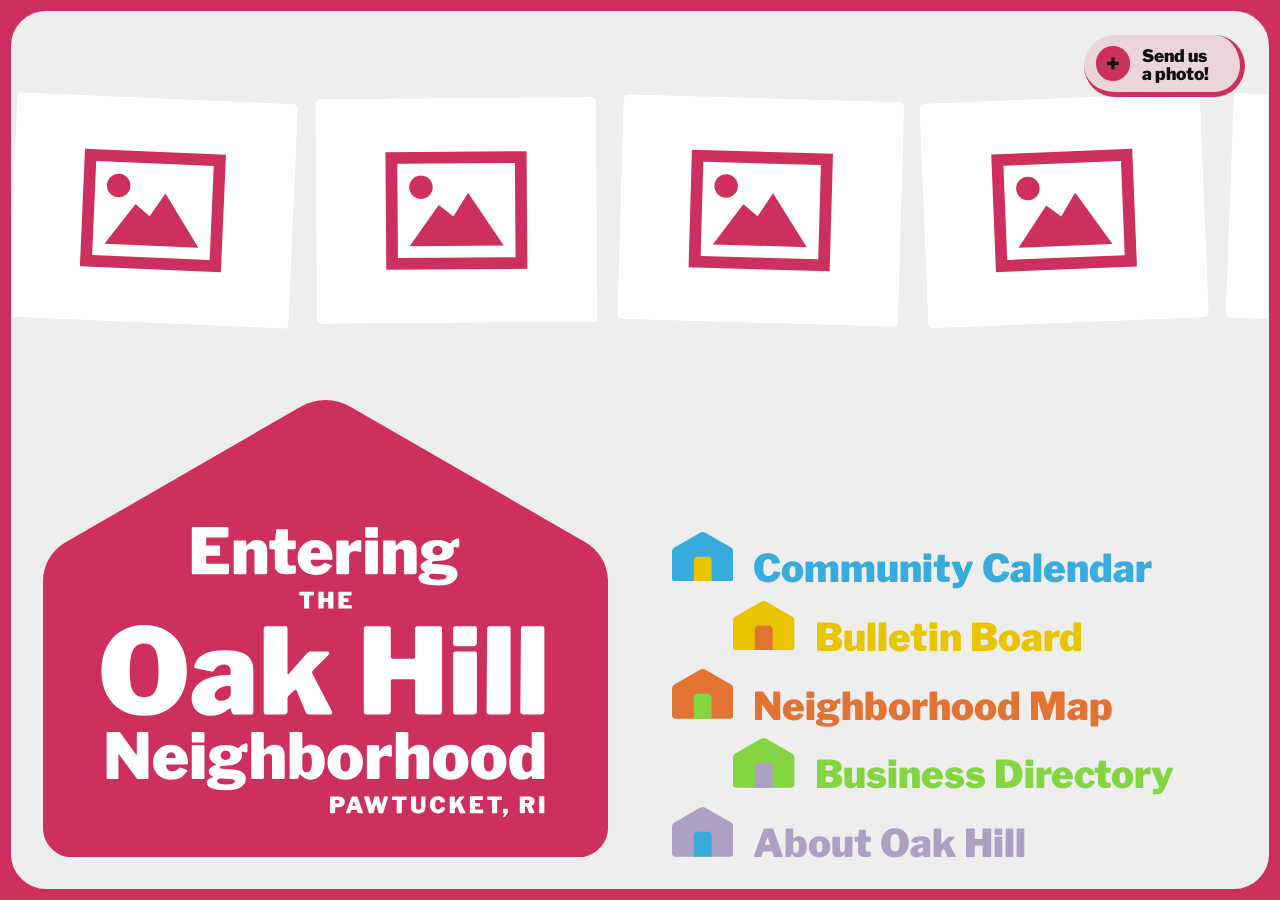
<file: index.html>
<!DOCTYPE html>
<html lang="en">
<head>
	<meta charset="UTF-8">
	<meta name="viewport" content="width=device-width, initial-scale=1.0">
	<title>Oak Hill, Pawtucket, RI</title>
	<meta name="description" content="A neighborhood website for Oak Hill in Pawtucket, Rhode Island ~ a community calendar, bulletin board, neighborhood map, and local business directory, all run by neighbors.">
	<link rel="canonical" href="https://oakhillneighborhood.com/">
	<link rel="icon" type="image/png" href="/assets/meta/favicon-red.png">
	<meta name="theme-color" content="#ce305d">
	<meta property="og:type" content="website">
	<meta property="og:site_name" content="Oak Hill">
	<meta property="og:locale" content="en_US">
	<meta property="og:url" content="https://oakhillneighborhood.com/">
	<meta property="og:title" content="Oak Hill, Pawtucket, RI">
	<meta property="og:description" content="A neighborhood website for Oak Hill in Pawtucket, Rhode Island ~ a community calendar, bulletin board, neighborhood map, and local business directory, all run by neighbors.">
	<meta property="og:image" content="https://oakhillneighborhood.com/assets/meta/opengraph.png">
	<meta property="og:image:width" content="1200">
	<meta property="og:image:height" content="630">
	<meta property="og:image:alt" content="The Oak Hill neighborhood website, Pawtucket, Rhode Island">
	<meta name="twitter:card" content="summary_large_image">
	<meta name="twitter:title" content="Oak Hill, Pawtucket, RI">
	<meta name="twitter:description" content="A neighborhood website for Oak Hill in Pawtucket, Rhode Island ~ a community calendar, bulletin board, neighborhood map, and local business directory, all run by neighbors.">
	<meta name="twitter:image" content="https://oakhillneighborhood.com/assets/meta/opengraph.png">
	<meta name="twitter:image:alt" content="The Oak Hill neighborhood website, Pawtucket, Rhode Island">
	<link rel="stylesheet" href="/style.css">
</head>
<body style="--primary: var(--red); --secondary: var(--gray);">
	<div class="home">
		<div class="home-marquee">
			<div class="home-marquee-track">
				<figure class="home-marquee-photo">
					<img src="/assets/uploads/sample-photo.svg" alt="">
					<figcaption></figcaption>
				</figure>
				<figure class="home-marquee-photo">
					<img src="/assets/uploads/sample-photo.svg" alt="">
					<figcaption></figcaption>
				</figure>
				<figure class="home-marquee-photo">
					<img src="/assets/uploads/sample-photo.svg" alt="">
					<figcaption></figcaption>
				</figure>
				<figure class="home-marquee-photo">
					<img src="/assets/uploads/sample-photo.svg" alt="">
					<figcaption></figcaption>
				</figure>
				<figure class="home-marquee-photo">
					<img src="/assets/uploads/sample-photo.svg" alt="">
					<figcaption></figcaption>
				</figure>
				<figure class="home-marquee-photo">
					<img src="/assets/uploads/sample-photo.svg" alt="">
					<figcaption></figcaption>
				</figure>
				<figure class="home-marquee-photo">
					<img src="/assets/uploads/sample-photo.svg" alt="">
					<figcaption></figcaption>
				</figure>
				<figure class="home-marquee-photo">
					<img src="/assets/uploads/sample-photo.svg" alt="">
					<figcaption></figcaption>
				</figure>
				<figure class="home-marquee-photo">
					<img src="/assets/uploads/sample-photo.svg" alt="">
					<figcaption></figcaption>
				</figure>
				<figure class="home-marquee-photo">
					<img src="/assets/uploads/sample-photo.svg" alt="">
					<figcaption></figcaption>
				</figure>
				<figure class="home-marquee-photo" aria-hidden="true">
					<img src="/assets/uploads/sample-photo.svg" alt="">
					<figcaption></figcaption>
				</figure>
				<figure class="home-marquee-photo" aria-hidden="true">
					<img src="/assets/uploads/sample-photo.svg" alt="">
					<figcaption></figcaption>
				</figure>
				<figure class="home-marquee-photo" aria-hidden="true">
					<img src="/assets/uploads/sample-photo.svg" alt="">
					<figcaption></figcaption>
				</figure>
				<figure class="home-marquee-photo" aria-hidden="true">
					<img src="/assets/uploads/sample-photo.svg" alt="">
					<figcaption></figcaption>
				</figure>
				<figure class="home-marquee-photo" aria-hidden="true">
					<img src="/assets/uploads/sample-photo.svg" alt="">
					<figcaption></figcaption>
				</figure>
				<figure class="home-marquee-photo" aria-hidden="true">
					<img src="/assets/uploads/sample-photo.svg" alt="">
					<figcaption></figcaption>
				</figure>
				<figure class="home-marquee-photo" aria-hidden="true">
					<img src="/assets/uploads/sample-photo.svg" alt="">
					<figcaption></figcaption>
				</figure>
				<figure class="home-marquee-photo" aria-hidden="true">
					<img src="/assets/uploads/sample-photo.svg" alt="">
					<figcaption></figcaption>
				</figure>
				<figure class="home-marquee-photo" aria-hidden="true">
					<img src="/assets/uploads/sample-photo.svg" alt="">
					<figcaption></figcaption>
				</figure>
				<figure class="home-marquee-photo" aria-hidden="true">
					<img src="/assets/uploads/sample-photo.svg" alt="">
					<figcaption></figcaption>
				</figure>
			</div>
		</div>
		<div class="home-logo">
			<svg viewBox="0 0 501.47 406.05"><path style="fill: var(--red);" d="M26.42,406.05c-14.57,0-26.42-11.85-26.42-26.42v-218.91c0-14.05,7.56-27.13,19.72-34.16L228.69,5.91c6.69-3.86,14.32-5.91,22.05-5.91s15.35,2.04,22.05,5.91l208.97,120.65c12.16,7.02,19.72,20.11,19.72,34.16v218.91c0,14.57-11.85,26.42-26.42,26.42H26.42Z"/><path style="fill: white;" d="M133.1,112.83h30.45c.68,0,1.02.39,1.02,1.18v6.54c0,1.02-.49,1.52-1.47,1.52h-16.97c-.87,0-1.3.36-1.3,1.07v4.79c0,.79.34,1.18,1.02,1.18h10.15c.79,0,1.18.38,1.18,1.13v6.99c0,.26-.08.49-.23.68-.15.19-.41.28-.79.28h-10.43c-.6,0-.9.26-.9.79v5.64c0,.53.23.79.68.79h18.33c.83,0,1.24.36,1.24,1.07v6.94c0,.34-.1.63-.31.87-.21.25-.56.37-1.04.37h-30.17c-1.02,0-1.52-.47-1.52-1.41v-39.14c0-.86.36-1.3,1.07-1.3ZM169.24,153.27v-27.18c0-.87.36-1.3,1.07-1.3h9.08c.68,0,1.02.38,1.02,1.13v2.54c0,.23.06.38.2.45.13.08.31,0,.54-.23.79-.86,1.65-1.64,2.59-2.31.94-.68,1.95-1.2,3.02-1.58,1.07-.38,2.19-.56,3.36-.56,2.63,0,4.77.83,6.4,2.48,1.64,1.65,2.45,3.87,2.45,6.65v19.62c0,1.13-.56,1.69-1.69,1.69h-8.29c-.49,0-.83-.1-1.02-.31-.19-.21-.28-.57-.28-1.1v-18.38c0-.86-.27-1.53-.82-2-.55-.47-1.27-.71-2.17-.71-.56,0-1.1.1-1.61.31-.51.21-.97.52-1.38.93s-.81.94-1.18,1.58v18.05c0,1.09-.62,1.64-1.86,1.64h-7.95c-.98,0-1.47-.47-1.47-1.41ZM217.8,132.4c-.49,0-.73.25-.73.73v10.83c0,.98.31,1.72.93,2.23.62.51,1.63.76,3.02.76h2.42c.3,0,.54.11.73.34.19.23.28.49.28.79l-.06,4.51c0,.9-.55,1.47-1.64,1.69-.83.11-1.66.2-2.51.25-.85.06-1.69.09-2.54.11-.85.02-1.7.03-2.57.03-2.71,0-4.94-.65-6.71-1.95-1.77-1.3-2.65-3.15-2.65-5.55v-13.76c0-.68-.28-1.02-.85-1.02h-2.71c-.9,0-1.35-.41-1.35-1.24v-5.3c0-.71.41-1.07,1.24-1.07h3.33c.41,0,.64-.23.68-.68l.9-8.35c.07-.75.41-1.13,1.02-1.13h8.29c.71,0,1.07.41,1.07,1.24v8.23c0,.41.21.62.62.62h5.19c.83,0,1.24.36,1.24,1.07v5.36c0,.83-.47,1.24-1.41,1.24h-5.24ZM238.36,145.54c.51.75,1.2,1.32,2.09,1.69.88.38,1.87.56,2.96.56.98,0,1.94-.22,2.88-.68.94-.45,2.03-1.28,3.27-2.48.15-.15.29-.23.42-.25.13-.02.39.05.76.2l5.13,2.09c.68.26.75.71.23,1.35-1.35,1.88-2.72,3.35-4.09,4.4-1.37,1.05-2.88,1.79-4.51,2.2s-3.51.62-5.61.62c-3.01,0-5.72-.64-8.12-1.92-2.41-1.28-4.31-3.05-5.7-5.3-1.39-2.25-2.09-4.85-2.09-7.78,0-3.2.72-6,2.17-8.4,1.45-2.41,3.36-4.28,5.75-5.61,2.39-1.33,4.97-2,7.75-2,2.97,0,5.6.64,7.9,1.92,2.29,1.28,4.11,3.11,5.44,5.5,1.33,2.39,2,5.29,2,8.71,0,.49-.05.84-.14,1.04-.09.21-.39.33-.87.37h-17.54c-.26,0-.47.08-.62.23-.15.15-.23.4-.23.73,0,1.13.25,2.07.76,2.82ZM245.1,135.95c.38,0,.63-.05.76-.14.13-.09.2-.31.2-.65,0-.49-.13-1.07-.4-1.75-.26-.68-.68-1.28-1.24-1.8s-1.32-.79-2.26-.79c-.75,0-1.48.18-2.17.54-.7.36-1.24.91-1.64,1.66-.4.75-.59,1.71-.59,2.88l7.33.06ZM260.69,154.34c-.21-.23-.31-.58-.31-1.07v-27.18c0-.87.36-1.3,1.07-1.3h8.8c.68,0,1.02.38,1.02,1.13v3.16c0,.26.11.42.34.48s.43-.05.62-.31c.6-.94,1.37-1.79,2.31-2.54.94-.75,1.94-1.35,2.99-1.8,1.05-.45,2.01-.68,2.88-.68,1.39,0,2.09.38,2.09,1.13v8.57c0,.79-.38,1.09-1.13.9-.87-.23-1.76-.38-2.68-.48-.92-.09-1.65-.14-2.17-.14-.6,0-1.19.1-1.78.31-.58.21-1.11.5-1.58.87-.47.38-.84.79-1.1,1.24-.26.45-.39.92-.39,1.41v15c0,1.09-.62,1.64-1.86,1.64h-7.95c-.56,0-.95-.11-1.16-.34ZM297.26,120.67c0,1.09-.62,1.63-1.86,1.63h-7.95c-.56,0-.95-.12-1.16-.37-.21-.24-.31-.61-.31-1.1v-6.71c0-.86.36-1.3,1.07-1.3h9.19c.68,0,1.02.39,1.02,1.18v6.66ZM297.26,153.04c0,.6-.15,1.02-.45,1.27-.3.25-.77.37-1.41.37h-7.95c-.56,0-.95-.11-1.16-.34-.21-.23-.31-.58-.31-1.07v-27.18c0-.87.36-1.3,1.07-1.3h9.19c.68,0,1.02.38,1.02,1.13v27.13ZM301.88,153.27v-27.18c0-.87.36-1.3,1.07-1.3h9.08c.68,0,1.02.38,1.02,1.13v2.54c0,.23.06.38.2.45.13.08.31,0,.54-.23.79-.86,1.65-1.64,2.59-2.31.94-.68,1.95-1.2,3.02-1.58,1.07-.38,2.19-.56,3.36-.56,2.63,0,4.77.83,6.4,2.48,1.64,1.65,2.45,3.87,2.45,6.65v19.62c0,1.13-.56,1.69-1.69,1.69h-8.29c-.49,0-.83-.1-1.02-.31-.19-.21-.28-.57-.28-1.1v-18.38c0-.86-.27-1.53-.82-2-.55-.47-1.27-.71-2.17-.71-.56,0-1.1.1-1.61.31-.51.21-.97.52-1.38.93s-.81.94-1.18,1.58v18.05c0,1.09-.62,1.64-1.86,1.64h-7.95c-.98,0-1.47-.47-1.47-1.41ZM369.11,123.29c.23.21.34.57.34,1.1v5.08c0,.64-.14,1.08-.42,1.33-.28.25-.63.29-1.04.14-.38-.11-.8-.21-1.27-.28-.47-.08-.87-.11-1.21-.11-1.02,0-1.39.43-1.13,1.3.08.26.14.54.2.85.06.3.08.6.08.9,0,1.69-.55,3.24-1.64,4.65-1.09,1.41-2.72,2.54-4.88,3.38-2.16.85-4.82,1.27-7.98,1.27-1.24,0-2.25.07-3.02.2-.77.13-1.33.31-1.69.54-.36.23-.54.49-.54.79,0,.41.21.7.62.85.41.15,1.03.26,1.86.34l8.57.51c4.17.26,7.23,1.15,9.16,2.65,1.94,1.5,2.9,3.42,2.9,5.75,0,2.86-1.43,5.24-4.29,7.16-2.86,1.92-7.12,2.88-12.8,2.88s-10.3-.56-13.2-1.66c-2.9-1.11-4.34-2.85-4.34-5.22,0-1.28.54-2.26,1.61-2.93,1.07-.68,2.36-1.22,3.86-1.63.53-.15.53-.36,0-.62-.98-.49-1.84-1.1-2.59-1.83-.75-.73-1.13-1.68-1.13-2.85,0-.9.3-1.7.9-2.4.6-.7,1.37-1.33,2.31-1.92.94-.58,1.92-1.08,2.93-1.5.19-.07.34-.17.45-.28.11-.11.02-.24-.28-.4-1.84-.79-3.28-1.83-4.31-3.13-1.03-1.3-1.55-2.81-1.55-4.54,0-2.71,1.28-4.93,3.83-6.68,2.56-1.75,6.35-2.62,11.39-2.62,2.14,0,4.01.24,5.61.71,1.6.47,2.87,1.08,3.81,1.83.3.23.62.32.96.28.34-.04.6-.19.79-.45.53-.71,1.17-1.35,1.95-1.92.77-.56,1.56-1,2.37-1.33.81-.32,1.48-.48,2-.48.3,0,.56.1.79.31ZM346.38,154.23c-.79-.04-1.48.03-2.06.2-.58.17-1.03.4-1.35.71-.32.3-.48.66-.48,1.07,0,.68.26,1.27.79,1.78.53.51,1.44.89,2.73,1.16,1.3.26,3.13.39,5.5.39,2.22,0,3.9-.27,5.05-.82,1.15-.55,1.72-1.23,1.72-2.06,0-.53-.32-1-.96-1.41-.64-.41-1.56-.64-2.76-.68l-8.18-.34ZM353.43,136.52c.68-.83,1.02-1.73,1.02-2.71,0-1.17-.34-2.16-1.02-2.99-.68-.83-1.8-1.24-3.38-1.24-1.39,0-2.47.41-3.24,1.24-.77.83-1.16,1.82-1.16,2.99,0,1.01.38,1.93,1.16,2.74.77.81,1.85,1.21,3.24,1.21,1.58,0,2.71-.41,3.38-1.24ZM227.47,170.72c0-.13.04-.24.12-.33.08-.09.21-.13.38-.13h12.01c.17,0,.3.04.38.13.08.09.12.2.12.33v2.39c0,.25-.15.38-.44.38h-3.56c-.16,0-.24.07-.24.2v11.03c0,.29-.13.44-.38.44h-3.82c-.24,0-.36-.13-.36-.4v-10.99c0-.19-.07-.28-.22-.28h-3.54c-.31,0-.46-.13-.46-.38v-2.39ZM249.39,179.2c-.21,0-.32.1-.32.3v5.08c0,.39-.22.58-.66.58h-3.35c-.21,0-.36-.04-.43-.12s-.11-.21-.11-.38v-13.94c0-.31.13-.46.38-.46h3.82c.24,0,.36.14.36.42v4.66c0,.27.12.4.36.4h3.37c.24,0,.36-.13.36-.4v-4.66c0-.28.12-.42.36-.42h3.82c.25,0,.38.15.38.46v13.94c0,.17-.04.3-.11.38-.07.08-.22.12-.43.12h-3.35c-.44,0-.66-.19-.66-.58v-5.08c0-.2-.11-.3-.32-.3h-3.46ZM262.61,170.26h10.85c.24,0,.36.14.36.42v2.33c0,.36-.17.54-.52.54h-6.05c-.31,0-.46.13-.46.38v1.71c0,.28.12.42.36.42h3.62c.28,0,.42.13.42.4v2.49c0,.09-.03.17-.08.24-.05.07-.15.1-.28.1h-3.72c-.21,0-.32.09-.32.28v2.01c0,.19.08.28.24.28h6.53c.29,0,.44.13.44.38v2.47c0,.12-.04.22-.11.31-.07.09-.2.13-.37.13h-10.75c-.36,0-.54-.17-.54-.5v-13.94c0-.31.13-.46.38-.46ZM69.72,275.36c-5.7-3.27-10.1-7.92-13.2-13.94-3.1-6.02-4.65-13.07-4.65-21.17s1.58-15.27,4.75-21.33c3.17-6.05,7.6-10.75,13.3-14.1,5.7-3.34,12.35-5.02,19.96-5.02s14.24,1.67,19.9,5.02c5.67,3.34,10.07,8.04,13.2,14.1,3.13,6.06,4.7,13.16,4.7,21.33s-1.55,15.14-4.65,21.12c-3.1,5.98-7.48,10.63-13.15,13.94-5.67,3.31-12.34,4.96-20.01,4.96s-14.47-1.64-20.17-4.91ZM99.66,258.52c1.94-3.52,2.9-9.5,2.9-17.95s-.99-14.99-2.96-18.79c-1.97-3.8-5.21-5.7-9.71-5.7s-7.87,1.9-9.87,5.7c-2.01,3.8-3.01,10.07-3.01,18.79s.97,14.43,2.9,17.95c1.94,3.52,5.26,5.28,9.98,5.28s7.83-1.76,9.77-5.28ZM157.52,278.68c-2.5,1.06-5.4,1.58-8.71,1.58-5.28,0-9.42-1.48-12.41-4.43-2.99-2.96-4.49-6.62-4.49-10.98s1.32-7.78,3.96-10.88c2.64-3.1,6.39-5.51,11.25-7.23,4.86-1.72,10.59-2.59,17.21-2.59h.74c.28,0,.62-.09,1-.26.39-.18.58-.58.58-1.21v-1.79c0-1.97-.51-3.48-1.53-4.54-1.02-1.06-2.59-1.58-4.7-1.58-1.48,0-2.99.33-4.54,1-1.55.67-2.78,1.99-3.7,3.96-.28.57-.58.93-.9,1.11-.32.18-.97.19-1.95.05l-13.83-2.74c-.49-.14-.86-.4-1.11-.79-.25-.39-.12-1.25.37-2.59,1.62-4.5,4.73-7.72,9.34-9.66,4.61-1.94,10.36-2.9,17.26-2.9s11.65.74,15.31,2.22c3.66,1.48,6.25,3.52,7.76,6.12,1.51,2.61,2.27,5.63,2.27,9.08v36.74c0,1.06-.16,1.8-.48,2.22-.32.42-.97.63-1.95.63h-14.47c-.92,0-1.57-.37-1.95-1.11-.39-.74-.65-1.6-.79-2.59l-.11-.74c-.21-1.41-1.16-1.41-2.85,0-1.9,1.55-4.1,2.85-6.6,3.91ZM165.07,253.66h-.42c-.84,0-1.95.16-3.33.47-1.37.32-2.73.81-4.07,1.48-1.34.67-2.48,1.53-3.43,2.59-.95,1.06-1.43,2.32-1.43,3.8s.53,2.68,1.58,3.59c1.06.92,2.53,1.37,4.43,1.37,1.41,0,2.59-.21,3.54-.63.95-.42,1.71-.88,2.27-1.37.63-.56,1.2-1.14,1.69-1.74.49-.6.74-1.28.74-2.06v-5.6c0-1.27-.53-1.9-1.58-1.9ZM256.4,278.16c-.35.7-1.02,1.06-2.01,1.06h-18.06c-.92,0-1.64-.25-2.16-.74-.53-.49-.97-1.16-1.32-2.01l-7.6-18.16c-.28-.7-.58-1.11-.9-1.21-.32-.11-.76.12-1.32.69l-5.07,4.75c-.28.28-.51.63-.69,1.06-.18.42-.26,1.06-.26,1.9v10.66c0,1.13-.26,1.92-.79,2.38-.53.46-1.39.69-2.59.69h-14.89c-1.13,0-1.88-.21-2.27-.63-.39-.42-.58-1.09-.58-2.01v-73.28c0-1.62.67-2.43,2.01-2.43h17.21c1.27,0,1.9.74,1.9,2.22v39.6c0,.28.11.51.32.69.21.18.53.02.95-.47l15.84-17.85c1.2-1.2,2.29-1.79,3.27-1.79h14.47c1.2,0,1.92.32,2.16.95.25.63.02,1.34-.69,2.11l-13.62,13.62c-.49.56-.78,1.07-.84,1.53-.07.46.14,1.18.63,2.16l16.89,32.63c.35.56.35,1.2,0,1.9ZM310.36,247.85c-1.13,0-1.69.53-1.69,1.58v26.71c0,2.04-1.16,3.06-3.48,3.06h-17.63c-1.13,0-1.88-.21-2.27-.63-.39-.42-.58-1.09-.58-2.01v-73.28c0-1.62.67-2.43,2.01-2.43h20.06c1.27,0,1.9.74,1.9,2.22v24.5c0,1.41.63,2.11,1.9,2.11h17.74c1.27,0,1.9-.7,1.9-2.11v-24.5c0-1.48.63-2.22,1.9-2.22h20.06c1.34,0,2.01.81,2.01,2.43v73.28c0,.92-.19,1.58-.58,2.01-.39.42-1.15.63-2.27.63h-17.63c-2.32,0-3.48-1.02-3.48-3.06v-26.71c0-1.06-.56-1.58-1.69-1.58h-18.16ZM385.12,215.54c0,2.04-1.16,3.06-3.48,3.06h-14.89c-1.06,0-1.78-.23-2.16-.69-.39-.46-.58-1.14-.58-2.06v-12.56c0-1.62.67-2.43,2.01-2.43h17.21c1.27,0,1.9.74,1.9,2.22v12.46ZM385.12,276.15c0,1.13-.28,1.92-.84,2.38-.56.46-1.44.69-2.64.69h-14.89c-1.06,0-1.78-.21-2.16-.63-.39-.42-.58-1.09-.58-2.01v-50.89c0-1.62.67-2.43,2.01-2.43h17.21c1.27,0,1.9.7,1.9,2.11v50.79ZM415,276.15c0,1.13-.28,1.92-.84,2.38-.56.46-1.44.69-2.64.69h-14.99c-1.9,0-2.85-.88-2.85-2.64l.53-73.28c0-1.62.67-2.43,2.01-2.43h16.89c1.27,0,1.9.74,1.9,2.22v73.07ZM444.99,276.15c0,1.13-.28,1.92-.84,2.38-.56.46-1.44.69-2.64.69h-14.99c-1.9,0-2.85-.88-2.85-2.64l.53-73.28c0-1.62.67-2.43,2.01-2.43h16.89c1.27,0,1.9.74,1.9,2.22v73.07ZM92.69,294.59c.56,0,.85.32.85.96v39.87c0,.3-.12.54-.37.73-.25.19-.56.28-.93.28h-7.73c-.3,0-.56-.05-.76-.14-.21-.09-.46-.33-.76-.71l-15.51-21.04c-.15-.19-.28-.26-.39-.23-.11.04-.17.15-.17.34v20.53c.04.83-.41,1.24-1.35,1.24h-7.67c-.94,0-1.41-.38-1.41-1.13v-39.42c0-.86.41-1.3,1.24-1.3h9.19c.49,0,.85.07,1.1.2.24.13.52.4.82.82l13.53,18.84c.26.34.48.5.65.48.17-.02.25-.25.25-.71v-18.44c0-.79.41-1.18,1.24-1.18h8.18ZM110.03,327.29c.51.75,1.2,1.32,2.09,1.69.88.38,1.87.56,2.96.56.98,0,1.94-.23,2.88-.68.94-.45,2.03-1.28,3.27-2.48.15-.15.29-.23.42-.25.13-.02.39.05.76.2l5.13,2.09c.68.26.75.71.23,1.35-1.35,1.88-2.72,3.35-4.09,4.4-1.37,1.05-2.88,1.79-4.51,2.2s-3.51.62-5.61.62c-3.01,0-5.72-.64-8.12-1.92-2.41-1.28-4.31-3.04-5.7-5.3-1.39-2.26-2.09-4.85-2.09-7.78,0-3.2.72-6,2.17-8.4,1.45-2.41,3.36-4.28,5.75-5.61,2.39-1.33,4.97-2,7.75-2,2.97,0,5.6.64,7.9,1.92,2.29,1.28,4.11,3.11,5.44,5.5,1.33,2.39,2,5.29,2,8.71,0,.49-.05.84-.14,1.04-.09.21-.39.33-.87.37h-17.54c-.26,0-.47.08-.62.23-.15.15-.23.39-.23.73,0,1.13.25,2.07.76,2.82ZM116.77,317.71c.38,0,.63-.05.76-.14.13-.09.2-.31.2-.65,0-.49-.13-1.07-.4-1.75-.26-.68-.68-1.28-1.24-1.8-.56-.53-1.32-.79-2.26-.79-.75,0-1.48.18-2.17.54-.7.36-1.24.91-1.64,1.66-.4.75-.59,1.71-.59,2.88l7.33.06ZM143.33,302.42c0,1.09-.62,1.64-1.86,1.64h-7.95c-.56,0-.95-.12-1.16-.37-.21-.24-.31-.61-.31-1.1v-6.71c0-.86.36-1.3,1.07-1.3h9.19c.68,0,1.02.39,1.02,1.18v6.65ZM143.33,334.79c0,.6-.15,1.03-.45,1.27-.3.24-.77.37-1.41.37h-7.95c-.56,0-.95-.11-1.16-.34-.21-.23-.31-.58-.31-1.07v-27.18c0-.86.36-1.3,1.07-1.3h9.19c.68,0,1.02.38,1.02,1.13v27.12ZM181.12,305.05c.23.21.34.57.34,1.1v5.08c0,.64-.14,1.08-.42,1.33-.28.25-.63.29-1.04.14-.38-.11-.8-.21-1.27-.28-.47-.07-.87-.11-1.21-.11-1.02,0-1.39.43-1.13,1.3.08.26.14.55.2.85.06.3.08.6.08.9,0,1.69-.55,3.24-1.64,4.65-1.09,1.41-2.72,2.54-4.88,3.38-2.16.85-4.82,1.27-7.98,1.27-1.24,0-2.25.07-3.02.2-.77.13-1.33.31-1.69.54-.36.23-.54.49-.54.79,0,.41.21.7.62.85.41.15,1.03.26,1.86.34l8.57.51c4.17.26,7.23,1.15,9.16,2.65,1.94,1.5,2.9,3.42,2.9,5.75,0,2.86-1.43,5.24-4.29,7.16-2.86,1.92-7.12,2.88-12.8,2.88s-10.3-.56-13.2-1.66c-2.9-1.11-4.34-2.85-4.34-5.22,0-1.28.54-2.26,1.61-2.93,1.07-.68,2.36-1.22,3.86-1.64.53-.15.53-.36,0-.62-.98-.49-1.84-1.1-2.59-1.83-.75-.73-1.13-1.68-1.13-2.85,0-.9.3-1.7.9-2.4.6-.69,1.37-1.33,2.31-1.92.94-.58,1.92-1.08,2.93-1.49.19-.08.34-.17.45-.28.11-.11.02-.24-.28-.39-1.84-.79-3.28-1.83-4.31-3.13-1.03-1.3-1.55-2.81-1.55-4.54,0-2.71,1.28-4.93,3.83-6.68,2.56-1.75,6.35-2.62,11.39-2.62,2.14,0,4.01.24,5.61.7,1.6.47,2.87,1.08,3.81,1.83.3.23.62.32.96.28.34-.04.6-.19.79-.45.53-.71,1.17-1.35,1.95-1.92.77-.56,1.56-1.01,2.37-1.33.81-.32,1.48-.48,2-.48.3,0,.56.1.79.31ZM158.39,335.98c-.79-.04-1.48.03-2.06.2-.58.17-1.03.4-1.35.71-.32.3-.48.66-.48,1.07,0,.68.26,1.27.79,1.78.53.51,1.44.89,2.73,1.16,1.3.26,3.13.39,5.5.39,2.22,0,3.9-.27,5.05-.82,1.15-.55,1.72-1.23,1.72-2.06,0-.53-.32-1-.96-1.41-.64-.41-1.56-.64-2.76-.68l-8.18-.34ZM165.44,318.27c.68-.83,1.02-1.73,1.02-2.71,0-1.17-.34-2.16-1.02-2.99s-1.8-1.24-3.38-1.24c-1.39,0-2.47.41-3.24,1.24-.77.83-1.16,1.82-1.16,2.99,0,1.02.38,1.93,1.16,2.74.77.81,1.85,1.21,3.24,1.21,1.58,0,2.71-.41,3.38-1.24ZM184.84,335.02v-39.14c0-.86.36-1.3,1.07-1.3h9.02c.68,0,1.02.39,1.02,1.18v14.04c0,.23.06.37.2.42.13.06.31,0,.54-.2,1.09-1.05,2.13-1.87,3.13-2.45,1-.58,1.98-1,2.96-1.24.98-.24,1.95-.37,2.93-.37,2.78,0,4.94.8,6.49,2.4,1.54,1.6,2.31,3.9,2.31,6.91v19.46c0,1.13-.56,1.69-1.69,1.69h-8.29c-.49,0-.83-.1-1.02-.31-.19-.21-.28-.57-.28-1.1v-18.38c0-.86-.26-1.53-.79-2-.53-.47-1.24-.7-2.14-.7-.56,0-1.1.1-1.61.31-.51.21-.97.52-1.38.93-.41.41-.81.94-1.18,1.58v18.05c0,1.09-.62,1.64-1.86,1.64h-7.95c-.98,0-1.47-.47-1.47-1.41ZM220.42,336.43c-.6,0-1.01-.11-1.21-.34-.21-.23-.31-.58-.31-1.07v-39.14c0-.86.36-1.3,1.07-1.3h9.19c.68,0,1.02.39,1.02,1.18v12.69c0,.45.11.7.34.73.23.04.47-.06.73-.28.79-.75,1.57-1.33,2.34-1.75.77-.41,1.56-.71,2.37-.9.81-.19,1.63-.28,2.45-.28,2.44,0,4.53.62,6.26,1.86,1.73,1.24,3.05,3,3.98,5.27.92,2.28,1.38,4.99,1.38,8.15,0,4.77-1.1,8.59-3.3,11.45-2.2,2.86-5.37,4.29-9.5,4.29-1.17,0-2.28-.19-3.36-.56-1.07-.38-2.06-.92-2.96-1.64-.9-.71-1.73-1.54-2.48-2.48-.15-.19-.29-.26-.42-.23-.13.04-.24.17-.31.4l-.9,2.65c-.26.87-.75,1.3-1.47,1.3h-4.91ZM230.18,326c0,.94.17,1.74.51,2.4.34.66.81,1.16,1.41,1.49.6.34,1.3.51,2.09.51.98,0,1.79-.28,2.45-.85.66-.56,1.16-1.5,1.49-2.82.34-1.32.51-3.06.51-5.24,0-3.27-.37-5.53-1.1-6.77-.73-1.24-1.8-1.86-3.19-1.86-.87,0-1.64.2-2.31.59-.68.39-1.3.95-1.86,1.66v10.88ZM260.04,335.02c-2.35-1.32-4.19-3.13-5.53-5.44-1.33-2.31-2-4.95-2-7.92,0-3.16.7-5.91,2.09-8.26,1.39-2.35,3.27-4.17,5.64-5.47,2.37-1.3,5.04-1.95,8.01-1.95,3.16,0,5.91.68,8.26,2.03,2.35,1.35,4.18,3.21,5.5,5.55,1.32,2.35,1.97,5.05,1.97,8.09s-.67,5.61-2,7.92c-1.33,2.31-3.19,4.13-5.55,5.44-2.37,1.32-5.11,1.97-8.23,1.97s-5.8-.66-8.15-1.97ZM270.73,328.9c.64-.58,1.11-1.5,1.41-2.74.3-1.24.45-2.82.45-4.74s-.15-3.61-.45-4.85c-.3-1.24-.77-2.15-1.41-2.74-.64-.58-1.47-.87-2.48-.87s-1.8.29-2.45.87c-.66.58-1.14,1.49-1.44,2.74-.3,1.24-.45,2.86-.45,4.85s.15,3.54.45,4.77c.3,1.22.78,2.12,1.44,2.71.66.58,1.48.87,2.45.87s1.84-.29,2.48-.87ZM287.79,336.09c-.21-.23-.31-.58-.31-1.07v-27.18c0-.86.36-1.3,1.07-1.3h8.8c.68,0,1.02.38,1.02,1.13v3.16c0,.26.11.42.34.48.23.06.43-.05.62-.31.6-.94,1.37-1.79,2.31-2.54.94-.75,1.94-1.35,2.99-1.8,1.05-.45,2.01-.68,2.88-.68,1.39,0,2.09.38,2.09,1.13v8.57c0,.79-.38,1.09-1.13.9-.87-.23-1.76-.39-2.68-.48-.92-.09-1.65-.14-2.17-.14-.6,0-1.19.1-1.78.31-.58.21-1.11.5-1.58.87-.47.38-.84.79-1.1,1.24-.26.45-.39.92-.39,1.41v15c0,1.09-.62,1.64-1.86,1.64h-7.95c-.56,0-.95-.11-1.16-.34ZM313.13,335.02v-39.14c0-.86.36-1.3,1.07-1.3h9.02c.68,0,1.02.39,1.02,1.18v14.04c0,.23.06.37.2.42.13.06.31,0,.54-.2,1.09-1.05,2.13-1.87,3.13-2.45,1-.58,1.98-1,2.96-1.24.98-.24,1.95-.37,2.93-.37,2.78,0,4.94.8,6.49,2.4,1.54,1.6,2.31,3.9,2.31,6.91v19.46c0,1.13-.56,1.69-1.69,1.69h-8.29c-.49,0-.83-.1-1.02-.31-.19-.21-.28-.57-.28-1.1v-18.38c0-.86-.26-1.53-.79-2-.53-.47-1.24-.7-2.14-.7-.56,0-1.1.1-1.61.31-.51.21-.97.52-1.38.93-.41.41-.81.94-1.18,1.58v18.05c0,1.09-.62,1.64-1.86,1.64h-7.95c-.98,0-1.47-.47-1.47-1.41ZM353.6,335.02c-2.35-1.32-4.19-3.13-5.53-5.44-1.33-2.31-2-4.95-2-7.92,0-3.16.7-5.91,2.09-8.26,1.39-2.35,3.27-4.17,5.64-5.47,2.37-1.3,5.04-1.95,8.01-1.95,3.16,0,5.91.68,8.26,2.03,2.35,1.35,4.18,3.21,5.5,5.55,1.32,2.35,1.97,5.05,1.97,8.09s-.67,5.61-2,7.92c-1.33,2.31-3.19,4.13-5.55,5.44-2.37,1.32-5.11,1.97-8.23,1.97s-5.8-.66-8.15-1.97ZM364.28,328.9c.64-.58,1.11-1.5,1.41-2.74.3-1.24.45-2.82.45-4.74s-.15-3.61-.45-4.85c-.3-1.24-.77-2.15-1.41-2.74-.64-.58-1.47-.87-2.48-.87s-1.8.29-2.45.87c-.66.58-1.14,1.49-1.44,2.74-.3,1.24-.45,2.86-.45,4.85s.15,3.54.45,4.77c.3,1.22.78,2.12,1.44,2.71.66.58,1.48.87,2.45.87s1.84-.29,2.48-.87ZM387.43,335.02c-2.35-1.32-4.19-3.13-5.53-5.44-1.33-2.31-2-4.95-2-7.92,0-3.16.7-5.91,2.09-8.26,1.39-2.35,3.27-4.17,5.64-5.47,2.37-1.3,5.04-1.95,8.01-1.95,3.16,0,5.91.68,8.26,2.03,2.35,1.35,4.18,3.21,5.5,5.55,1.32,2.35,1.97,5.05,1.97,8.09s-.67,5.61-2,7.92c-1.33,2.31-3.19,4.13-5.55,5.44-2.37,1.32-5.11,1.97-8.23,1.97s-5.8-.66-8.15-1.97ZM398.12,328.9c.64-.58,1.11-1.5,1.41-2.74.3-1.24.45-2.82.45-4.74s-.15-3.61-.45-4.85c-.3-1.24-.77-2.15-1.41-2.74-.64-.58-1.47-.87-2.48-.87s-1.8.29-2.45.87c-.66.58-1.14,1.49-1.44,2.74-.3,1.24-.45,2.86-.45,4.85s.15,3.54.45,4.77c.3,1.22.78,2.12,1.44,2.71.66.58,1.48.87,2.45.87s1.84-.29,2.48-.87ZM434.3,336.15c-.28-.19-.42-.53-.42-1.01v-1.07c0-.26-.09-.41-.28-.45-.19-.04-.38.04-.56.23-.71.68-1.46,1.25-2.23,1.72-.77.47-1.62.83-2.54,1.07-.92.24-1.97.37-3.13.37-2.22,0-4.17-.57-5.87-1.72-1.69-1.15-3.02-2.87-3.98-5.16-.96-2.29-1.44-5.13-1.44-8.52,0-3.16.55-5.9,1.66-8.23,1.11-2.33,2.57-4.14,4.37-5.44,1.8-1.3,3.74-1.95,5.81-1.95,1.28,0,2.47.21,3.58.62,1.11.41,2.25,1.18,3.41,2.31.3.23.55.32.76.28.21-.04.31-.28.31-.73v-12.69c0-.79.34-1.18,1.02-1.18h9.14c.71,0,1.07.43,1.07,1.3v39.14c0,.49-.1.85-.31,1.07-.21.23-.61.34-1.21.34h-8.18c-.38,0-.71-.09-.99-.28ZM431.93,313.51c-.58-.36-1.31-.54-2.17-.54s-1.65.26-2.34.79c-.7.53-1.23,1.41-1.61,2.65-.38,1.24-.56,2.95-.56,5.13s.18,3.85.54,5.13c.36,1.28.87,2.19,1.55,2.73.68.55,1.48.82,2.42.82.75,0,1.42-.16,2-.48.58-.32,1.05-.76,1.41-1.33.36-.56.54-1.2.54-1.92v-11.39c-.6-.71-1.19-1.25-1.78-1.61ZM267.14,359.18c-.47.7-1.11,1.25-1.94,1.63-.82.38-1.78.57-2.88.57h-2.75c-.16,0-.24.07-.24.22v4.54c0,.39-.22.58-.66.58h-3.37c-.2,0-.34-.04-.41-.12-.07-.08-.11-.21-.11-.38v-13.94c0-.31.13-.46.38-.46h6.65c1.1,0,2.11.18,3.02.53.92.36,1.65.89,2.2,1.61.55.72.82,1.62.82,2.7,0,.98-.23,1.82-.7,2.52ZM262.96,355.76c-.15-.23-.35-.42-.6-.54-.25-.13-.54-.19-.84-.19h-1.73c-.31,0-.46.14-.46.42v2.27c0,.29.11.44.34.44h1.97c.48,0,.86-.15,1.13-.46s.41-.68.41-1.1c0-.32-.07-.6-.22-.83ZM268.95,366.51c-.07-.14-.06-.32.02-.53l4.86-13.7c.07-.16.14-.28.22-.35.08-.07.21-.11.38-.11h3.96c.35,0,.59.18.72.54l4.82,13.68c.05.13.06.28.01.44-.05.16-.14.24-.29.24h-3.94c-.23,0-.38-.11-.44-.34l-.78-2.31c-.03-.07-.06-.12-.09-.17-.03-.05-.1-.07-.21-.07h-4.26c-.16,0-.26.07-.3.22l-.82,2.37c-.03.08-.08.15-.15.21-.07.06-.18.09-.33.09h-3.05c-.15,0-.25-.07-.32-.21ZM277.19,360.41c.2,0,.26-.13.18-.4l-1.21-3.43c-.03-.07-.07-.1-.12-.1s-.09.03-.12.1l-1.23,3.42c-.11.28-.04.42.2.42h2.29ZM306.14,352.05c.1.15.12.34.05.57l-4.08,13.6c-.12.33-.36.5-.72.5h-2.77c-.39,0-.63-.17-.72-.5l-2.09-7.07c-.04-.16-.09-.24-.14-.25-.05,0-.11.09-.18.29l-2.07,7.03c-.09.33-.33.5-.72.5h-2.87c-.36,0-.6-.17-.72-.5l-4.1-13.6c-.05-.23-.03-.42.07-.57.1-.15.28-.23.53-.23h3.31c.21,0,.36.04.45.11.09.07.15.18.19.31l2.13,7.45c.04.15.08.22.13.23.05,0,.08-.04.11-.15l2.11-7.53c.03-.13.09-.24.18-.31.09-.07.25-.11.46-.11h2.81c.21,0,.36.04.45.11.09.07.15.18.19.31l2.21,7.63c.03.08.07.13.12.14.05.01.09-.02.1-.1l2.05-7.67c.03-.13.09-.24.18-.31.09-.07.25-.11.46-.11h2.33c.27,0,.45.08.55.23ZM309.7,352.28c0-.13.04-.24.12-.33.08-.09.21-.13.38-.13h12.01c.17,0,.3.04.38.13.08.09.12.2.12.33v2.39c0,.25-.15.38-.44.38h-3.56c-.16,0-.24.07-.24.2v11.03c0,.29-.13.44-.38.44h-3.82c-.24,0-.36-.13-.36-.4v-10.99c0-.19-.07-.28-.22-.28h-3.54c-.31,0-.46-.13-.46-.38v-2.39ZM338.63,364.48c-.54.89-1.29,1.52-2.25,1.89-.96.37-2.09.55-3.37.55-1.61,0-2.88-.25-3.82-.74-.94-.5-1.61-1.23-2.01-2.2-.4-.97-.6-2.15-.6-3.54v-8.16c0-.31.13-.46.38-.46h3.82c.24,0,.36.14.36.42v8.68c0,1.02.2,1.74.59,2.17s.93.64,1.62.64c.42,0,.8-.08,1.15-.25.35-.17.64-.46.85-.88.21-.42.32-1,.32-1.74v-8.58c0-.31.13-.46.38-.46h3.01c.24,0,.36.14.36.42v8.6c0,1.54-.27,2.75-.8,3.65ZM352.8,351.96c.72.23,1.35.55,1.91.96s1.01.9,1.37,1.47c.35.56.6,1.18.73,1.85.07.28.08.46.03.54-.05.08-.14.13-.29.16l-3.52.22c-.15,0-.24-.03-.28-.09s-.07-.16-.1-.29c-.11-.59-.31-1.08-.61-1.48-.3-.39-.79-.59-1.46-.59-.75,0-1.35.33-1.8.99-.45.66-.67,1.81-.67,3.45s.2,2.82.61,3.48c.41.66,1.02.99,1.84.99.67,0,1.26-.17,1.78-.51.52-.34.95-.95,1.3-1.84.07-.16.25-.21.56-.16l2.51.5c.07.01.14.06.22.14.08.08.1.25.06.52-.04.21-.15.51-.32.88-.17.38-.42.78-.74,1.22-.32.44-.74.84-1.25,1.22-.51.38-1.11.7-1.82.94-.7.25-1.52.37-2.44.37-1.43,0-2.68-.34-3.75-1.01-1.06-.68-1.89-1.61-2.47-2.79-.58-1.19-.87-2.53-.87-4.05s.29-2.83.87-3.94c.58-1.11,1.41-1.97,2.48-2.59s2.33-.92,3.78-.92c.84,0,1.62.11,2.34.34ZM374.97,366.53c-.03.13-.15.19-.35.19h-3.92c-.36,0-.6-.13-.72-.4l-2.45-5.58c-.11-.17-.25-.14-.44.1l-1.43,1.83c-.08.09-.12.24-.12.44v3.03c0,.39-.22.58-.66.58h-3.35c-.21,0-.36-.04-.43-.12-.07-.08-.11-.21-.11-.38v-13.94c0-.31.13-.46.38-.46h3.82c.24,0,.36.14.36.42v5.08c0,.16.03.24.09.24s.13-.05.21-.14l3.7-5.18c.11-.15.22-.25.33-.32.11-.07.29-.1.53-.1h3.05c.23,0,.39.06.48.18.09.12.07.25-.06.4l-3.29,4.04c-.15.19-.17.4-.06.64l4.38,9.02c.08.16.1.3.07.43ZM379.28,351.81h10.85c.24,0,.36.14.36.42v2.33c0,.36-.17.54-.52.54h-6.05c-.31,0-.46.13-.46.38v1.71c0,.28.12.42.36.42h3.62c.28,0,.42.13.42.4v2.49c0,.09-.03.17-.08.24-.05.07-.15.1-.28.1h-3.72c-.21,0-.32.09-.32.28v2.01c0,.19.08.28.24.28h6.53c.29,0,.44.13.44.38v2.47c0,.12-.04.22-.11.31-.07.09-.2.13-.37.13h-10.75c-.36,0-.54-.17-.54-.5v-13.94c0-.31.13-.46.38-.46ZM394.31,352.28c0-.13.04-.24.12-.33.08-.09.21-.13.38-.13h12.01c.17,0,.3.04.38.13.08.09.12.2.12.33v2.39c0,.25-.15.38-.44.38h-3.56c-.16,0-.24.07-.24.2v11.03c0,.29-.13.44-.38.44h-3.82c-.24,0-.36-.13-.36-.4v-10.99c0-.19-.07-.28-.22-.28h-3.54c-.31,0-.46-.13-.46-.38v-2.39ZM408.51,369.87c-.07-.11-.07-.22-.02-.34l1-2.17c.19-.43.13-.64-.18-.64h-.44c-.36,0-.54-.17-.54-.5v-3.03c0-.29.13-.44.38-.44h3.48c.24,0,.36.13.36.4v2.93c0,.11-.03.21-.08.3l-2.29,3.19c-.11.15-.25.26-.43.34-.18.08-.34.12-.49.12h-.44c-.13,0-.23-.05-.3-.16ZM436.2,366.53c-.07.13-.19.19-.35.19h-3.9c-.28,0-.46-.14-.54-.42l-1.89-5.18c-.08-.21-.29-.32-.62-.32h-.92c-.09,0-.16.03-.19.09-.03.06-.05.1-.05.13v5.12c0,.39-.22.58-.66.58h-3.37c-.2,0-.34-.04-.41-.12-.07-.08-.11-.21-.11-.38v-13.94c0-.31.13-.46.38-.46h6.71c1.94,0,3.45.37,4.52,1.12s1.61,1.79,1.61,3.14c0,.63-.11,1.21-.34,1.75-.23.54-.54.99-.93,1.38-.4.38-.85.67-1.36.87-.13.05-.16.18-.08.38l2.53,5.62c.07.17.06.32-.01.45ZM431.26,357.4c.27-.27.41-.62.41-1.04,0-.51-.17-.9-.51-1.17s-.74-.4-1.2-.4h-1.77c-.31,0-.46.13-.46.4v2.19c0,.28.11.42.34.42h2.01c.51,0,.9-.13,1.18-.4ZM444.62,351.81c.24,0,.36.14.36.42v13.9c0,.21-.05.36-.16.45-.11.09-.27.13-.5.13h-3.35c-.21,0-.36-.04-.43-.12-.07-.08-.11-.21-.11-.38v-13.94c0-.31.13-.46.38-.46h3.82Z"/></svg>
		</div>
		<nav class="home-nav">
			<a href="/calendar/" class="home-nav-link" style="--primary: var(--blue); --secondary: var(--yellow);">
				<svg viewBox="0 0 501.47 406.05"><path style="fill: var(--primary);" d="M26.42,406.05c-14.57,0-26.42-11.85-26.42-26.42v-218.91c0-14.05,7.56-27.13,19.72-34.16L228.69,5.91c6.69-3.86,14.32-5.91,22.05-5.91s15.35,2.04,22.05,5.91l208.97,120.65c12.16,7.02,19.72,20.11,19.72,34.16v218.91c0,14.57-11.85,26.42-26.42,26.42H26.42Z"/><path style="fill: var(--secondary);" d="M205.49,203.02h90.5c15.17,0,27.49,12.32,27.49,27.49v175.53h-145.48v-175.53c0-15.17,12.32-27.49,27.49-27.49Z"/></svg>
				<span>Community Calendar</span>
			</a>
			<a href="/board/" class="home-nav-link" style="--primary: var(--yellow); --secondary: var(--orange);">
				<svg viewBox="0 0 501.47 406.05"><path style="fill: var(--primary);" d="M26.42,406.05c-14.57,0-26.42-11.85-26.42-26.42v-218.91c0-14.05,7.56-27.13,19.72-34.16L228.69,5.91c6.69-3.86,14.32-5.91,22.05-5.91s15.35,2.04,22.05,5.91l208.97,120.65c12.16,7.02,19.72,20.11,19.72,34.16v218.91c0,14.57-11.85,26.42-26.42,26.42H26.42Z"/><path style="fill: var(--secondary);" d="M205.49,203.02h90.5c15.17,0,27.49,12.32,27.49,27.49v175.53h-145.48v-175.53c0-15.17,12.32-27.49,27.49-27.49Z"/></svg>
				<span>Bulletin Board</span>
			</a>
			<a href="/map/" class="home-nav-link" style="--primary: var(--orange); --secondary: var(--green);">
				<svg viewBox="0 0 501.47 406.05"><path style="fill: var(--primary);" d="M26.42,406.05c-14.57,0-26.42-11.85-26.42-26.42v-218.91c0-14.05,7.56-27.13,19.72-34.16L228.69,5.91c6.69-3.86,14.32-5.91,22.05-5.91s15.35,2.04,22.05,5.91l208.97,120.65c12.16,7.02,19.72,20.11,19.72,34.16v218.91c0,14.57-11.85,26.42-26.42,26.42H26.42Z"/><path style="fill: var(--secondary);" d="M205.49,203.02h90.5c15.17,0,27.49,12.32,27.49,27.49v175.53h-145.48v-175.53c0-15.17,12.32-27.49,27.49-27.49Z"/></svg>
				<span>Neighborhood Map</span>
			</a>
			<a href="/directory/" class="home-nav-link" style="--primary: var(--green); --secondary: var(--gray);">
				<svg viewBox="0 0 501.47 406.05"><path style="fill: var(--primary);" d="M26.42,406.05c-14.57,0-26.42-11.85-26.42-26.42v-218.91c0-14.05,7.56-27.13,19.72-34.16L228.69,5.91c6.69-3.86,14.32-5.91,22.05-5.91s15.35,2.04,22.05,5.91l208.97,120.65c12.16,7.02,19.72,20.11,19.72,34.16v218.91c0,14.57-11.85,26.42-26.42,26.42H26.42Z"/><path style="fill: var(--secondary);" d="M205.49,203.02h90.5c15.17,0,27.49,12.32,27.49,27.49v175.53h-145.48v-175.53c0-15.17,12.32-27.49,27.49-27.49Z"/></svg>
				<span>Business Directory</span>
			</a>
			<a href="/about/" class="home-nav-link" style="--primary: var(--gray); --secondary: var(--blue);">
				<svg viewBox="0 0 501.47 406.05"><path style="fill: var(--primary);" d="M26.42,406.05c-14.57,0-26.42-11.85-26.42-26.42v-218.91c0-14.05,7.56-27.13,19.72-34.16L228.69,5.91c6.69-3.86,14.32-5.91,22.05-5.91s15.35,2.04,22.05,5.91l208.97,120.65c12.16,7.02,19.72,20.11,19.72,34.16v218.91c0,14.57-11.85,26.42-26.42,26.42H26.42Z"/><path style="fill: var(--secondary);" d="M205.49,203.02h90.5c15.17,0,27.49,12.32,27.49,27.49v175.53h-145.48v-175.53c0-15.17,12.32-27.49,27.49-27.49Z"/></svg>
				<span>About Oak Hill</span>
			</a>
		</nav>
	</div>
	<button class="home-submit" type="button" onclick="openForm();">
		<span class="home-submit-icon">+</span>
		<span class="home-submit-text">Send us a photo!</span>
	</button>
	<div class="form-popup" data-active="0" onclick="closeForm();">
		<button class="form-popup-close" type="button" onclick="closeForm();">
			Return to Oak Hill
		</button>
		<div class="form-popup-scroll">
			<div class="form-popup-panel">
				<form class="form" name="Photo" method="POST" data-netlify="true" netlify-honeypot="bot-field" enctype="multipart/form-data">
					<input type="hidden" name="form-name" value="Photo">
					<p class="form-bot">
						<label>Don’t fill this out if you’re human: <input name="bot-field" tabindex="-1" autocomplete="off"></label>
					</p>
					<h2 class="form-title">📷 Submit a photo</h2>
					<p class="form-intro">Photos are displayed at random on the website’s homepage, with your name featured alongside them. Please only submit photos that you’ve personally taken!</p>
					<p class="form-note"><span class="form-required" aria-hidden="true">*</span> Required. We’ll add your submission to the site as soon as we can!</p>
					<details class="form-guidelines">
						<summary>A few guidelines</summary>
						<ul>
						<li>We monitor submissions as often as we can, but we’re all volunteers ~ please give us some time to add your content to the website.</li>
						<li>Only residents of the Oak Hill community are permitted to post content to the site. (We operate on a trust-based system here, please be honest!)</li>
						<li>Submissions are screened for inappropriate content.</li>
						<li>Submissions are not reflective of the opinions of all Oak Hill residents or the moderators of this site.</li>
						</ul>
					</details>
					<div class="form-field">
						<label class="form-label" for="photo-name">🪪 What’s your name?<span class="form-required" aria-hidden="true">*</span></label>
						<input class="form-input" type="text" id="photo-name" name="name" required>
					</div>
					<div class="form-field">
						<label class="form-label" for="photo-email">✉️ What’s your email address?<span class="form-required" aria-hidden="true">*</span></label>
						<p class="form-hint">So we can reach you with questions. We never publish this on the site.</p>
						<input class="form-input" type="email" id="photo-email" name="email" required>
					</div>
					<div class="form-field">
						<label class="form-label" for="photo-resident">🏡 Do you live in Oak Hill?<span class="form-required" aria-hidden="true">*</span></label>
						<p class="form-hint">Please only submit content if you live in Oak Hill or the surrounding area!</p>
						<select class="form-input" id="photo-resident" name="resident" required>
							<option value="">Pick one</option>
							<option>Yes</option>
							<option>Nearby</option>
							<option>No</option>
						</select>
					</div>
					<div class="form-field">
						<label class="form-label" for="photo-neighborhood">If you live nearby, which neighborhood?</label>
						<input class="form-input" type="text" id="photo-neighborhood" name="neighborhood">
					</div>
					<hr class="form-divider">
					<div class="form-field">
						<label class="form-label" for="photo-photo">📷 Attach your photo<span class="form-required" aria-hidden="true">*</span></label>
						<input class="form-input form-input-file" type="file" id="photo-photo" name="photo" accept="image/*" required>
					</div>
					<hr class="form-divider">
					<div class="form-field">
						<label class="form-label" for="photo-message">📝 Anything else you want to tell us?</label>
						<p class="form-hint">If you’re interested in joining the Social Committee, have an event you want to help organize, want something edited or removed from the website, or have a story about Oak Hill you want to share. (Please be nice, we’re your neighbors!)</p>
						<textarea class="form-input" id="photo-message" name="message" rows="4"></textarea>
					</div>
					<p class="form-error" role="alert" hidden></p>
					<button class="form-submit" type="submit">Send us your photo!</button>
				</form>
				<div class="form-done" hidden>
					<h2 class="form-done-title">Thanks! 🌳</h2>
					<p class="form-done-text">We got your submission. We’re all volunteers, so please give us a little time to get it onto the site ~ we’ll be in touch if we have any questions.</p>
					<button class="form-done-close" type="button" onclick="closeForm();">Back to the site</button>
				</div>
			</div>
		</div>
	</div>
	<script src="/home.js"></script>
	<script src="/form.js"></script>
</body>
</html>
</file>
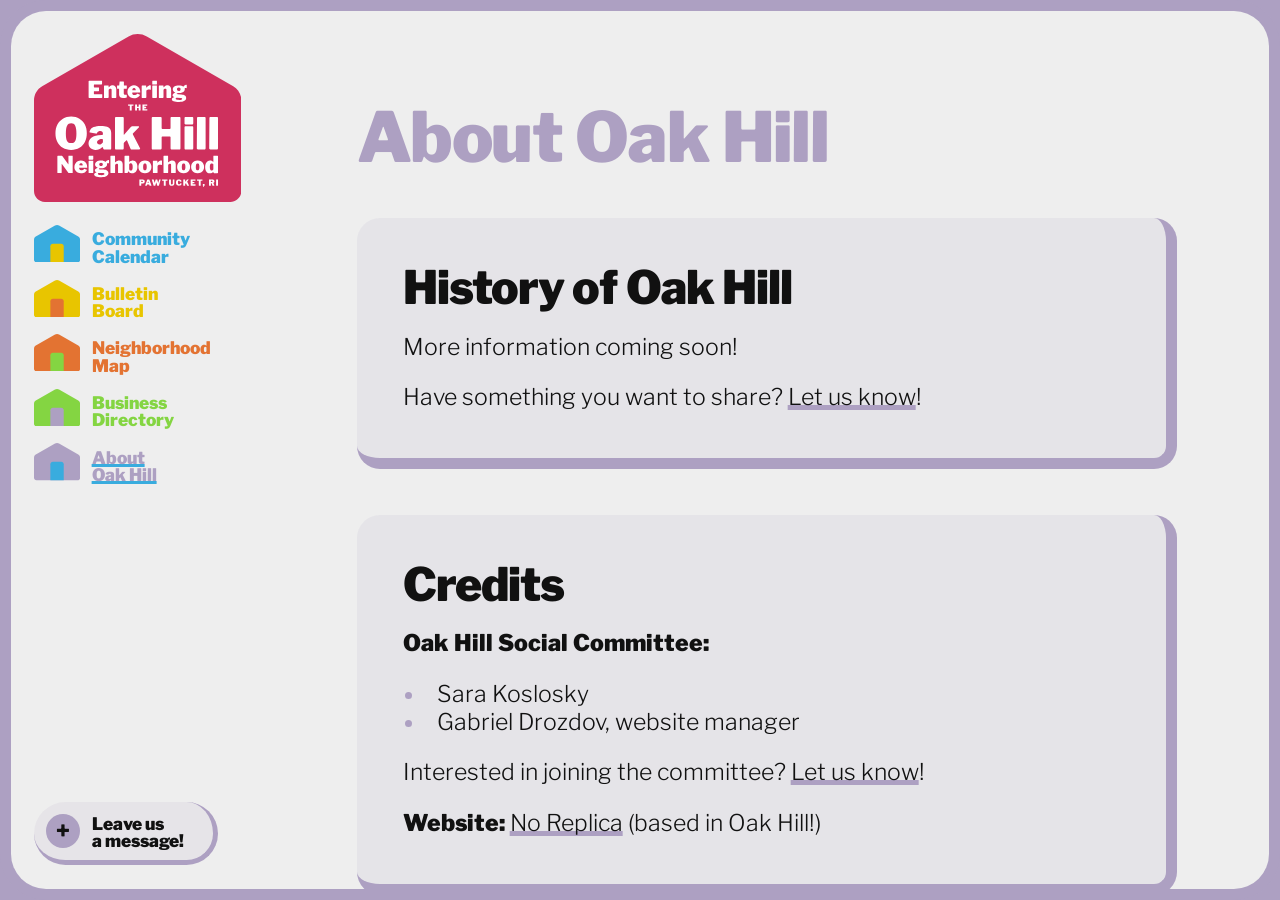
<file: about/index.html>
<!DOCTYPE html>
<html lang="en">
<head>
	<meta charset="UTF-8">
	<meta name="viewport" content="width=device-width, initial-scale=1.0">
	<title>About Oak Hill | Oak Hill, Pawtucket, RI</title>
	<meta name="description" content="About the Oak Hill neighborhood, the volunteer Social Committee behind this site, and how we handle what you send us.">
	<link rel="canonical" href="https://oakhillneighborhood.com/about/">
	<link rel="icon" type="image/png" href="/assets/meta/favicon-gray.png">
	<meta name="theme-color" content="#ada0c2">
	<meta property="og:type" content="website">
	<meta property="og:site_name" content="Oak Hill">
	<meta property="og:locale" content="en_US">
	<meta property="og:url" content="https://oakhillneighborhood.com/about/">
	<meta property="og:title" content="About Oak Hill | Oak Hill, Pawtucket, RI">
	<meta property="og:description" content="About the Oak Hill neighborhood, the volunteer Social Committee behind this site, and how we handle what you send us.">
	<meta property="og:image" content="https://oakhillneighborhood.com/assets/meta/opengraph.png">
	<meta property="og:image:width" content="1200">
	<meta property="og:image:height" content="630">
	<meta property="og:image:alt" content="The Oak Hill neighborhood website, Pawtucket, Rhode Island">
	<meta name="twitter:card" content="summary_large_image">
	<meta name="twitter:title" content="About Oak Hill | Oak Hill, Pawtucket, RI">
	<meta name="twitter:description" content="About the Oak Hill neighborhood, the volunteer Social Committee behind this site, and how we handle what you send us.">
	<meta name="twitter:image" content="https://oakhillneighborhood.com/assets/meta/opengraph.png">
	<meta name="twitter:image:alt" content="The Oak Hill neighborhood website, Pawtucket, Rhode Island">
	<link rel="stylesheet" href="/style.css">
</head>
<body style="--primary: var(--gray); --secondary: var(--blue);">
	<div class="container">
		<nav class="nav">
			<a class="nav-logo" href="/">
				<svg viewBox="0 0 501.47 406.05"><path style="fill: var(--red);" d="M26.42,406.05c-14.57,0-26.42-11.85-26.42-26.42v-218.91c0-14.05,7.56-27.13,19.72-34.16L228.69,5.91c6.69-3.86,14.32-5.91,22.05-5.91s15.35,2.04,22.05,5.91l208.97,120.65c12.16,7.02,19.72,20.11,19.72,34.16v218.91c0,14.57-11.85,26.42-26.42,26.42H26.42Z"/><path style="fill: white;" d="M133.1,112.83h30.45c.68,0,1.02.39,1.02,1.18v6.54c0,1.02-.49,1.52-1.47,1.52h-16.97c-.87,0-1.3.36-1.3,1.07v4.79c0,.79.34,1.18,1.02,1.18h10.15c.79,0,1.18.38,1.18,1.13v6.99c0,.26-.08.49-.23.68-.15.19-.41.28-.79.28h-10.43c-.6,0-.9.26-.9.79v5.64c0,.53.23.79.68.79h18.33c.83,0,1.24.36,1.24,1.07v6.94c0,.34-.1.63-.31.87-.21.25-.56.37-1.04.37h-30.17c-1.02,0-1.52-.47-1.52-1.41v-39.14c0-.86.36-1.3,1.07-1.3ZM169.24,153.27v-27.18c0-.87.36-1.3,1.07-1.3h9.08c.68,0,1.02.38,1.02,1.13v2.54c0,.23.06.38.2.45.13.08.31,0,.54-.23.79-.86,1.65-1.64,2.59-2.31.94-.68,1.95-1.2,3.02-1.58,1.07-.38,2.19-.56,3.36-.56,2.63,0,4.77.83,6.4,2.48,1.64,1.65,2.45,3.87,2.45,6.65v19.62c0,1.13-.56,1.69-1.69,1.69h-8.29c-.49,0-.83-.1-1.02-.31-.19-.21-.28-.57-.28-1.1v-18.38c0-.86-.27-1.53-.82-2-.55-.47-1.27-.71-2.17-.71-.56,0-1.1.1-1.61.31-.51.21-.97.52-1.38.93s-.81.94-1.18,1.58v18.05c0,1.09-.62,1.64-1.86,1.64h-7.95c-.98,0-1.47-.47-1.47-1.41ZM217.8,132.4c-.49,0-.73.25-.73.73v10.83c0,.98.31,1.72.93,2.23.62.51,1.63.76,3.02.76h2.42c.3,0,.54.11.73.34.19.23.28.49.28.79l-.06,4.51c0,.9-.55,1.47-1.64,1.69-.83.11-1.66.2-2.51.25-.85.06-1.69.09-2.54.11-.85.02-1.7.03-2.57.03-2.71,0-4.94-.65-6.71-1.95-1.77-1.3-2.65-3.15-2.65-5.55v-13.76c0-.68-.28-1.02-.85-1.02h-2.71c-.9,0-1.35-.41-1.35-1.24v-5.3c0-.71.41-1.07,1.24-1.07h3.33c.41,0,.64-.23.68-.68l.9-8.35c.07-.75.41-1.13,1.02-1.13h8.29c.71,0,1.07.41,1.07,1.24v8.23c0,.41.21.62.62.62h5.19c.83,0,1.24.36,1.24,1.07v5.36c0,.83-.47,1.24-1.41,1.24h-5.24ZM238.36,145.54c.51.75,1.2,1.32,2.09,1.69.88.38,1.87.56,2.96.56.98,0,1.94-.22,2.88-.68.94-.45,2.03-1.28,3.27-2.48.15-.15.29-.23.42-.25.13-.02.39.05.76.2l5.13,2.09c.68.26.75.71.23,1.35-1.35,1.88-2.72,3.35-4.09,4.4-1.37,1.05-2.88,1.79-4.51,2.2s-3.51.62-5.61.62c-3.01,0-5.72-.64-8.12-1.92-2.41-1.28-4.31-3.05-5.7-5.3-1.39-2.25-2.09-4.85-2.09-7.78,0-3.2.72-6,2.17-8.4,1.45-2.41,3.36-4.28,5.75-5.61,2.39-1.33,4.97-2,7.75-2,2.97,0,5.6.64,7.9,1.92,2.29,1.28,4.11,3.11,5.44,5.5,1.33,2.39,2,5.29,2,8.71,0,.49-.05.84-.14,1.04-.09.21-.39.33-.87.37h-17.54c-.26,0-.47.08-.62.23-.15.15-.23.4-.23.73,0,1.13.25,2.07.76,2.82ZM245.1,135.95c.38,0,.63-.05.76-.14.13-.09.2-.31.2-.65,0-.49-.13-1.07-.4-1.75-.26-.68-.68-1.28-1.24-1.8s-1.32-.79-2.26-.79c-.75,0-1.48.18-2.17.54-.7.36-1.24.91-1.64,1.66-.4.75-.59,1.71-.59,2.88l7.33.06ZM260.69,154.34c-.21-.23-.31-.58-.31-1.07v-27.18c0-.87.36-1.3,1.07-1.3h8.8c.68,0,1.02.38,1.02,1.13v3.16c0,.26.11.42.34.48s.43-.05.62-.31c.6-.94,1.37-1.79,2.31-2.54.94-.75,1.94-1.35,2.99-1.8,1.05-.45,2.01-.68,2.88-.68,1.39,0,2.09.38,2.09,1.13v8.57c0,.79-.38,1.09-1.13.9-.87-.23-1.76-.38-2.68-.48-.92-.09-1.65-.14-2.17-.14-.6,0-1.19.1-1.78.31-.58.21-1.11.5-1.58.87-.47.38-.84.79-1.1,1.24-.26.45-.39.92-.39,1.41v15c0,1.09-.62,1.64-1.86,1.64h-7.95c-.56,0-.95-.11-1.16-.34ZM297.26,120.67c0,1.09-.62,1.63-1.86,1.63h-7.95c-.56,0-.95-.12-1.16-.37-.21-.24-.31-.61-.31-1.1v-6.71c0-.86.36-1.3,1.07-1.3h9.19c.68,0,1.02.39,1.02,1.18v6.66ZM297.26,153.04c0,.6-.15,1.02-.45,1.27-.3.25-.77.37-1.41.37h-7.95c-.56,0-.95-.11-1.16-.34-.21-.23-.31-.58-.31-1.07v-27.18c0-.87.36-1.3,1.07-1.3h9.19c.68,0,1.02.38,1.02,1.13v27.13ZM301.88,153.27v-27.18c0-.87.36-1.3,1.07-1.3h9.08c.68,0,1.02.38,1.02,1.13v2.54c0,.23.06.38.2.45.13.08.31,0,.54-.23.79-.86,1.65-1.64,2.59-2.31.94-.68,1.95-1.2,3.02-1.58,1.07-.38,2.19-.56,3.36-.56,2.63,0,4.77.83,6.4,2.48,1.64,1.65,2.45,3.87,2.45,6.65v19.62c0,1.13-.56,1.69-1.69,1.69h-8.29c-.49,0-.83-.1-1.02-.31-.19-.21-.28-.57-.28-1.1v-18.38c0-.86-.27-1.53-.82-2-.55-.47-1.27-.71-2.17-.71-.56,0-1.1.1-1.61.31-.51.21-.97.52-1.38.93s-.81.94-1.18,1.58v18.05c0,1.09-.62,1.64-1.86,1.64h-7.95c-.98,0-1.47-.47-1.47-1.41ZM369.11,123.29c.23.21.34.57.34,1.1v5.08c0,.64-.14,1.08-.42,1.33-.28.25-.63.29-1.04.14-.38-.11-.8-.21-1.27-.28-.47-.08-.87-.11-1.21-.11-1.02,0-1.39.43-1.13,1.3.08.26.14.54.2.85.06.3.08.6.08.9,0,1.69-.55,3.24-1.64,4.65-1.09,1.41-2.72,2.54-4.88,3.38-2.16.85-4.82,1.27-7.98,1.27-1.24,0-2.25.07-3.02.2-.77.13-1.33.31-1.69.54-.36.23-.54.49-.54.79,0,.41.21.7.62.85.41.15,1.03.26,1.86.34l8.57.51c4.17.26,7.23,1.15,9.16,2.65,1.94,1.5,2.9,3.42,2.9,5.75,0,2.86-1.43,5.24-4.29,7.16-2.86,1.92-7.12,2.88-12.8,2.88s-10.3-.56-13.2-1.66c-2.9-1.11-4.34-2.85-4.34-5.22,0-1.28.54-2.26,1.61-2.93,1.07-.68,2.36-1.22,3.86-1.63.53-.15.53-.36,0-.62-.98-.49-1.84-1.1-2.59-1.83-.75-.73-1.13-1.68-1.13-2.85,0-.9.3-1.7.9-2.4.6-.7,1.37-1.33,2.31-1.92.94-.58,1.92-1.08,2.93-1.5.19-.07.34-.17.45-.28.11-.11.02-.24-.28-.4-1.84-.79-3.28-1.83-4.31-3.13-1.03-1.3-1.55-2.81-1.55-4.54,0-2.71,1.28-4.93,3.83-6.68,2.56-1.75,6.35-2.62,11.39-2.62,2.14,0,4.01.24,5.61.71,1.6.47,2.87,1.08,3.81,1.83.3.23.62.32.96.28.34-.04.6-.19.79-.45.53-.71,1.17-1.35,1.95-1.92.77-.56,1.56-1,2.37-1.33.81-.32,1.48-.48,2-.48.3,0,.56.1.79.31ZM346.38,154.23c-.79-.04-1.48.03-2.06.2-.58.17-1.03.4-1.35.71-.32.3-.48.66-.48,1.07,0,.68.26,1.27.79,1.78.53.51,1.44.89,2.73,1.16,1.3.26,3.13.39,5.5.39,2.22,0,3.9-.27,5.05-.82,1.15-.55,1.72-1.23,1.72-2.06,0-.53-.32-1-.96-1.41-.64-.41-1.56-.64-2.76-.68l-8.18-.34ZM353.43,136.52c.68-.83,1.02-1.73,1.02-2.71,0-1.17-.34-2.16-1.02-2.99-.68-.83-1.8-1.24-3.38-1.24-1.39,0-2.47.41-3.24,1.24-.77.83-1.16,1.82-1.16,2.99,0,1.01.38,1.93,1.16,2.74.77.81,1.85,1.21,3.24,1.21,1.58,0,2.71-.41,3.38-1.24ZM227.47,170.72c0-.13.04-.24.12-.33.08-.09.21-.13.38-.13h12.01c.17,0,.3.04.38.13.08.09.12.2.12.33v2.39c0,.25-.15.38-.44.38h-3.56c-.16,0-.24.07-.24.2v11.03c0,.29-.13.44-.38.44h-3.82c-.24,0-.36-.13-.36-.4v-10.99c0-.19-.07-.28-.22-.28h-3.54c-.31,0-.46-.13-.46-.38v-2.39ZM249.39,179.2c-.21,0-.32.1-.32.3v5.08c0,.39-.22.58-.66.58h-3.35c-.21,0-.36-.04-.43-.12s-.11-.21-.11-.38v-13.94c0-.31.13-.46.38-.46h3.82c.24,0,.36.14.36.42v4.66c0,.27.12.4.36.4h3.37c.24,0,.36-.13.36-.4v-4.66c0-.28.12-.42.36-.42h3.82c.25,0,.38.15.38.46v13.94c0,.17-.04.3-.11.38-.07.08-.22.12-.43.12h-3.35c-.44,0-.66-.19-.66-.58v-5.08c0-.2-.11-.3-.32-.3h-3.46ZM262.61,170.26h10.85c.24,0,.36.14.36.42v2.33c0,.36-.17.54-.52.54h-6.05c-.31,0-.46.13-.46.38v1.71c0,.28.12.42.36.42h3.62c.28,0,.42.13.42.4v2.49c0,.09-.03.17-.08.24-.05.07-.15.1-.28.1h-3.72c-.21,0-.32.09-.32.28v2.01c0,.19.08.28.24.28h6.53c.29,0,.44.13.44.38v2.47c0,.12-.04.22-.11.31-.07.09-.2.13-.37.13h-10.75c-.36,0-.54-.17-.54-.5v-13.94c0-.31.13-.46.38-.46ZM69.72,275.36c-5.7-3.27-10.1-7.92-13.2-13.94-3.1-6.02-4.65-13.07-4.65-21.17s1.58-15.27,4.75-21.33c3.17-6.05,7.6-10.75,13.3-14.1,5.7-3.34,12.35-5.02,19.96-5.02s14.24,1.67,19.9,5.02c5.67,3.34,10.07,8.04,13.2,14.1,3.13,6.06,4.7,13.16,4.7,21.33s-1.55,15.14-4.65,21.12c-3.1,5.98-7.48,10.63-13.15,13.94-5.67,3.31-12.34,4.96-20.01,4.96s-14.47-1.64-20.17-4.91ZM99.66,258.52c1.94-3.52,2.9-9.5,2.9-17.95s-.99-14.99-2.96-18.79c-1.97-3.8-5.21-5.7-9.71-5.7s-7.87,1.9-9.87,5.7c-2.01,3.8-3.01,10.07-3.01,18.79s.97,14.43,2.9,17.95c1.94,3.52,5.26,5.28,9.98,5.28s7.83-1.76,9.77-5.28ZM157.52,278.68c-2.5,1.06-5.4,1.58-8.71,1.58-5.28,0-9.42-1.48-12.41-4.43-2.99-2.96-4.49-6.62-4.49-10.98s1.32-7.78,3.96-10.88c2.64-3.1,6.39-5.51,11.25-7.23,4.86-1.72,10.59-2.59,17.21-2.59h.74c.28,0,.62-.09,1-.26.39-.18.58-.58.58-1.21v-1.79c0-1.97-.51-3.48-1.53-4.54-1.02-1.06-2.59-1.58-4.7-1.58-1.48,0-2.99.33-4.54,1-1.55.67-2.78,1.99-3.7,3.96-.28.57-.58.93-.9,1.11-.32.18-.97.19-1.95.05l-13.83-2.74c-.49-.14-.86-.4-1.11-.79-.25-.39-.12-1.25.37-2.59,1.62-4.5,4.73-7.72,9.34-9.66,4.61-1.94,10.36-2.9,17.26-2.9s11.65.74,15.31,2.22c3.66,1.48,6.25,3.52,7.76,6.12,1.51,2.61,2.27,5.63,2.27,9.08v36.74c0,1.06-.16,1.8-.48,2.22-.32.42-.97.63-1.95.63h-14.47c-.92,0-1.57-.37-1.95-1.11-.39-.74-.65-1.6-.79-2.59l-.11-.74c-.21-1.41-1.16-1.41-2.85,0-1.9,1.55-4.1,2.85-6.6,3.91ZM165.07,253.66h-.42c-.84,0-1.95.16-3.33.47-1.37.32-2.73.81-4.07,1.48-1.34.67-2.48,1.53-3.43,2.59-.95,1.06-1.43,2.32-1.43,3.8s.53,2.68,1.58,3.59c1.06.92,2.53,1.37,4.43,1.37,1.41,0,2.59-.21,3.54-.63.95-.42,1.71-.88,2.27-1.37.63-.56,1.2-1.14,1.69-1.74.49-.6.74-1.28.74-2.06v-5.6c0-1.27-.53-1.9-1.58-1.9ZM256.4,278.16c-.35.7-1.02,1.06-2.01,1.06h-18.06c-.92,0-1.64-.25-2.16-.74-.53-.49-.97-1.16-1.32-2.01l-7.6-18.16c-.28-.7-.58-1.11-.9-1.21-.32-.11-.76.12-1.32.69l-5.07,4.75c-.28.28-.51.63-.69,1.06-.18.42-.26,1.06-.26,1.9v10.66c0,1.13-.26,1.92-.79,2.38-.53.46-1.39.69-2.59.69h-14.89c-1.13,0-1.88-.21-2.27-.63-.39-.42-.58-1.09-.58-2.01v-73.28c0-1.62.67-2.43,2.01-2.43h17.21c1.27,0,1.9.74,1.9,2.22v39.6c0,.28.11.51.32.69.21.18.53.02.95-.47l15.84-17.85c1.2-1.2,2.29-1.79,3.27-1.79h14.47c1.2,0,1.92.32,2.16.95.25.63.02,1.34-.69,2.11l-13.62,13.62c-.49.56-.78,1.07-.84,1.53-.07.46.14,1.18.63,2.16l16.89,32.63c.35.56.35,1.2,0,1.9ZM310.36,247.85c-1.13,0-1.69.53-1.69,1.58v26.71c0,2.04-1.16,3.06-3.48,3.06h-17.63c-1.13,0-1.88-.21-2.27-.63-.39-.42-.58-1.09-.58-2.01v-73.28c0-1.62.67-2.43,2.01-2.43h20.06c1.27,0,1.9.74,1.9,2.22v24.5c0,1.41.63,2.11,1.9,2.11h17.74c1.27,0,1.9-.7,1.9-2.11v-24.5c0-1.48.63-2.22,1.9-2.22h20.06c1.34,0,2.01.81,2.01,2.43v73.28c0,.92-.19,1.58-.58,2.01-.39.42-1.15.63-2.27.63h-17.63c-2.32,0-3.48-1.02-3.48-3.06v-26.71c0-1.06-.56-1.58-1.69-1.58h-18.16ZM385.12,215.54c0,2.04-1.16,3.06-3.48,3.06h-14.89c-1.06,0-1.78-.23-2.16-.69-.39-.46-.58-1.14-.58-2.06v-12.56c0-1.62.67-2.43,2.01-2.43h17.21c1.27,0,1.9.74,1.9,2.22v12.46ZM385.12,276.15c0,1.13-.28,1.92-.84,2.38-.56.46-1.44.69-2.64.69h-14.89c-1.06,0-1.78-.21-2.16-.63-.39-.42-.58-1.09-.58-2.01v-50.89c0-1.62.67-2.43,2.01-2.43h17.21c1.27,0,1.9.7,1.9,2.11v50.79ZM415,276.15c0,1.13-.28,1.92-.84,2.38-.56.46-1.44.69-2.64.69h-14.99c-1.9,0-2.85-.88-2.85-2.64l.53-73.28c0-1.62.67-2.43,2.01-2.43h16.89c1.27,0,1.9.74,1.9,2.22v73.07ZM444.99,276.15c0,1.13-.28,1.92-.84,2.38-.56.46-1.44.69-2.64.69h-14.99c-1.9,0-2.85-.88-2.85-2.64l.53-73.28c0-1.62.67-2.43,2.01-2.43h16.89c1.27,0,1.9.74,1.9,2.22v73.07ZM92.69,294.59c.56,0,.85.32.85.96v39.87c0,.3-.12.54-.37.73-.25.19-.56.28-.93.28h-7.73c-.3,0-.56-.05-.76-.14-.21-.09-.46-.33-.76-.71l-15.51-21.04c-.15-.19-.28-.26-.39-.23-.11.04-.17.15-.17.34v20.53c.04.83-.41,1.24-1.35,1.24h-7.67c-.94,0-1.41-.38-1.41-1.13v-39.42c0-.86.41-1.3,1.24-1.3h9.19c.49,0,.85.07,1.1.2.24.13.52.4.82.82l13.53,18.84c.26.34.48.5.65.48.17-.02.25-.25.25-.71v-18.44c0-.79.41-1.18,1.24-1.18h8.18ZM110.03,327.29c.51.75,1.2,1.32,2.09,1.69.88.38,1.87.56,2.96.56.98,0,1.94-.23,2.88-.68.94-.45,2.03-1.28,3.27-2.48.15-.15.29-.23.42-.25.13-.02.39.05.76.2l5.13,2.09c.68.26.75.71.23,1.35-1.35,1.88-2.72,3.35-4.09,4.4-1.37,1.05-2.88,1.79-4.51,2.2s-3.51.62-5.61.62c-3.01,0-5.72-.64-8.12-1.92-2.41-1.28-4.31-3.04-5.7-5.3-1.39-2.26-2.09-4.85-2.09-7.78,0-3.2.72-6,2.17-8.4,1.45-2.41,3.36-4.28,5.75-5.61,2.39-1.33,4.97-2,7.75-2,2.97,0,5.6.64,7.9,1.92,2.29,1.28,4.11,3.11,5.44,5.5,1.33,2.39,2,5.29,2,8.71,0,.49-.05.84-.14,1.04-.09.21-.39.33-.87.37h-17.54c-.26,0-.47.08-.62.23-.15.15-.23.39-.23.73,0,1.13.25,2.07.76,2.82ZM116.77,317.71c.38,0,.63-.05.76-.14.13-.09.2-.31.2-.65,0-.49-.13-1.07-.4-1.75-.26-.68-.68-1.28-1.24-1.8-.56-.53-1.32-.79-2.26-.79-.75,0-1.48.18-2.17.54-.7.36-1.24.91-1.64,1.66-.4.75-.59,1.71-.59,2.88l7.33.06ZM143.33,302.42c0,1.09-.62,1.64-1.86,1.64h-7.95c-.56,0-.95-.12-1.16-.37-.21-.24-.31-.61-.31-1.1v-6.71c0-.86.36-1.3,1.07-1.3h9.19c.68,0,1.02.39,1.02,1.18v6.65ZM143.33,334.79c0,.6-.15,1.03-.45,1.27-.3.24-.77.37-1.41.37h-7.95c-.56,0-.95-.11-1.16-.34-.21-.23-.31-.58-.31-1.07v-27.18c0-.86.36-1.3,1.07-1.3h9.19c.68,0,1.02.38,1.02,1.13v27.12ZM181.12,305.05c.23.21.34.57.34,1.1v5.08c0,.64-.14,1.08-.42,1.33-.28.25-.63.29-1.04.14-.38-.11-.8-.21-1.27-.28-.47-.07-.87-.11-1.21-.11-1.02,0-1.39.43-1.13,1.3.08.26.14.55.2.85.06.3.08.6.08.9,0,1.69-.55,3.24-1.64,4.65-1.09,1.41-2.72,2.54-4.88,3.38-2.16.85-4.82,1.27-7.98,1.27-1.24,0-2.25.07-3.02.2-.77.13-1.33.31-1.69.54-.36.23-.54.49-.54.79,0,.41.21.7.62.85.41.15,1.03.26,1.86.34l8.57.51c4.17.26,7.23,1.15,9.16,2.65,1.94,1.5,2.9,3.42,2.9,5.75,0,2.86-1.43,5.24-4.29,7.16-2.86,1.92-7.12,2.88-12.8,2.88s-10.3-.56-13.2-1.66c-2.9-1.11-4.34-2.85-4.34-5.22,0-1.28.54-2.26,1.61-2.93,1.07-.68,2.36-1.22,3.86-1.64.53-.15.53-.36,0-.62-.98-.49-1.84-1.1-2.59-1.83-.75-.73-1.13-1.68-1.13-2.85,0-.9.3-1.7.9-2.4.6-.69,1.37-1.33,2.31-1.92.94-.58,1.92-1.08,2.93-1.49.19-.08.34-.17.45-.28.11-.11.02-.24-.28-.39-1.84-.79-3.28-1.83-4.31-3.13-1.03-1.3-1.55-2.81-1.55-4.54,0-2.71,1.28-4.93,3.83-6.68,2.56-1.75,6.35-2.62,11.39-2.62,2.14,0,4.01.24,5.61.7,1.6.47,2.87,1.08,3.81,1.83.3.23.62.32.96.28.34-.04.6-.19.79-.45.53-.71,1.17-1.35,1.95-1.92.77-.56,1.56-1.01,2.37-1.33.81-.32,1.48-.48,2-.48.3,0,.56.1.79.31ZM158.39,335.98c-.79-.04-1.48.03-2.06.2-.58.17-1.03.4-1.35.71-.32.3-.48.66-.48,1.07,0,.68.26,1.27.79,1.78.53.51,1.44.89,2.73,1.16,1.3.26,3.13.39,5.5.39,2.22,0,3.9-.27,5.05-.82,1.15-.55,1.72-1.23,1.72-2.06,0-.53-.32-1-.96-1.41-.64-.41-1.56-.64-2.76-.68l-8.18-.34ZM165.44,318.27c.68-.83,1.02-1.73,1.02-2.71,0-1.17-.34-2.16-1.02-2.99s-1.8-1.24-3.38-1.24c-1.39,0-2.47.41-3.24,1.24-.77.83-1.16,1.82-1.16,2.99,0,1.02.38,1.93,1.16,2.74.77.81,1.85,1.21,3.24,1.21,1.58,0,2.71-.41,3.38-1.24ZM184.84,335.02v-39.14c0-.86.36-1.3,1.07-1.3h9.02c.68,0,1.02.39,1.02,1.18v14.04c0,.23.06.37.2.42.13.06.31,0,.54-.2,1.09-1.05,2.13-1.87,3.13-2.45,1-.58,1.98-1,2.96-1.24.98-.24,1.95-.37,2.93-.37,2.78,0,4.94.8,6.49,2.4,1.54,1.6,2.31,3.9,2.31,6.91v19.46c0,1.13-.56,1.69-1.69,1.69h-8.29c-.49,0-.83-.1-1.02-.31-.19-.21-.28-.57-.28-1.1v-18.38c0-.86-.26-1.53-.79-2-.53-.47-1.24-.7-2.14-.7-.56,0-1.1.1-1.61.31-.51.21-.97.52-1.38.93-.41.41-.81.94-1.18,1.58v18.05c0,1.09-.62,1.64-1.86,1.64h-7.95c-.98,0-1.47-.47-1.47-1.41ZM220.42,336.43c-.6,0-1.01-.11-1.21-.34-.21-.23-.31-.58-.31-1.07v-39.14c0-.86.36-1.3,1.07-1.3h9.19c.68,0,1.02.39,1.02,1.18v12.69c0,.45.11.7.34.73.23.04.47-.06.73-.28.79-.75,1.57-1.33,2.34-1.75.77-.41,1.56-.71,2.37-.9.81-.19,1.63-.28,2.45-.28,2.44,0,4.53.62,6.26,1.86,1.73,1.24,3.05,3,3.98,5.27.92,2.28,1.38,4.99,1.38,8.15,0,4.77-1.1,8.59-3.3,11.45-2.2,2.86-5.37,4.29-9.5,4.29-1.17,0-2.28-.19-3.36-.56-1.07-.38-2.06-.92-2.96-1.64-.9-.71-1.73-1.54-2.48-2.48-.15-.19-.29-.26-.42-.23-.13.04-.24.17-.31.4l-.9,2.65c-.26.87-.75,1.3-1.47,1.3h-4.91ZM230.18,326c0,.94.17,1.74.51,2.4.34.66.81,1.16,1.41,1.49.6.34,1.3.51,2.09.51.98,0,1.79-.28,2.45-.85.66-.56,1.16-1.5,1.49-2.82.34-1.32.51-3.06.51-5.24,0-3.27-.37-5.53-1.1-6.77-.73-1.24-1.8-1.86-3.19-1.86-.87,0-1.64.2-2.31.59-.68.39-1.3.95-1.86,1.66v10.88ZM260.04,335.02c-2.35-1.32-4.19-3.13-5.53-5.44-1.33-2.31-2-4.95-2-7.92,0-3.16.7-5.91,2.09-8.26,1.39-2.35,3.27-4.17,5.64-5.47,2.37-1.3,5.04-1.95,8.01-1.95,3.16,0,5.91.68,8.26,2.03,2.35,1.35,4.18,3.21,5.5,5.55,1.32,2.35,1.97,5.05,1.97,8.09s-.67,5.61-2,7.92c-1.33,2.31-3.19,4.13-5.55,5.44-2.37,1.32-5.11,1.97-8.23,1.97s-5.8-.66-8.15-1.97ZM270.73,328.9c.64-.58,1.11-1.5,1.41-2.74.3-1.24.45-2.82.45-4.74s-.15-3.61-.45-4.85c-.3-1.24-.77-2.15-1.41-2.74-.64-.58-1.47-.87-2.48-.87s-1.8.29-2.45.87c-.66.58-1.14,1.49-1.44,2.74-.3,1.24-.45,2.86-.45,4.85s.15,3.54.45,4.77c.3,1.22.78,2.12,1.44,2.71.66.58,1.48.87,2.45.87s1.84-.29,2.48-.87ZM287.79,336.09c-.21-.23-.31-.58-.31-1.07v-27.18c0-.86.36-1.3,1.07-1.3h8.8c.68,0,1.02.38,1.02,1.13v3.16c0,.26.11.42.34.48.23.06.43-.05.62-.31.6-.94,1.37-1.79,2.31-2.54.94-.75,1.94-1.35,2.99-1.8,1.05-.45,2.01-.68,2.88-.68,1.39,0,2.09.38,2.09,1.13v8.57c0,.79-.38,1.09-1.13.9-.87-.23-1.76-.39-2.68-.48-.92-.09-1.65-.14-2.17-.14-.6,0-1.19.1-1.78.31-.58.21-1.11.5-1.58.87-.47.38-.84.79-1.1,1.24-.26.45-.39.92-.39,1.41v15c0,1.09-.62,1.64-1.86,1.64h-7.95c-.56,0-.95-.11-1.16-.34ZM313.13,335.02v-39.14c0-.86.36-1.3,1.07-1.3h9.02c.68,0,1.02.39,1.02,1.18v14.04c0,.23.06.37.2.42.13.06.31,0,.54-.2,1.09-1.05,2.13-1.87,3.13-2.45,1-.58,1.98-1,2.96-1.24.98-.24,1.95-.37,2.93-.37,2.78,0,4.94.8,6.49,2.4,1.54,1.6,2.31,3.9,2.31,6.91v19.46c0,1.13-.56,1.69-1.69,1.69h-8.29c-.49,0-.83-.1-1.02-.31-.19-.21-.28-.57-.28-1.1v-18.38c0-.86-.26-1.53-.79-2-.53-.47-1.24-.7-2.14-.7-.56,0-1.1.1-1.61.31-.51.21-.97.52-1.38.93-.41.41-.81.94-1.18,1.58v18.05c0,1.09-.62,1.64-1.86,1.64h-7.95c-.98,0-1.47-.47-1.47-1.41ZM353.6,335.02c-2.35-1.32-4.19-3.13-5.53-5.44-1.33-2.31-2-4.95-2-7.92,0-3.16.7-5.91,2.09-8.26,1.39-2.35,3.27-4.17,5.64-5.47,2.37-1.3,5.04-1.95,8.01-1.95,3.16,0,5.91.68,8.26,2.03,2.35,1.35,4.18,3.21,5.5,5.55,1.32,2.35,1.97,5.05,1.97,8.09s-.67,5.61-2,7.92c-1.33,2.31-3.19,4.13-5.55,5.44-2.37,1.32-5.11,1.97-8.23,1.97s-5.8-.66-8.15-1.97ZM364.28,328.9c.64-.58,1.11-1.5,1.41-2.74.3-1.24.45-2.82.45-4.74s-.15-3.61-.45-4.85c-.3-1.24-.77-2.15-1.41-2.74-.64-.58-1.47-.87-2.48-.87s-1.8.29-2.45.87c-.66.58-1.14,1.49-1.44,2.74-.3,1.24-.45,2.86-.45,4.85s.15,3.54.45,4.77c.3,1.22.78,2.12,1.44,2.71.66.58,1.48.87,2.45.87s1.84-.29,2.48-.87ZM387.43,335.02c-2.35-1.32-4.19-3.13-5.53-5.44-1.33-2.31-2-4.95-2-7.92,0-3.16.7-5.91,2.09-8.26,1.39-2.35,3.27-4.17,5.64-5.47,2.37-1.3,5.04-1.95,8.01-1.95,3.16,0,5.91.68,8.26,2.03,2.35,1.35,4.18,3.21,5.5,5.55,1.32,2.35,1.97,5.05,1.97,8.09s-.67,5.61-2,7.92c-1.33,2.31-3.19,4.13-5.55,5.44-2.37,1.32-5.11,1.97-8.23,1.97s-5.8-.66-8.15-1.97ZM398.12,328.9c.64-.58,1.11-1.5,1.41-2.74.3-1.24.45-2.82.45-4.74s-.15-3.61-.45-4.85c-.3-1.24-.77-2.15-1.41-2.74-.64-.58-1.47-.87-2.48-.87s-1.8.29-2.45.87c-.66.58-1.14,1.49-1.44,2.74-.3,1.24-.45,2.86-.45,4.85s.15,3.54.45,4.77c.3,1.22.78,2.12,1.44,2.71.66.58,1.48.87,2.45.87s1.84-.29,2.48-.87ZM434.3,336.15c-.28-.19-.42-.53-.42-1.01v-1.07c0-.26-.09-.41-.28-.45-.19-.04-.38.04-.56.23-.71.68-1.46,1.25-2.23,1.72-.77.47-1.62.83-2.54,1.07-.92.24-1.97.37-3.13.37-2.22,0-4.17-.57-5.87-1.72-1.69-1.15-3.02-2.87-3.98-5.16-.96-2.29-1.44-5.13-1.44-8.52,0-3.16.55-5.9,1.66-8.23,1.11-2.33,2.57-4.14,4.37-5.44,1.8-1.3,3.74-1.95,5.81-1.95,1.28,0,2.47.21,3.58.62,1.11.41,2.25,1.18,3.41,2.31.3.23.55.32.76.28.21-.04.31-.28.31-.73v-12.69c0-.79.34-1.18,1.02-1.18h9.14c.71,0,1.07.43,1.07,1.3v39.14c0,.49-.1.85-.31,1.07-.21.23-.61.34-1.21.34h-8.18c-.38,0-.71-.09-.99-.28ZM431.93,313.51c-.58-.36-1.31-.54-2.17-.54s-1.65.26-2.34.79c-.7.53-1.23,1.41-1.61,2.65-.38,1.24-.56,2.95-.56,5.13s.18,3.85.54,5.13c.36,1.28.87,2.19,1.55,2.73.68.55,1.48.82,2.42.82.75,0,1.42-.16,2-.48.58-.32,1.05-.76,1.41-1.33.36-.56.54-1.2.54-1.92v-11.39c-.6-.71-1.19-1.25-1.78-1.61ZM267.14,359.18c-.47.7-1.11,1.25-1.94,1.63-.82.38-1.78.57-2.88.57h-2.75c-.16,0-.24.07-.24.22v4.54c0,.39-.22.58-.66.58h-3.37c-.2,0-.34-.04-.41-.12-.07-.08-.11-.21-.11-.38v-13.94c0-.31.13-.46.38-.46h6.65c1.1,0,2.11.18,3.02.53.92.36,1.65.89,2.2,1.61.55.72.82,1.62.82,2.7,0,.98-.23,1.82-.7,2.52ZM262.96,355.76c-.15-.23-.35-.42-.6-.54-.25-.13-.54-.19-.84-.19h-1.73c-.31,0-.46.14-.46.42v2.27c0,.29.11.44.34.44h1.97c.48,0,.86-.15,1.13-.46s.41-.68.41-1.1c0-.32-.07-.6-.22-.83ZM268.95,366.51c-.07-.14-.06-.32.02-.53l4.86-13.7c.07-.16.14-.28.22-.35.08-.07.21-.11.38-.11h3.96c.35,0,.59.18.72.54l4.82,13.68c.05.13.06.28.01.44-.05.16-.14.24-.29.24h-3.94c-.23,0-.38-.11-.44-.34l-.78-2.31c-.03-.07-.06-.12-.09-.17-.03-.05-.1-.07-.21-.07h-4.26c-.16,0-.26.07-.3.22l-.82,2.37c-.03.08-.08.15-.15.21-.07.06-.18.09-.33.09h-3.05c-.15,0-.25-.07-.32-.21ZM277.19,360.41c.2,0,.26-.13.18-.4l-1.21-3.43c-.03-.07-.07-.1-.12-.1s-.09.03-.12.1l-1.23,3.42c-.11.28-.04.42.2.42h2.29ZM306.14,352.05c.1.15.12.34.05.57l-4.08,13.6c-.12.33-.36.5-.72.5h-2.77c-.39,0-.63-.17-.72-.5l-2.09-7.07c-.04-.16-.09-.24-.14-.25-.05,0-.11.09-.18.29l-2.07,7.03c-.09.33-.33.5-.72.5h-2.87c-.36,0-.6-.17-.72-.5l-4.1-13.6c-.05-.23-.03-.42.07-.57.1-.15.28-.23.53-.23h3.31c.21,0,.36.04.45.11.09.07.15.18.19.31l2.13,7.45c.04.15.08.22.13.23.05,0,.08-.04.11-.15l2.11-7.53c.03-.13.09-.24.18-.31.09-.07.25-.11.46-.11h2.81c.21,0,.36.04.45.11.09.07.15.18.19.31l2.21,7.63c.03.08.07.13.12.14.05.01.09-.02.1-.1l2.05-7.67c.03-.13.09-.24.18-.31.09-.07.25-.11.46-.11h2.33c.27,0,.45.08.55.23ZM309.7,352.28c0-.13.04-.24.12-.33.08-.09.21-.13.38-.13h12.01c.17,0,.3.04.38.13.08.09.12.2.12.33v2.39c0,.25-.15.38-.44.38h-3.56c-.16,0-.24.07-.24.2v11.03c0,.29-.13.44-.38.44h-3.82c-.24,0-.36-.13-.36-.4v-10.99c0-.19-.07-.28-.22-.28h-3.54c-.31,0-.46-.13-.46-.38v-2.39ZM338.63,364.48c-.54.89-1.29,1.52-2.25,1.89-.96.37-2.09.55-3.37.55-1.61,0-2.88-.25-3.82-.74-.94-.5-1.61-1.23-2.01-2.2-.4-.97-.6-2.15-.6-3.54v-8.16c0-.31.13-.46.38-.46h3.82c.24,0,.36.14.36.42v8.68c0,1.02.2,1.74.59,2.17s.93.64,1.62.64c.42,0,.8-.08,1.15-.25.35-.17.64-.46.85-.88.21-.42.32-1,.32-1.74v-8.58c0-.31.13-.46.38-.46h3.01c.24,0,.36.14.36.42v8.6c0,1.54-.27,2.75-.8,3.65ZM352.8,351.96c.72.23,1.35.55,1.91.96s1.01.9,1.37,1.47c.35.56.6,1.18.73,1.85.07.28.08.46.03.54-.05.08-.14.13-.29.16l-3.52.22c-.15,0-.24-.03-.28-.09s-.07-.16-.1-.29c-.11-.59-.31-1.08-.61-1.48-.3-.39-.79-.59-1.46-.59-.75,0-1.35.33-1.8.99-.45.66-.67,1.81-.67,3.45s.2,2.82.61,3.48c.41.66,1.02.99,1.84.99.67,0,1.26-.17,1.78-.51.52-.34.95-.95,1.3-1.84.07-.16.25-.21.56-.16l2.51.5c.07.01.14.06.22.14.08.08.1.25.06.52-.04.21-.15.51-.32.88-.17.38-.42.78-.74,1.22-.32.44-.74.84-1.25,1.22-.51.38-1.11.7-1.82.94-.7.25-1.52.37-2.44.37-1.43,0-2.68-.34-3.75-1.01-1.06-.68-1.89-1.61-2.47-2.79-.58-1.19-.87-2.53-.87-4.05s.29-2.83.87-3.94c.58-1.11,1.41-1.97,2.48-2.59s2.33-.92,3.78-.92c.84,0,1.62.11,2.34.34ZM374.97,366.53c-.03.13-.15.19-.35.19h-3.92c-.36,0-.6-.13-.72-.4l-2.45-5.58c-.11-.17-.25-.14-.44.1l-1.43,1.83c-.08.09-.12.24-.12.44v3.03c0,.39-.22.58-.66.58h-3.35c-.21,0-.36-.04-.43-.12-.07-.08-.11-.21-.11-.38v-13.94c0-.31.13-.46.38-.46h3.82c.24,0,.36.14.36.42v5.08c0,.16.03.24.09.24s.13-.05.21-.14l3.7-5.18c.11-.15.22-.25.33-.32.11-.07.29-.1.53-.1h3.05c.23,0,.39.06.48.18.09.12.07.25-.06.4l-3.29,4.04c-.15.19-.17.4-.06.64l4.38,9.02c.08.16.1.3.07.43ZM379.28,351.81h10.85c.24,0,.36.14.36.42v2.33c0,.36-.17.54-.52.54h-6.05c-.31,0-.46.13-.46.38v1.71c0,.28.12.42.36.42h3.62c.28,0,.42.13.42.4v2.49c0,.09-.03.17-.08.24-.05.07-.15.1-.28.1h-3.72c-.21,0-.32.09-.32.28v2.01c0,.19.08.28.24.28h6.53c.29,0,.44.13.44.38v2.47c0,.12-.04.22-.11.31-.07.09-.2.13-.37.13h-10.75c-.36,0-.54-.17-.54-.5v-13.94c0-.31.13-.46.38-.46ZM394.31,352.28c0-.13.04-.24.12-.33.08-.09.21-.13.38-.13h12.01c.17,0,.3.04.38.13.08.09.12.2.12.33v2.39c0,.25-.15.38-.44.38h-3.56c-.16,0-.24.07-.24.2v11.03c0,.29-.13.44-.38.44h-3.82c-.24,0-.36-.13-.36-.4v-10.99c0-.19-.07-.28-.22-.28h-3.54c-.31,0-.46-.13-.46-.38v-2.39ZM408.51,369.87c-.07-.11-.07-.22-.02-.34l1-2.17c.19-.43.13-.64-.18-.64h-.44c-.36,0-.54-.17-.54-.5v-3.03c0-.29.13-.44.38-.44h3.48c.24,0,.36.13.36.4v2.93c0,.11-.03.21-.08.3l-2.29,3.19c-.11.15-.25.26-.43.34-.18.08-.34.12-.49.12h-.44c-.13,0-.23-.05-.3-.16ZM436.2,366.53c-.07.13-.19.19-.35.19h-3.9c-.28,0-.46-.14-.54-.42l-1.89-5.18c-.08-.21-.29-.32-.62-.32h-.92c-.09,0-.16.03-.19.09-.03.06-.05.1-.05.13v5.12c0,.39-.22.58-.66.58h-3.37c-.2,0-.34-.04-.41-.12-.07-.08-.11-.21-.11-.38v-13.94c0-.31.13-.46.38-.46h6.71c1.94,0,3.45.37,4.52,1.12s1.61,1.79,1.61,3.14c0,.63-.11,1.21-.34,1.75-.23.54-.54.99-.93,1.38-.4.38-.85.67-1.36.87-.13.05-.16.18-.08.38l2.53,5.62c.07.17.06.32-.01.45ZM431.26,357.4c.27-.27.41-.62.41-1.04,0-.51-.17-.9-.51-1.17s-.74-.4-1.2-.4h-1.77c-.31,0-.46.13-.46.4v2.19c0,.28.11.42.34.42h2.01c.51,0,.9-.13,1.18-.4ZM444.62,351.81c.24,0,.36.14.36.42v13.9c0,.21-.05.36-.16.45-.11.09-.27.13-.5.13h-3.35c-.21,0-.36-.04-.43-.12-.07-.08-.11-.21-.11-.38v-13.94c0-.31.13-.46.38-.46h3.82Z"/></svg>
			</a>
			<div class="nav-links">
				<a href="/calendar/" class="nav-link" style="--primary: var(--blue); --secondary: var(--yellow);">
					<svg viewBox="0 0 501.47 406.05"><path style="fill: var(--primary);" d="M26.42,406.05c-14.57,0-26.42-11.85-26.42-26.42v-218.91c0-14.05,7.56-27.13,19.72-34.16L228.69,5.91c6.69-3.86,14.32-5.91,22.05-5.91s15.35,2.04,22.05,5.91l208.97,120.65c12.16,7.02,19.72,20.11,19.72,34.16v218.91c0,14.57-11.85,26.42-26.42,26.42H26.42Z"/><path style="fill: var(--secondary);" d="M205.49,203.02h90.5c15.17,0,27.49,12.32,27.49,27.49v175.53h-145.48v-175.53c0-15.17,12.32-27.49,27.49-27.49Z"/></svg>
					<span>Community <br>Calendar</span>
				</a>
				<a href="/board/" class="nav-link" style="--primary: var(--yellow); --secondary: var(--orange);">
					<svg viewBox="0 0 501.47 406.05"><path style="fill: var(--primary);" d="M26.42,406.05c-14.57,0-26.42-11.85-26.42-26.42v-218.91c0-14.05,7.56-27.13,19.72-34.16L228.69,5.91c6.69-3.86,14.32-5.91,22.05-5.91s15.35,2.04,22.05,5.91l208.97,120.65c12.16,7.02,19.72,20.11,19.72,34.16v218.91c0,14.57-11.85,26.42-26.42,26.42H26.42Z"/><path style="fill: var(--secondary);" d="M205.49,203.02h90.5c15.17,0,27.49,12.32,27.49,27.49v175.53h-145.48v-175.53c0-15.17,12.32-27.49,27.49-27.49Z"/></svg>
					<span>Bulletin <br>Board</span>
				</a>
				<a href="/map/" class="nav-link" style="--primary: var(--orange); --secondary: var(--green);">
					<svg viewBox="0 0 501.47 406.05"><path style="fill: var(--primary);" d="M26.42,406.05c-14.57,0-26.42-11.85-26.42-26.42v-218.91c0-14.05,7.56-27.13,19.72-34.16L228.69,5.91c6.69-3.86,14.32-5.91,22.05-5.91s15.35,2.04,22.05,5.91l208.97,120.65c12.16,7.02,19.72,20.11,19.72,34.16v218.91c0,14.57-11.85,26.42-26.42,26.42H26.42Z"/><path style="fill: var(--secondary);" d="M205.49,203.02h90.5c15.17,0,27.49,12.32,27.49,27.49v175.53h-145.48v-175.53c0-15.17,12.32-27.49,27.49-27.49Z"/></svg>
					<span>Neighborhood <br>Map</span>
				</a>
				<a href="/directory/" class="nav-link" style="--primary: var(--green); --secondary: var(--gray);">
					<svg viewBox="0 0 501.47 406.05"><path style="fill: var(--primary);" d="M26.42,406.05c-14.57,0-26.42-11.85-26.42-26.42v-218.91c0-14.05,7.56-27.13,19.72-34.16L228.69,5.91c6.69-3.86,14.32-5.91,22.05-5.91s15.35,2.04,22.05,5.91l208.97,120.65c12.16,7.02,19.72,20.11,19.72,34.16v218.91c0,14.57-11.85,26.42-26.42,26.42H26.42Z"/><path style="fill: var(--secondary);" d="M205.49,203.02h90.5c15.17,0,27.49,12.32,27.49,27.49v175.53h-145.48v-175.53c0-15.17,12.32-27.49,27.49-27.49Z"/></svg>
					<span>Business <br>Directory</span>
				</a>
				<a href="/about/" class="nav-link" style="--primary: var(--gray); --secondary: var(--blue);" data-active="1">
					<svg viewBox="0 0 501.47 406.05"><path style="fill: var(--primary);" d="M26.42,406.05c-14.57,0-26.42-11.85-26.42-26.42v-218.91c0-14.05,7.56-27.13,19.72-34.16L228.69,5.91c6.69-3.86,14.32-5.91,22.05-5.91s15.35,2.04,22.05,5.91l208.97,120.65c12.16,7.02,19.72,20.11,19.72,34.16v218.91c0,14.57-11.85,26.42-26.42,26.42H26.42Z"/><path style="fill: var(--secondary);" d="M205.49,203.02h90.5c15.17,0,27.49,12.32,27.49,27.49v175.53h-145.48v-175.53c0-15.17,12.32-27.49,27.49-27.49Z"/></svg>
					<span>About <br>Oak Hill</span>
				</a>
			</div>
			<button class="nav-submit" type="button" onclick="openForm();">
				<span class="nav-submit-icon">+</span>
				<span class="nav-submit-text">Leave us a message!</span>
			</button>
		</nav>
		<main class="content">
			<h1>About Oak Hill</h1>
			<section>
				<h2>History of Oak Hill</h2>
				<p>
					More information coming soon!
				</p>
				<p>
					Have something you want to share? <button class="form-link" onclick="openForm();">Let us know</button>!
				</p>
			</section>
			<section>
				<h2>Credits</h2>
				<p>
					<strong>Oak Hill Social Committee:</strong>
				</p>
				<ul>
					<li>Sara Koslosky</li>
					<li>Gabriel Drozdov, website manager</li>
				</ul>
				<p>
					Interested in joining the committee? <button class="form-link" onclick="openForm();">Let us know</button>!
				</p>
				<p>
					<strong>Website:</strong> <a href="https://noreplica.com/" target="_blank">No Replica</a> (based in Oak Hill!)
				</p>
			</section>
			<section>
				<h2>Privacy Policy</h2>
				<p>
					This is a small volunteer-run neighborhood website. We collect as little as possible, and we don’t sell, share, or monetize anything.
				</p>
				<p>
					<strong>What we don’t do:</strong> no accounts, no cookies, no analytics, no advertising, and no tracking of any kind. We can’t tell who visits this site or what pages they look at.
				</p>
				<p>
					<strong>What you send us:</strong> everything on this site is submitted voluntarily through <button class="form-link" onclick="openForm();">the submission form on this site</button>. Only send what you’re comfortable seeing published ~ submissions are reviewed by the site manager and then posted publicly, including any name, email address, phone number, or photo you include. Please don’t submit other people’s information, or photos of other people, without asking them first.
				</p>
				<p>
					<strong>Other services:</strong> the neighborhood map loads map tiles from <a href="https://osmfoundation.org/wiki/Privacy_Policy" target="_blank">OpenStreetMap</a>, and the site loads its mapping library from unpkg. Those requests reveal your IP address to them, the same as visiting any other website. The site itself is hosted on <a href="https://docs.github.com/en/site-policy/privacy-policies/github-general-privacy-statement" target="_blank">GitHub Pages</a>. Anything you send through the submission form is handled by <a href="https://www.netlify.com/privacy/" target="_blank">Netlify</a>, who store it and pass it along to us by email.
				</p>
				<p>
					<strong>Removing something:</strong> bulletin board posts come down after one month. Anything else ~ a photo, a business listing, an event, your name ~ can be removed at any time, no reason needed. <button class="form-link" onclick="openForm();">Send us a message</button> and we’ll take it down as soon as we can. Keep in mind that search engines and the <a href="https://web.archive.org/" target="_blank">Internet Archive</a> may have already copied it, which is outside our control.
				</p>
				<p>
					<em>Last updated August 2026. Questions? <button class="form-link" onclick="openForm();">Send us a message</button>!</em>
				</p>
			</section>
		</main>
	</div>
	<div class="form-popup" data-active="0" onclick="closeForm();">
		<button class="form-popup-close" type="button" onclick="closeForm();">
			Return to the About Oak Hill
		</button>
		<div class="form-popup-scroll">
			<div class="form-popup-panel">
				<form class="form" name="Message" method="POST" data-netlify="true" netlify-honeypot="bot-field">
					<input type="hidden" name="form-name" value="Message">
					<p class="form-bot">
						<label>Don’t fill this out if you’re human: <input name="bot-field" tabindex="-1" autocomplete="off"></label>
					</p>
					<h2 class="form-title">📝 Leave us a message</h2>
					<p class="form-intro">Anything you want to tell the Oak Hill Social Committee ~ a question, a correction, a story, or an offer to help.</p>
					<p class="form-note"><span class="form-required" aria-hidden="true">*</span> Required. We’ll add your submission to the site as soon as we can!</p>
					<details class="form-guidelines">
						<summary>A few guidelines</summary>
						<ul>
						<li>We monitor submissions as often as we can, but we’re all volunteers ~ please give us some time to add your content to the website.</li>
						<li>Only residents of the Oak Hill community are permitted to post content to the site. (We operate on a trust-based system here, please be honest!)</li>
						<li>Submissions are screened for inappropriate content.</li>
						<li>Submissions are not reflective of the opinions of all Oak Hill residents or the moderators of this site.</li>
						</ul>
					</details>
					<div class="form-field">
						<label class="form-label" for="message-name">🪪 What’s your name?<span class="form-required" aria-hidden="true">*</span></label>
						<input class="form-input" type="text" id="message-name" name="name" required>
					</div>
					<div class="form-field">
						<label class="form-label" for="message-email">✉️ What’s your email address?<span class="form-required" aria-hidden="true">*</span></label>
						<p class="form-hint">So we can reach you with questions. We never publish this on the site.</p>
						<input class="form-input" type="email" id="message-email" name="email" required>
					</div>
					<div class="form-field">
						<label class="form-label" for="message-resident">🏡 Do you live in Oak Hill?<span class="form-required" aria-hidden="true">*</span></label>
						<p class="form-hint">Please only submit content if you live in Oak Hill or the surrounding area!</p>
						<select class="form-input" id="message-resident" name="resident" required>
							<option value="">Pick one</option>
							<option>Yes</option>
							<option>Nearby</option>
							<option>No</option>
						</select>
					</div>
					<div class="form-field">
						<label class="form-label" for="message-neighborhood">If you live nearby, which neighborhood?</label>
						<input class="form-input" type="text" id="message-neighborhood" name="neighborhood">
					</div>
					<hr class="form-divider">
					<div class="form-field">
						<label class="form-label" for="message-message">📝 Leave a message for our team!<span class="form-required" aria-hidden="true">*</span></label>
						<p class="form-hint">If you’re interested in joining the Social Committee, have an event you want to help organize, want something edited or removed from the website, or have a story about Oak Hill you want to share. (Please be nice, we’re your neighbors!)</p>
						<textarea class="form-input" id="message-message" name="message" rows="6" required></textarea>
					</div>
					<p class="form-error" role="alert" hidden></p>
					<button class="form-submit" type="submit">Send us your message!</button>
				</form>
				<div class="form-done" hidden>
					<h2 class="form-done-title">Thanks! 🌳</h2>
					<p class="form-done-text">We got your submission. We’re all volunteers, so please give us a little time to get it onto the site ~ we’ll be in touch if we have any questions.</p>
					<button class="form-done-close" type="button" onclick="closeForm();">Back to the site</button>
				</div>
			</div>
		</div>
	</div>
	<script src="/form.js"></script>
</body>
</html>
</file>
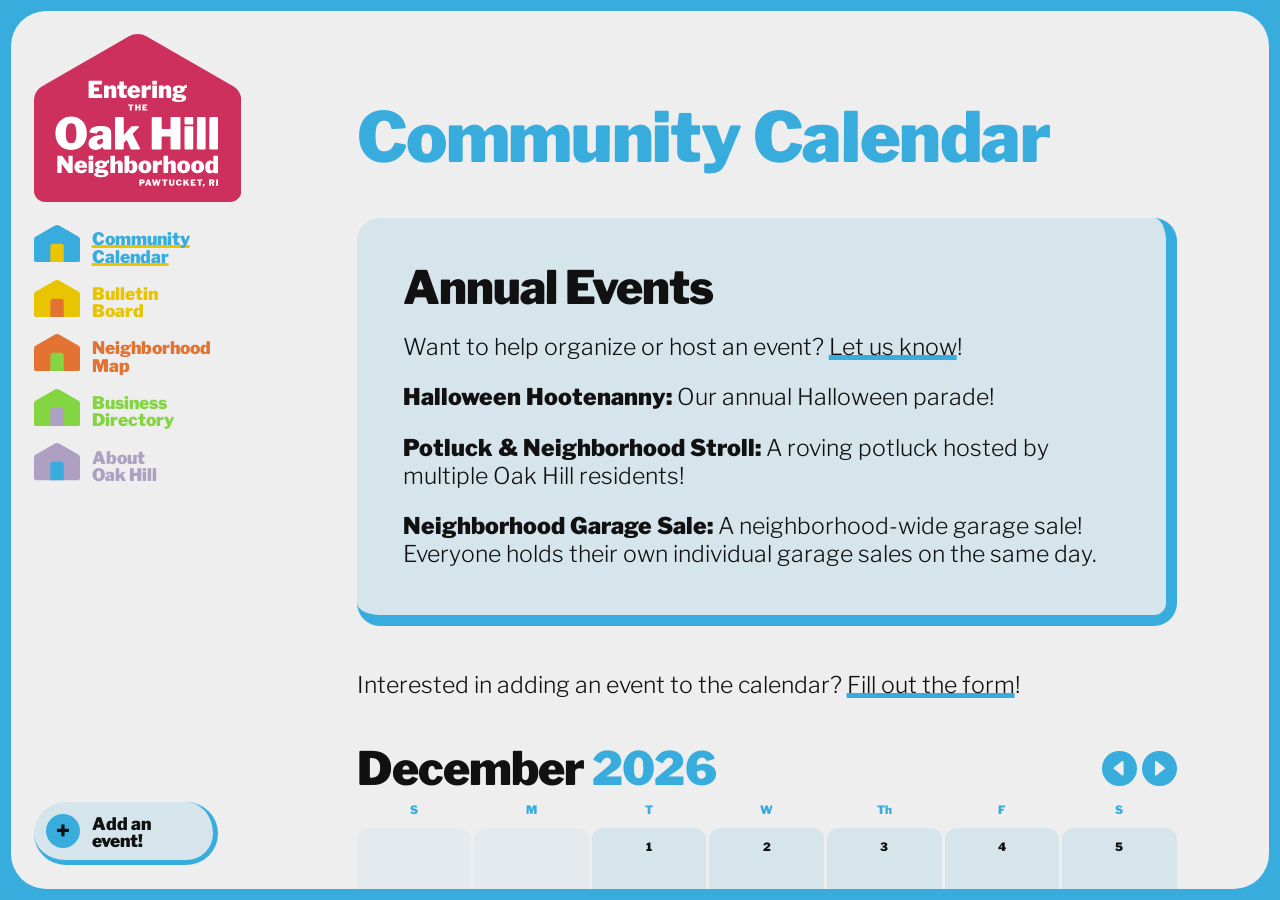
<file: calendar/index.html>
<!DOCTYPE html>
<html lang="en">
<head>
	<meta charset="UTF-8">
	<meta name="viewport" content="width=device-width, initial-scale=1.0">
	<title>Community Calendar | Oak Hill, Pawtucket, RI</title>
	<meta name="description" content="What's coming up in Oak Hill, Pawtucket, plus the annual Halloween Hootenanny, potluck stroll, and neighborhood garage sale.">
	<link rel="canonical" href="https://oakhillneighborhood.com/calendar/">
	<link rel="icon" type="image/png" href="/assets/meta/favicon-blue.png">
	<meta name="theme-color" content="#39acde">
	<meta property="og:type" content="website">
	<meta property="og:site_name" content="Oak Hill">
	<meta property="og:locale" content="en_US">
	<meta property="og:url" content="https://oakhillneighborhood.com/calendar/">
	<meta property="og:title" content="Community Calendar | Oak Hill, Pawtucket, RI">
	<meta property="og:description" content="What's coming up in Oak Hill, Pawtucket, plus the annual Halloween Hootenanny, potluck stroll, and neighborhood garage sale.">
	<meta property="og:image" content="https://oakhillneighborhood.com/assets/meta/opengraph.png">
	<meta property="og:image:width" content="1200">
	<meta property="og:image:height" content="630">
	<meta property="og:image:alt" content="The Oak Hill neighborhood website, Pawtucket, Rhode Island">
	<meta name="twitter:card" content="summary_large_image">
	<meta name="twitter:title" content="Community Calendar | Oak Hill, Pawtucket, RI">
	<meta name="twitter:description" content="What's coming up in Oak Hill, Pawtucket, plus the annual Halloween Hootenanny, potluck stroll, and neighborhood garage sale.">
	<meta name="twitter:image" content="https://oakhillneighborhood.com/assets/meta/opengraph.png">
	<meta name="twitter:image:alt" content="The Oak Hill neighborhood website, Pawtucket, Rhode Island">
	<link rel="stylesheet" href="/style.css">
</head>
<body style="--primary: var(--blue); --secondary: var(--yellow);">
	<div class="container">
		<nav class="nav">
			<a class="nav-logo" href="/">
				<svg viewBox="0 0 501.47 406.05"><path style="fill: var(--red);" d="M26.42,406.05c-14.57,0-26.42-11.85-26.42-26.42v-218.91c0-14.05,7.56-27.13,19.72-34.16L228.69,5.91c6.69-3.86,14.32-5.91,22.05-5.91s15.35,2.04,22.05,5.91l208.97,120.65c12.16,7.02,19.72,20.11,19.72,34.16v218.91c0,14.57-11.85,26.42-26.42,26.42H26.42Z"/><path style="fill: white;" d="M133.1,112.83h30.45c.68,0,1.02.39,1.02,1.18v6.54c0,1.02-.49,1.52-1.47,1.52h-16.97c-.87,0-1.3.36-1.3,1.07v4.79c0,.79.34,1.18,1.02,1.18h10.15c.79,0,1.18.38,1.18,1.13v6.99c0,.26-.08.49-.23.68-.15.19-.41.28-.79.28h-10.43c-.6,0-.9.26-.9.79v5.64c0,.53.23.79.68.79h18.33c.83,0,1.24.36,1.24,1.07v6.94c0,.34-.1.63-.31.87-.21.25-.56.37-1.04.37h-30.17c-1.02,0-1.52-.47-1.52-1.41v-39.14c0-.86.36-1.3,1.07-1.3ZM169.24,153.27v-27.18c0-.87.36-1.3,1.07-1.3h9.08c.68,0,1.02.38,1.02,1.13v2.54c0,.23.06.38.2.45.13.08.31,0,.54-.23.79-.86,1.65-1.64,2.59-2.31.94-.68,1.95-1.2,3.02-1.58,1.07-.38,2.19-.56,3.36-.56,2.63,0,4.77.83,6.4,2.48,1.64,1.65,2.45,3.87,2.45,6.65v19.62c0,1.13-.56,1.69-1.69,1.69h-8.29c-.49,0-.83-.1-1.02-.31-.19-.21-.28-.57-.28-1.1v-18.38c0-.86-.27-1.53-.82-2-.55-.47-1.27-.71-2.17-.71-.56,0-1.1.1-1.61.31-.51.21-.97.52-1.38.93s-.81.94-1.18,1.58v18.05c0,1.09-.62,1.64-1.86,1.64h-7.95c-.98,0-1.47-.47-1.47-1.41ZM217.8,132.4c-.49,0-.73.25-.73.73v10.83c0,.98.31,1.72.93,2.23.62.51,1.63.76,3.02.76h2.42c.3,0,.54.11.73.34.19.23.28.49.28.79l-.06,4.51c0,.9-.55,1.47-1.64,1.69-.83.11-1.66.2-2.51.25-.85.06-1.69.09-2.54.11-.85.02-1.7.03-2.57.03-2.71,0-4.94-.65-6.71-1.95-1.77-1.3-2.65-3.15-2.65-5.55v-13.76c0-.68-.28-1.02-.85-1.02h-2.71c-.9,0-1.35-.41-1.35-1.24v-5.3c0-.71.41-1.07,1.24-1.07h3.33c.41,0,.64-.23.68-.68l.9-8.35c.07-.75.41-1.13,1.02-1.13h8.29c.71,0,1.07.41,1.07,1.24v8.23c0,.41.21.62.62.62h5.19c.83,0,1.24.36,1.24,1.07v5.36c0,.83-.47,1.24-1.41,1.24h-5.24ZM238.36,145.54c.51.75,1.2,1.32,2.09,1.69.88.38,1.87.56,2.96.56.98,0,1.94-.22,2.88-.68.94-.45,2.03-1.28,3.27-2.48.15-.15.29-.23.42-.25.13-.02.39.05.76.2l5.13,2.09c.68.26.75.71.23,1.35-1.35,1.88-2.72,3.35-4.09,4.4-1.37,1.05-2.88,1.79-4.51,2.2s-3.51.62-5.61.62c-3.01,0-5.72-.64-8.12-1.92-2.41-1.28-4.31-3.05-5.7-5.3-1.39-2.25-2.09-4.85-2.09-7.78,0-3.2.72-6,2.17-8.4,1.45-2.41,3.36-4.28,5.75-5.61,2.39-1.33,4.97-2,7.75-2,2.97,0,5.6.64,7.9,1.92,2.29,1.28,4.11,3.11,5.44,5.5,1.33,2.39,2,5.29,2,8.71,0,.49-.05.84-.14,1.04-.09.21-.39.33-.87.37h-17.54c-.26,0-.47.08-.62.23-.15.15-.23.4-.23.73,0,1.13.25,2.07.76,2.82ZM245.1,135.95c.38,0,.63-.05.76-.14.13-.09.2-.31.2-.65,0-.49-.13-1.07-.4-1.75-.26-.68-.68-1.28-1.24-1.8s-1.32-.79-2.26-.79c-.75,0-1.48.18-2.17.54-.7.36-1.24.91-1.64,1.66-.4.75-.59,1.71-.59,2.88l7.33.06ZM260.69,154.34c-.21-.23-.31-.58-.31-1.07v-27.18c0-.87.36-1.3,1.07-1.3h8.8c.68,0,1.02.38,1.02,1.13v3.16c0,.26.11.42.34.48s.43-.05.62-.31c.6-.94,1.37-1.79,2.31-2.54.94-.75,1.94-1.35,2.99-1.8,1.05-.45,2.01-.68,2.88-.68,1.39,0,2.09.38,2.09,1.13v8.57c0,.79-.38,1.09-1.13.9-.87-.23-1.76-.38-2.68-.48-.92-.09-1.65-.14-2.17-.14-.6,0-1.19.1-1.78.31-.58.21-1.11.5-1.58.87-.47.38-.84.79-1.1,1.24-.26.45-.39.92-.39,1.41v15c0,1.09-.62,1.64-1.86,1.64h-7.95c-.56,0-.95-.11-1.16-.34ZM297.26,120.67c0,1.09-.62,1.63-1.86,1.63h-7.95c-.56,0-.95-.12-1.16-.37-.21-.24-.31-.61-.31-1.1v-6.71c0-.86.36-1.3,1.07-1.3h9.19c.68,0,1.02.39,1.02,1.18v6.66ZM297.26,153.04c0,.6-.15,1.02-.45,1.27-.3.25-.77.37-1.41.37h-7.95c-.56,0-.95-.11-1.16-.34-.21-.23-.31-.58-.31-1.07v-27.18c0-.87.36-1.3,1.07-1.3h9.19c.68,0,1.02.38,1.02,1.13v27.13ZM301.88,153.27v-27.18c0-.87.36-1.3,1.07-1.3h9.08c.68,0,1.02.38,1.02,1.13v2.54c0,.23.06.38.2.45.13.08.31,0,.54-.23.79-.86,1.65-1.64,2.59-2.31.94-.68,1.95-1.2,3.02-1.58,1.07-.38,2.19-.56,3.36-.56,2.63,0,4.77.83,6.4,2.48,1.64,1.65,2.45,3.87,2.45,6.65v19.62c0,1.13-.56,1.69-1.69,1.69h-8.29c-.49,0-.83-.1-1.02-.31-.19-.21-.28-.57-.28-1.1v-18.38c0-.86-.27-1.53-.82-2-.55-.47-1.27-.71-2.17-.71-.56,0-1.1.1-1.61.31-.51.21-.97.52-1.38.93s-.81.94-1.18,1.58v18.05c0,1.09-.62,1.64-1.86,1.64h-7.95c-.98,0-1.47-.47-1.47-1.41ZM369.11,123.29c.23.21.34.57.34,1.1v5.08c0,.64-.14,1.08-.42,1.33-.28.25-.63.29-1.04.14-.38-.11-.8-.21-1.27-.28-.47-.08-.87-.11-1.21-.11-1.02,0-1.39.43-1.13,1.3.08.26.14.54.2.85.06.3.08.6.08.9,0,1.69-.55,3.24-1.64,4.65-1.09,1.41-2.72,2.54-4.88,3.38-2.16.85-4.82,1.27-7.98,1.27-1.24,0-2.25.07-3.02.2-.77.13-1.33.31-1.69.54-.36.23-.54.49-.54.79,0,.41.21.7.62.85.41.15,1.03.26,1.86.34l8.57.51c4.17.26,7.23,1.15,9.16,2.65,1.94,1.5,2.9,3.42,2.9,5.75,0,2.86-1.43,5.24-4.29,7.16-2.86,1.92-7.12,2.88-12.8,2.88s-10.3-.56-13.2-1.66c-2.9-1.11-4.34-2.85-4.34-5.22,0-1.28.54-2.26,1.61-2.93,1.07-.68,2.36-1.22,3.86-1.63.53-.15.53-.36,0-.62-.98-.49-1.84-1.1-2.59-1.83-.75-.73-1.13-1.68-1.13-2.85,0-.9.3-1.7.9-2.4.6-.7,1.37-1.33,2.31-1.92.94-.58,1.92-1.08,2.93-1.5.19-.07.34-.17.45-.28.11-.11.02-.24-.28-.4-1.84-.79-3.28-1.83-4.31-3.13-1.03-1.3-1.55-2.81-1.55-4.54,0-2.71,1.28-4.93,3.83-6.68,2.56-1.75,6.35-2.62,11.39-2.62,2.14,0,4.01.24,5.61.71,1.6.47,2.87,1.08,3.81,1.83.3.23.62.32.96.28.34-.04.6-.19.79-.45.53-.71,1.17-1.35,1.95-1.92.77-.56,1.56-1,2.37-1.33.81-.32,1.48-.48,2-.48.3,0,.56.1.79.31ZM346.38,154.23c-.79-.04-1.48.03-2.06.2-.58.17-1.03.4-1.35.71-.32.3-.48.66-.48,1.07,0,.68.26,1.27.79,1.78.53.51,1.44.89,2.73,1.16,1.3.26,3.13.39,5.5.39,2.22,0,3.9-.27,5.05-.82,1.15-.55,1.72-1.23,1.72-2.06,0-.53-.32-1-.96-1.41-.64-.41-1.56-.64-2.76-.68l-8.18-.34ZM353.43,136.52c.68-.83,1.02-1.73,1.02-2.71,0-1.17-.34-2.16-1.02-2.99-.68-.83-1.8-1.24-3.38-1.24-1.39,0-2.47.41-3.24,1.24-.77.83-1.16,1.82-1.16,2.99,0,1.01.38,1.93,1.16,2.74.77.81,1.85,1.21,3.24,1.21,1.58,0,2.71-.41,3.38-1.24ZM227.47,170.72c0-.13.04-.24.12-.33.08-.09.21-.13.38-.13h12.01c.17,0,.3.04.38.13.08.09.12.2.12.33v2.39c0,.25-.15.38-.44.38h-3.56c-.16,0-.24.07-.24.2v11.03c0,.29-.13.44-.38.44h-3.82c-.24,0-.36-.13-.36-.4v-10.99c0-.19-.07-.28-.22-.28h-3.54c-.31,0-.46-.13-.46-.38v-2.39ZM249.39,179.2c-.21,0-.32.1-.32.3v5.08c0,.39-.22.58-.66.58h-3.35c-.21,0-.36-.04-.43-.12s-.11-.21-.11-.38v-13.94c0-.31.13-.46.38-.46h3.82c.24,0,.36.14.36.42v4.66c0,.27.12.4.36.4h3.37c.24,0,.36-.13.36-.4v-4.66c0-.28.12-.42.36-.42h3.82c.25,0,.38.15.38.46v13.94c0,.17-.04.3-.11.38-.07.08-.22.12-.43.12h-3.35c-.44,0-.66-.19-.66-.58v-5.08c0-.2-.11-.3-.32-.3h-3.46ZM262.61,170.26h10.85c.24,0,.36.14.36.42v2.33c0,.36-.17.54-.52.54h-6.05c-.31,0-.46.13-.46.38v1.71c0,.28.12.42.36.42h3.62c.28,0,.42.13.42.4v2.49c0,.09-.03.17-.08.24-.05.07-.15.1-.28.1h-3.72c-.21,0-.32.09-.32.28v2.01c0,.19.08.28.24.28h6.53c.29,0,.44.13.44.38v2.47c0,.12-.04.22-.11.31-.07.09-.2.13-.37.13h-10.75c-.36,0-.54-.17-.54-.5v-13.94c0-.31.13-.46.38-.46ZM69.72,275.36c-5.7-3.27-10.1-7.92-13.2-13.94-3.1-6.02-4.65-13.07-4.65-21.17s1.58-15.27,4.75-21.33c3.17-6.05,7.6-10.75,13.3-14.1,5.7-3.34,12.35-5.02,19.96-5.02s14.24,1.67,19.9,5.02c5.67,3.34,10.07,8.04,13.2,14.1,3.13,6.06,4.7,13.16,4.7,21.33s-1.55,15.14-4.65,21.12c-3.1,5.98-7.48,10.63-13.15,13.94-5.67,3.31-12.34,4.96-20.01,4.96s-14.47-1.64-20.17-4.91ZM99.66,258.52c1.94-3.52,2.9-9.5,2.9-17.95s-.99-14.99-2.96-18.79c-1.97-3.8-5.21-5.7-9.71-5.7s-7.87,1.9-9.87,5.7c-2.01,3.8-3.01,10.07-3.01,18.79s.97,14.43,2.9,17.95c1.94,3.52,5.26,5.28,9.98,5.28s7.83-1.76,9.77-5.28ZM157.52,278.68c-2.5,1.06-5.4,1.58-8.71,1.58-5.28,0-9.42-1.48-12.41-4.43-2.99-2.96-4.49-6.62-4.49-10.98s1.32-7.78,3.96-10.88c2.64-3.1,6.39-5.51,11.25-7.23,4.86-1.72,10.59-2.59,17.21-2.59h.74c.28,0,.62-.09,1-.26.39-.18.58-.58.58-1.21v-1.79c0-1.97-.51-3.48-1.53-4.54-1.02-1.06-2.59-1.58-4.7-1.58-1.48,0-2.99.33-4.54,1-1.55.67-2.78,1.99-3.7,3.96-.28.57-.58.93-.9,1.11-.32.18-.97.19-1.95.05l-13.83-2.74c-.49-.14-.86-.4-1.11-.79-.25-.39-.12-1.25.37-2.59,1.62-4.5,4.73-7.72,9.34-9.66,4.61-1.94,10.36-2.9,17.26-2.9s11.65.74,15.31,2.22c3.66,1.48,6.25,3.52,7.76,6.12,1.51,2.61,2.27,5.63,2.27,9.08v36.74c0,1.06-.16,1.8-.48,2.22-.32.42-.97.63-1.95.63h-14.47c-.92,0-1.57-.37-1.95-1.11-.39-.74-.65-1.6-.79-2.59l-.11-.74c-.21-1.41-1.16-1.41-2.85,0-1.9,1.55-4.1,2.85-6.6,3.91ZM165.07,253.66h-.42c-.84,0-1.95.16-3.33.47-1.37.32-2.73.81-4.07,1.48-1.34.67-2.48,1.53-3.43,2.59-.95,1.06-1.43,2.32-1.43,3.8s.53,2.68,1.58,3.59c1.06.92,2.53,1.37,4.43,1.37,1.41,0,2.59-.21,3.54-.63.95-.42,1.71-.88,2.27-1.37.63-.56,1.2-1.14,1.69-1.74.49-.6.74-1.28.74-2.06v-5.6c0-1.27-.53-1.9-1.58-1.9ZM256.4,278.16c-.35.7-1.02,1.06-2.01,1.06h-18.06c-.92,0-1.64-.25-2.16-.74-.53-.49-.97-1.16-1.32-2.01l-7.6-18.16c-.28-.7-.58-1.11-.9-1.21-.32-.11-.76.12-1.32.69l-5.07,4.75c-.28.28-.51.63-.69,1.06-.18.42-.26,1.06-.26,1.9v10.66c0,1.13-.26,1.92-.79,2.38-.53.46-1.39.69-2.59.69h-14.89c-1.13,0-1.88-.21-2.27-.63-.39-.42-.58-1.09-.58-2.01v-73.28c0-1.62.67-2.43,2.01-2.43h17.21c1.27,0,1.9.74,1.9,2.22v39.6c0,.28.11.51.32.69.21.18.53.02.95-.47l15.84-17.85c1.2-1.2,2.29-1.79,3.27-1.79h14.47c1.2,0,1.92.32,2.16.95.25.63.02,1.34-.69,2.11l-13.62,13.62c-.49.56-.78,1.07-.84,1.53-.07.46.14,1.18.63,2.16l16.89,32.63c.35.56.35,1.2,0,1.9ZM310.36,247.85c-1.13,0-1.69.53-1.69,1.58v26.71c0,2.04-1.16,3.06-3.48,3.06h-17.63c-1.13,0-1.88-.21-2.27-.63-.39-.42-.58-1.09-.58-2.01v-73.28c0-1.62.67-2.43,2.01-2.43h20.06c1.27,0,1.9.74,1.9,2.22v24.5c0,1.41.63,2.11,1.9,2.11h17.74c1.27,0,1.9-.7,1.9-2.11v-24.5c0-1.48.63-2.22,1.9-2.22h20.06c1.34,0,2.01.81,2.01,2.43v73.28c0,.92-.19,1.58-.58,2.01-.39.42-1.15.63-2.27.63h-17.63c-2.32,0-3.48-1.02-3.48-3.06v-26.71c0-1.06-.56-1.58-1.69-1.58h-18.16ZM385.12,215.54c0,2.04-1.16,3.06-3.48,3.06h-14.89c-1.06,0-1.78-.23-2.16-.69-.39-.46-.58-1.14-.58-2.06v-12.56c0-1.62.67-2.43,2.01-2.43h17.21c1.27,0,1.9.74,1.9,2.22v12.46ZM385.12,276.15c0,1.13-.28,1.92-.84,2.38-.56.46-1.44.69-2.64.69h-14.89c-1.06,0-1.78-.21-2.16-.63-.39-.42-.58-1.09-.58-2.01v-50.89c0-1.62.67-2.43,2.01-2.43h17.21c1.27,0,1.9.7,1.9,2.11v50.79ZM415,276.15c0,1.13-.28,1.92-.84,2.38-.56.46-1.44.69-2.64.69h-14.99c-1.9,0-2.85-.88-2.85-2.64l.53-73.28c0-1.62.67-2.43,2.01-2.43h16.89c1.27,0,1.9.74,1.9,2.22v73.07ZM444.99,276.15c0,1.13-.28,1.92-.84,2.38-.56.46-1.44.69-2.64.69h-14.99c-1.9,0-2.85-.88-2.85-2.64l.53-73.28c0-1.62.67-2.43,2.01-2.43h16.89c1.27,0,1.9.74,1.9,2.22v73.07ZM92.69,294.59c.56,0,.85.32.85.96v39.87c0,.3-.12.54-.37.73-.25.19-.56.28-.93.28h-7.73c-.3,0-.56-.05-.76-.14-.21-.09-.46-.33-.76-.71l-15.51-21.04c-.15-.19-.28-.26-.39-.23-.11.04-.17.15-.17.34v20.53c.04.83-.41,1.24-1.35,1.24h-7.67c-.94,0-1.41-.38-1.41-1.13v-39.42c0-.86.41-1.3,1.24-1.3h9.19c.49,0,.85.07,1.1.2.24.13.52.4.82.82l13.53,18.84c.26.34.48.5.65.48.17-.02.25-.25.25-.71v-18.44c0-.79.41-1.18,1.24-1.18h8.18ZM110.03,327.29c.51.75,1.2,1.32,2.09,1.69.88.38,1.87.56,2.96.56.98,0,1.94-.23,2.88-.68.94-.45,2.03-1.28,3.27-2.48.15-.15.29-.23.42-.25.13-.02.39.05.76.2l5.13,2.09c.68.26.75.71.23,1.35-1.35,1.88-2.72,3.35-4.09,4.4-1.37,1.05-2.88,1.79-4.51,2.2s-3.51.62-5.61.62c-3.01,0-5.72-.64-8.12-1.92-2.41-1.28-4.31-3.04-5.7-5.3-1.39-2.26-2.09-4.85-2.09-7.78,0-3.2.72-6,2.17-8.4,1.45-2.41,3.36-4.28,5.75-5.61,2.39-1.33,4.97-2,7.75-2,2.97,0,5.6.64,7.9,1.92,2.29,1.28,4.11,3.11,5.44,5.5,1.33,2.39,2,5.29,2,8.71,0,.49-.05.84-.14,1.04-.09.21-.39.33-.87.37h-17.54c-.26,0-.47.08-.62.23-.15.15-.23.39-.23.73,0,1.13.25,2.07.76,2.82ZM116.77,317.71c.38,0,.63-.05.76-.14.13-.09.2-.31.2-.65,0-.49-.13-1.07-.4-1.75-.26-.68-.68-1.28-1.24-1.8-.56-.53-1.32-.79-2.26-.79-.75,0-1.48.18-2.17.54-.7.36-1.24.91-1.64,1.66-.4.75-.59,1.71-.59,2.88l7.33.06ZM143.33,302.42c0,1.09-.62,1.64-1.86,1.64h-7.95c-.56,0-.95-.12-1.16-.37-.21-.24-.31-.61-.31-1.1v-6.71c0-.86.36-1.3,1.07-1.3h9.19c.68,0,1.02.39,1.02,1.18v6.65ZM143.33,334.79c0,.6-.15,1.03-.45,1.27-.3.24-.77.37-1.41.37h-7.95c-.56,0-.95-.11-1.16-.34-.21-.23-.31-.58-.31-1.07v-27.18c0-.86.36-1.3,1.07-1.3h9.19c.68,0,1.02.38,1.02,1.13v27.12ZM181.12,305.05c.23.21.34.57.34,1.1v5.08c0,.64-.14,1.08-.42,1.33-.28.25-.63.29-1.04.14-.38-.11-.8-.21-1.27-.28-.47-.07-.87-.11-1.21-.11-1.02,0-1.39.43-1.13,1.3.08.26.14.55.2.85.06.3.08.6.08.9,0,1.69-.55,3.24-1.64,4.65-1.09,1.41-2.72,2.54-4.88,3.38-2.16.85-4.82,1.27-7.98,1.27-1.24,0-2.25.07-3.02.2-.77.13-1.33.31-1.69.54-.36.23-.54.49-.54.79,0,.41.21.7.62.85.41.15,1.03.26,1.86.34l8.57.51c4.17.26,7.23,1.15,9.16,2.65,1.94,1.5,2.9,3.42,2.9,5.75,0,2.86-1.43,5.24-4.29,7.16-2.86,1.92-7.12,2.88-12.8,2.88s-10.3-.56-13.2-1.66c-2.9-1.11-4.34-2.85-4.34-5.22,0-1.28.54-2.26,1.61-2.93,1.07-.68,2.36-1.22,3.86-1.64.53-.15.53-.36,0-.62-.98-.49-1.84-1.1-2.59-1.83-.75-.73-1.13-1.68-1.13-2.85,0-.9.3-1.7.9-2.4.6-.69,1.37-1.33,2.31-1.92.94-.58,1.92-1.08,2.93-1.49.19-.08.34-.17.45-.28.11-.11.02-.24-.28-.39-1.84-.79-3.28-1.83-4.31-3.13-1.03-1.3-1.55-2.81-1.55-4.54,0-2.71,1.28-4.93,3.83-6.68,2.56-1.75,6.35-2.62,11.39-2.62,2.14,0,4.01.24,5.61.7,1.6.47,2.87,1.08,3.81,1.83.3.23.62.32.96.28.34-.04.6-.19.79-.45.53-.71,1.17-1.35,1.95-1.92.77-.56,1.56-1.01,2.37-1.33.81-.32,1.48-.48,2-.48.3,0,.56.1.79.31ZM158.39,335.98c-.79-.04-1.48.03-2.06.2-.58.17-1.03.4-1.35.71-.32.3-.48.66-.48,1.07,0,.68.26,1.27.79,1.78.53.51,1.44.89,2.73,1.16,1.3.26,3.13.39,5.5.39,2.22,0,3.9-.27,5.05-.82,1.15-.55,1.72-1.23,1.72-2.06,0-.53-.32-1-.96-1.41-.64-.41-1.56-.64-2.76-.68l-8.18-.34ZM165.44,318.27c.68-.83,1.02-1.73,1.02-2.71,0-1.17-.34-2.16-1.02-2.99s-1.8-1.24-3.38-1.24c-1.39,0-2.47.41-3.24,1.24-.77.83-1.16,1.82-1.16,2.99,0,1.02.38,1.93,1.16,2.74.77.81,1.85,1.21,3.24,1.21,1.58,0,2.71-.41,3.38-1.24ZM184.84,335.02v-39.14c0-.86.36-1.3,1.07-1.3h9.02c.68,0,1.02.39,1.02,1.18v14.04c0,.23.06.37.2.42.13.06.31,0,.54-.2,1.09-1.05,2.13-1.87,3.13-2.45,1-.58,1.98-1,2.96-1.24.98-.24,1.95-.37,2.93-.37,2.78,0,4.94.8,6.49,2.4,1.54,1.6,2.31,3.9,2.31,6.91v19.46c0,1.13-.56,1.69-1.69,1.69h-8.29c-.49,0-.83-.1-1.02-.31-.19-.21-.28-.57-.28-1.1v-18.38c0-.86-.26-1.53-.79-2-.53-.47-1.24-.7-2.14-.7-.56,0-1.1.1-1.61.31-.51.21-.97.52-1.38.93-.41.41-.81.94-1.18,1.58v18.05c0,1.09-.62,1.64-1.86,1.64h-7.95c-.98,0-1.47-.47-1.47-1.41ZM220.42,336.43c-.6,0-1.01-.11-1.21-.34-.21-.23-.31-.58-.31-1.07v-39.14c0-.86.36-1.3,1.07-1.3h9.19c.68,0,1.02.39,1.02,1.18v12.69c0,.45.11.7.34.73.23.04.47-.06.73-.28.79-.75,1.57-1.33,2.34-1.75.77-.41,1.56-.71,2.37-.9.81-.19,1.63-.28,2.45-.28,2.44,0,4.53.62,6.26,1.86,1.73,1.24,3.05,3,3.98,5.27.92,2.28,1.38,4.99,1.38,8.15,0,4.77-1.1,8.59-3.3,11.45-2.2,2.86-5.37,4.29-9.5,4.29-1.17,0-2.28-.19-3.36-.56-1.07-.38-2.06-.92-2.96-1.64-.9-.71-1.73-1.54-2.48-2.48-.15-.19-.29-.26-.42-.23-.13.04-.24.17-.31.4l-.9,2.65c-.26.87-.75,1.3-1.47,1.3h-4.91ZM230.18,326c0,.94.17,1.74.51,2.4.34.66.81,1.16,1.41,1.49.6.34,1.3.51,2.09.51.98,0,1.79-.28,2.45-.85.66-.56,1.16-1.5,1.49-2.82.34-1.32.51-3.06.51-5.24,0-3.27-.37-5.53-1.1-6.77-.73-1.24-1.8-1.86-3.19-1.86-.87,0-1.64.2-2.31.59-.68.39-1.3.95-1.86,1.66v10.88ZM260.04,335.02c-2.35-1.32-4.19-3.13-5.53-5.44-1.33-2.31-2-4.95-2-7.92,0-3.16.7-5.91,2.09-8.26,1.39-2.35,3.27-4.17,5.64-5.47,2.37-1.3,5.04-1.95,8.01-1.95,3.16,0,5.91.68,8.26,2.03,2.35,1.35,4.18,3.21,5.5,5.55,1.32,2.35,1.97,5.05,1.97,8.09s-.67,5.61-2,7.92c-1.33,2.31-3.19,4.13-5.55,5.44-2.37,1.32-5.11,1.97-8.23,1.97s-5.8-.66-8.15-1.97ZM270.73,328.9c.64-.58,1.11-1.5,1.41-2.74.3-1.24.45-2.82.45-4.74s-.15-3.61-.45-4.85c-.3-1.24-.77-2.15-1.41-2.74-.64-.58-1.47-.87-2.48-.87s-1.8.29-2.45.87c-.66.58-1.14,1.49-1.44,2.74-.3,1.24-.45,2.86-.45,4.85s.15,3.54.45,4.77c.3,1.22.78,2.12,1.44,2.71.66.58,1.48.87,2.45.87s1.84-.29,2.48-.87ZM287.79,336.09c-.21-.23-.31-.58-.31-1.07v-27.18c0-.86.36-1.3,1.07-1.3h8.8c.68,0,1.02.38,1.02,1.13v3.16c0,.26.11.42.34.48.23.06.43-.05.62-.31.6-.94,1.37-1.79,2.31-2.54.94-.75,1.94-1.35,2.99-1.8,1.05-.45,2.01-.68,2.88-.68,1.39,0,2.09.38,2.09,1.13v8.57c0,.79-.38,1.09-1.13.9-.87-.23-1.76-.39-2.68-.48-.92-.09-1.65-.14-2.17-.14-.6,0-1.19.1-1.78.31-.58.21-1.11.5-1.58.87-.47.38-.84.79-1.1,1.24-.26.45-.39.92-.39,1.41v15c0,1.09-.62,1.64-1.86,1.64h-7.95c-.56,0-.95-.11-1.16-.34ZM313.13,335.02v-39.14c0-.86.36-1.3,1.07-1.3h9.02c.68,0,1.02.39,1.02,1.18v14.04c0,.23.06.37.2.42.13.06.31,0,.54-.2,1.09-1.05,2.13-1.87,3.13-2.45,1-.58,1.98-1,2.96-1.24.98-.24,1.95-.37,2.93-.37,2.78,0,4.94.8,6.49,2.4,1.54,1.6,2.31,3.9,2.31,6.91v19.46c0,1.13-.56,1.69-1.69,1.69h-8.29c-.49,0-.83-.1-1.02-.31-.19-.21-.28-.57-.28-1.1v-18.38c0-.86-.26-1.53-.79-2-.53-.47-1.24-.7-2.14-.7-.56,0-1.1.1-1.61.31-.51.21-.97.52-1.38.93-.41.41-.81.94-1.18,1.58v18.05c0,1.09-.62,1.64-1.86,1.64h-7.95c-.98,0-1.47-.47-1.47-1.41ZM353.6,335.02c-2.35-1.32-4.19-3.13-5.53-5.44-1.33-2.31-2-4.95-2-7.92,0-3.16.7-5.91,2.09-8.26,1.39-2.35,3.27-4.17,5.64-5.47,2.37-1.3,5.04-1.95,8.01-1.95,3.16,0,5.91.68,8.26,2.03,2.35,1.35,4.18,3.21,5.5,5.55,1.32,2.35,1.97,5.05,1.97,8.09s-.67,5.61-2,7.92c-1.33,2.31-3.19,4.13-5.55,5.44-2.37,1.32-5.11,1.97-8.23,1.97s-5.8-.66-8.15-1.97ZM364.28,328.9c.64-.58,1.11-1.5,1.41-2.74.3-1.24.45-2.82.45-4.74s-.15-3.61-.45-4.85c-.3-1.24-.77-2.15-1.41-2.74-.64-.58-1.47-.87-2.48-.87s-1.8.29-2.45.87c-.66.58-1.14,1.49-1.44,2.74-.3,1.24-.45,2.86-.45,4.85s.15,3.54.45,4.77c.3,1.22.78,2.12,1.44,2.71.66.58,1.48.87,2.45.87s1.84-.29,2.48-.87ZM387.43,335.02c-2.35-1.32-4.19-3.13-5.53-5.44-1.33-2.31-2-4.95-2-7.92,0-3.16.7-5.91,2.09-8.26,1.39-2.35,3.27-4.17,5.64-5.47,2.37-1.3,5.04-1.95,8.01-1.95,3.16,0,5.91.68,8.26,2.03,2.35,1.35,4.18,3.21,5.5,5.55,1.32,2.35,1.97,5.05,1.97,8.09s-.67,5.61-2,7.92c-1.33,2.31-3.19,4.13-5.55,5.44-2.37,1.32-5.11,1.97-8.23,1.97s-5.8-.66-8.15-1.97ZM398.12,328.9c.64-.58,1.11-1.5,1.41-2.74.3-1.24.45-2.82.45-4.74s-.15-3.61-.45-4.85c-.3-1.24-.77-2.15-1.41-2.74-.64-.58-1.47-.87-2.48-.87s-1.8.29-2.45.87c-.66.58-1.14,1.49-1.44,2.74-.3,1.24-.45,2.86-.45,4.85s.15,3.54.45,4.77c.3,1.22.78,2.12,1.44,2.71.66.58,1.48.87,2.45.87s1.84-.29,2.48-.87ZM434.3,336.15c-.28-.19-.42-.53-.42-1.01v-1.07c0-.26-.09-.41-.28-.45-.19-.04-.38.04-.56.23-.71.68-1.46,1.25-2.23,1.72-.77.47-1.62.83-2.54,1.07-.92.24-1.97.37-3.13.37-2.22,0-4.17-.57-5.87-1.72-1.69-1.15-3.02-2.87-3.98-5.16-.96-2.29-1.44-5.13-1.44-8.52,0-3.16.55-5.9,1.66-8.23,1.11-2.33,2.57-4.14,4.37-5.44,1.8-1.3,3.74-1.95,5.81-1.95,1.28,0,2.47.21,3.58.62,1.11.41,2.25,1.18,3.41,2.31.3.23.55.32.76.28.21-.04.31-.28.31-.73v-12.69c0-.79.34-1.18,1.02-1.18h9.14c.71,0,1.07.43,1.07,1.3v39.14c0,.49-.1.85-.31,1.07-.21.23-.61.34-1.21.34h-8.18c-.38,0-.71-.09-.99-.28ZM431.93,313.51c-.58-.36-1.31-.54-2.17-.54s-1.65.26-2.34.79c-.7.53-1.23,1.41-1.61,2.65-.38,1.24-.56,2.95-.56,5.13s.18,3.85.54,5.13c.36,1.28.87,2.19,1.55,2.73.68.55,1.48.82,2.42.82.75,0,1.42-.16,2-.48.58-.32,1.05-.76,1.41-1.33.36-.56.54-1.2.54-1.92v-11.39c-.6-.71-1.19-1.25-1.78-1.61ZM267.14,359.18c-.47.7-1.11,1.25-1.94,1.63-.82.38-1.78.57-2.88.57h-2.75c-.16,0-.24.07-.24.22v4.54c0,.39-.22.58-.66.58h-3.37c-.2,0-.34-.04-.41-.12-.07-.08-.11-.21-.11-.38v-13.94c0-.31.13-.46.38-.46h6.65c1.1,0,2.11.18,3.02.53.92.36,1.65.89,2.2,1.61.55.72.82,1.62.82,2.7,0,.98-.23,1.82-.7,2.52ZM262.96,355.76c-.15-.23-.35-.42-.6-.54-.25-.13-.54-.19-.84-.19h-1.73c-.31,0-.46.14-.46.42v2.27c0,.29.11.44.34.44h1.97c.48,0,.86-.15,1.13-.46s.41-.68.41-1.1c0-.32-.07-.6-.22-.83ZM268.95,366.51c-.07-.14-.06-.32.02-.53l4.86-13.7c.07-.16.14-.28.22-.35.08-.07.21-.11.38-.11h3.96c.35,0,.59.18.72.54l4.82,13.68c.05.13.06.28.01.44-.05.16-.14.24-.29.24h-3.94c-.23,0-.38-.11-.44-.34l-.78-2.31c-.03-.07-.06-.12-.09-.17-.03-.05-.1-.07-.21-.07h-4.26c-.16,0-.26.07-.3.22l-.82,2.37c-.03.08-.08.15-.15.21-.07.06-.18.09-.33.09h-3.05c-.15,0-.25-.07-.32-.21ZM277.19,360.41c.2,0,.26-.13.18-.4l-1.21-3.43c-.03-.07-.07-.1-.12-.1s-.09.03-.12.1l-1.23,3.42c-.11.28-.04.42.2.42h2.29ZM306.14,352.05c.1.15.12.34.05.57l-4.08,13.6c-.12.33-.36.5-.72.5h-2.77c-.39,0-.63-.17-.72-.5l-2.09-7.07c-.04-.16-.09-.24-.14-.25-.05,0-.11.09-.18.29l-2.07,7.03c-.09.33-.33.5-.72.5h-2.87c-.36,0-.6-.17-.72-.5l-4.1-13.6c-.05-.23-.03-.42.07-.57.1-.15.28-.23.53-.23h3.31c.21,0,.36.04.45.11.09.07.15.18.19.31l2.13,7.45c.04.15.08.22.13.23.05,0,.08-.04.11-.15l2.11-7.53c.03-.13.09-.24.18-.31.09-.07.25-.11.46-.11h2.81c.21,0,.36.04.45.11.09.07.15.18.19.31l2.21,7.63c.03.08.07.13.12.14.05.01.09-.02.1-.1l2.05-7.67c.03-.13.09-.24.18-.31.09-.07.25-.11.46-.11h2.33c.27,0,.45.08.55.23ZM309.7,352.28c0-.13.04-.24.12-.33.08-.09.21-.13.38-.13h12.01c.17,0,.3.04.38.13.08.09.12.2.12.33v2.39c0,.25-.15.38-.44.38h-3.56c-.16,0-.24.07-.24.2v11.03c0,.29-.13.44-.38.44h-3.82c-.24,0-.36-.13-.36-.4v-10.99c0-.19-.07-.28-.22-.28h-3.54c-.31,0-.46-.13-.46-.38v-2.39ZM338.63,364.48c-.54.89-1.29,1.52-2.25,1.89-.96.37-2.09.55-3.37.55-1.61,0-2.88-.25-3.82-.74-.94-.5-1.61-1.23-2.01-2.2-.4-.97-.6-2.15-.6-3.54v-8.16c0-.31.13-.46.38-.46h3.82c.24,0,.36.14.36.42v8.68c0,1.02.2,1.74.59,2.17s.93.64,1.62.64c.42,0,.8-.08,1.15-.25.35-.17.64-.46.85-.88.21-.42.32-1,.32-1.74v-8.58c0-.31.13-.46.38-.46h3.01c.24,0,.36.14.36.42v8.6c0,1.54-.27,2.75-.8,3.65ZM352.8,351.96c.72.23,1.35.55,1.91.96s1.01.9,1.37,1.47c.35.56.6,1.18.73,1.85.07.28.08.46.03.54-.05.08-.14.13-.29.16l-3.52.22c-.15,0-.24-.03-.28-.09s-.07-.16-.1-.29c-.11-.59-.31-1.08-.61-1.48-.3-.39-.79-.59-1.46-.59-.75,0-1.35.33-1.8.99-.45.66-.67,1.81-.67,3.45s.2,2.82.61,3.48c.41.66,1.02.99,1.84.99.67,0,1.26-.17,1.78-.51.52-.34.95-.95,1.3-1.84.07-.16.25-.21.56-.16l2.51.5c.07.01.14.06.22.14.08.08.1.25.06.52-.04.21-.15.51-.32.88-.17.38-.42.78-.74,1.22-.32.44-.74.84-1.25,1.22-.51.38-1.11.7-1.82.94-.7.25-1.52.37-2.44.37-1.43,0-2.68-.34-3.75-1.01-1.06-.68-1.89-1.61-2.47-2.79-.58-1.19-.87-2.53-.87-4.05s.29-2.83.87-3.94c.58-1.11,1.41-1.97,2.48-2.59s2.33-.92,3.78-.92c.84,0,1.62.11,2.34.34ZM374.97,366.53c-.03.13-.15.19-.35.19h-3.92c-.36,0-.6-.13-.72-.4l-2.45-5.58c-.11-.17-.25-.14-.44.1l-1.43,1.83c-.08.09-.12.24-.12.44v3.03c0,.39-.22.58-.66.58h-3.35c-.21,0-.36-.04-.43-.12-.07-.08-.11-.21-.11-.38v-13.94c0-.31.13-.46.38-.46h3.82c.24,0,.36.14.36.42v5.08c0,.16.03.24.09.24s.13-.05.21-.14l3.7-5.18c.11-.15.22-.25.33-.32.11-.07.29-.1.53-.1h3.05c.23,0,.39.06.48.18.09.12.07.25-.06.4l-3.29,4.04c-.15.19-.17.4-.06.64l4.38,9.02c.08.16.1.3.07.43ZM379.28,351.81h10.85c.24,0,.36.14.36.42v2.33c0,.36-.17.54-.52.54h-6.05c-.31,0-.46.13-.46.38v1.71c0,.28.12.42.36.42h3.62c.28,0,.42.13.42.4v2.49c0,.09-.03.17-.08.24-.05.07-.15.1-.28.1h-3.72c-.21,0-.32.09-.32.28v2.01c0,.19.08.28.24.28h6.53c.29,0,.44.13.44.38v2.47c0,.12-.04.22-.11.31-.07.09-.2.13-.37.13h-10.75c-.36,0-.54-.17-.54-.5v-13.94c0-.31.13-.46.38-.46ZM394.31,352.28c0-.13.04-.24.12-.33.08-.09.21-.13.38-.13h12.01c.17,0,.3.04.38.13.08.09.12.2.12.33v2.39c0,.25-.15.38-.44.38h-3.56c-.16,0-.24.07-.24.2v11.03c0,.29-.13.44-.38.44h-3.82c-.24,0-.36-.13-.36-.4v-10.99c0-.19-.07-.28-.22-.28h-3.54c-.31,0-.46-.13-.46-.38v-2.39ZM408.51,369.87c-.07-.11-.07-.22-.02-.34l1-2.17c.19-.43.13-.64-.18-.64h-.44c-.36,0-.54-.17-.54-.5v-3.03c0-.29.13-.44.38-.44h3.48c.24,0,.36.13.36.4v2.93c0,.11-.03.21-.08.3l-2.29,3.19c-.11.15-.25.26-.43.34-.18.08-.34.12-.49.12h-.44c-.13,0-.23-.05-.3-.16ZM436.2,366.53c-.07.13-.19.19-.35.19h-3.9c-.28,0-.46-.14-.54-.42l-1.89-5.18c-.08-.21-.29-.32-.62-.32h-.92c-.09,0-.16.03-.19.09-.03.06-.05.1-.05.13v5.12c0,.39-.22.58-.66.58h-3.37c-.2,0-.34-.04-.41-.12-.07-.08-.11-.21-.11-.38v-13.94c0-.31.13-.46.38-.46h6.71c1.94,0,3.45.37,4.52,1.12s1.61,1.79,1.61,3.14c0,.63-.11,1.21-.34,1.75-.23.54-.54.99-.93,1.38-.4.38-.85.67-1.36.87-.13.05-.16.18-.08.38l2.53,5.62c.07.17.06.32-.01.45ZM431.26,357.4c.27-.27.41-.62.41-1.04,0-.51-.17-.9-.51-1.17s-.74-.4-1.2-.4h-1.77c-.31,0-.46.13-.46.4v2.19c0,.28.11.42.34.42h2.01c.51,0,.9-.13,1.18-.4ZM444.62,351.81c.24,0,.36.14.36.42v13.9c0,.21-.05.36-.16.45-.11.09-.27.13-.5.13h-3.35c-.21,0-.36-.04-.43-.12-.07-.08-.11-.21-.11-.38v-13.94c0-.31.13-.46.38-.46h3.82Z"/></svg>
			</a>
			<div class="nav-links">
				<a href="/calendar/" class="nav-link" style="--primary: var(--blue); --secondary: var(--yellow);" data-active="1">
					<svg viewBox="0 0 501.47 406.05"><path style="fill: var(--primary);" d="M26.42,406.05c-14.57,0-26.42-11.85-26.42-26.42v-218.91c0-14.05,7.56-27.13,19.72-34.16L228.69,5.91c6.69-3.86,14.32-5.91,22.05-5.91s15.35,2.04,22.05,5.91l208.97,120.65c12.16,7.02,19.72,20.11,19.72,34.16v218.91c0,14.57-11.85,26.42-26.42,26.42H26.42Z"/><path style="fill: var(--secondary);" d="M205.49,203.02h90.5c15.17,0,27.49,12.32,27.49,27.49v175.53h-145.48v-175.53c0-15.17,12.32-27.49,27.49-27.49Z"/></svg>
					<span>Community <br>Calendar</span>
				</a>
				<a href="/board/" class="nav-link" style="--primary: var(--yellow); --secondary: var(--orange);">
					<svg viewBox="0 0 501.47 406.05"><path style="fill: var(--primary);" d="M26.42,406.05c-14.57,0-26.42-11.85-26.42-26.42v-218.91c0-14.05,7.56-27.13,19.72-34.16L228.69,5.91c6.69-3.86,14.32-5.91,22.05-5.91s15.35,2.04,22.05,5.91l208.97,120.65c12.16,7.02,19.72,20.11,19.72,34.16v218.91c0,14.57-11.85,26.42-26.42,26.42H26.42Z"/><path style="fill: var(--secondary);" d="M205.49,203.02h90.5c15.17,0,27.49,12.32,27.49,27.49v175.53h-145.48v-175.53c0-15.17,12.32-27.49,27.49-27.49Z"/></svg>
					<span>Bulletin <br>Board</span>
				</a>
				<a href="/map/" class="nav-link" style="--primary: var(--orange); --secondary: var(--green);">
					<svg viewBox="0 0 501.47 406.05"><path style="fill: var(--primary);" d="M26.42,406.05c-14.57,0-26.42-11.85-26.42-26.42v-218.91c0-14.05,7.56-27.13,19.72-34.16L228.69,5.91c6.69-3.86,14.32-5.91,22.05-5.91s15.35,2.04,22.05,5.91l208.97,120.65c12.16,7.02,19.72,20.11,19.72,34.16v218.91c0,14.57-11.85,26.42-26.42,26.42H26.42Z"/><path style="fill: var(--secondary);" d="M205.49,203.02h90.5c15.17,0,27.49,12.32,27.49,27.49v175.53h-145.48v-175.53c0-15.17,12.32-27.49,27.49-27.49Z"/></svg>
					<span>Neighborhood <br>Map</span>
				</a>
				<a href="/directory/" class="nav-link" style="--primary: var(--green); --secondary: var(--gray);">
					<svg viewBox="0 0 501.47 406.05"><path style="fill: var(--primary);" d="M26.42,406.05c-14.57,0-26.42-11.85-26.42-26.42v-218.91c0-14.05,7.56-27.13,19.72-34.16L228.69,5.91c6.69-3.86,14.32-5.91,22.05-5.91s15.35,2.04,22.05,5.91l208.97,120.65c12.16,7.02,19.72,20.11,19.72,34.16v218.91c0,14.57-11.85,26.42-26.42,26.42H26.42Z"/><path style="fill: var(--secondary);" d="M205.49,203.02h90.5c15.17,0,27.49,12.32,27.49,27.49v175.53h-145.48v-175.53c0-15.17,12.32-27.49,27.49-27.49Z"/></svg>
					<span>Business <br>Directory</span>
				</a>
				<a href="/about/" class="nav-link" style="--primary: var(--gray); --secondary: var(--blue);">
					<svg viewBox="0 0 501.47 406.05"><path style="fill: var(--primary);" d="M26.42,406.05c-14.57,0-26.42-11.85-26.42-26.42v-218.91c0-14.05,7.56-27.13,19.72-34.16L228.69,5.91c6.69-3.86,14.32-5.91,22.05-5.91s15.35,2.04,22.05,5.91l208.97,120.65c12.16,7.02,19.72,20.11,19.72,34.16v218.91c0,14.57-11.85,26.42-26.42,26.42H26.42Z"/><path style="fill: var(--secondary);" d="M205.49,203.02h90.5c15.17,0,27.49,12.32,27.49,27.49v175.53h-145.48v-175.53c0-15.17,12.32-27.49,27.49-27.49Z"/></svg>
					<span>About <br>Oak Hill</span>
				</a>
			</div>
			<button class="nav-submit" type="button" onclick="openForm();">
				<span class="nav-submit-icon">+</span>
				<span class="nav-submit-text">Add an event!</span>
			</button>
		</nav>
		<main class="content">
			<h1>Community Calendar</h1>
			<section>
				<h2>Annual Events</h2>
				<p>
					Want to help organize or host an event? <button class="form-link" onclick="openForm();">Let us know</button>!
				</p>
				<p>
					<strong>Halloween Hootenanny:</strong> Our annual Halloween parade!
				</p>
				<p>
					<strong>Potluck &amp; Neighborhood Stroll:</strong> A roving potluck hosted by multiple Oak Hill residents!
				</p>
				<p>
					<strong>Neighborhood Garage Sale:</strong> A neighborhood-wide garage sale! Everyone holds their own individual garage sales on the same day.
				</p>
			</section>
			<section class="content-intro">
				<p>
					Interested in adding an event to the calendar? <button class="form-link" onclick="openForm();">Fill out the form</button>!
				</p>
			</section>
			<div class="calendar">
				<div class="calendar-header">
					<h2 class="calendar-month"></h2>
					<div class="calendar-controls">
						<button aria-label="Previous month" onclick="shiftCalendar(-1);"><svg clip-rule="evenodd" fill-rule="evenodd" stroke-linejoin="round" stroke-miterlimit="2" viewBox="0 0 24 24"><path d="m13.789 7.155c.141-.108.3-.157.456-.157.389 0 .755.306.755.749v8.501c0 .445-.367.75-.755.75-.157 0-.316-.05-.457-.159-1.554-1.203-4.199-3.252-5.498-4.258-.184-.142-.29-.36-.29-.592 0-.23.107-.449.291-.591 1.299-1.002 3.945-3.044 5.498-4.243z"/></svg></button>
						<button aria-label="Next month" onclick="shiftCalendar(1);"><svg clip-rule="evenodd" fill-rule="evenodd" stroke-linejoin="round" stroke-miterlimit="2" viewBox="0 0 24 24"><path d="m10.211 7.155c-.141-.108-.3-.157-.456-.157-.389 0-.755.306-.755.749v8.501c0 .445.367.75.755.75.157 0 .316-.05.457-.159 1.554-1.203 4.199-3.252 5.498-4.258.184-.142.29-.36.29-.592 0-.23-.107-.449-.291-.591-1.299-1.002-3.945-3.044-5.498-4.243z"/></svg></button>
					</div>
				</div>
				<div class="calendar-days">
					<div class="calendar-day">S</div>
					<div class="calendar-day">M</div>
					<div class="calendar-day">T</div>
					<div class="calendar-day">W</div>
					<div class="calendar-day">Th</div>
					<div class="calendar-day">F</div>
					<div class="calendar-day">S</div>
				</div>
				<div class="calendar-grid"></div>
			</div>
		</main>
	</div>
	<div class="calendar-lightbox" data-active="0" onclick="closeEvent();">
		<button class="calendar-lightbox-close">
			Return to the Calendar
		</button>
		<div class="calendar-lightbox-scroll">
			<div class="calendar-lightbox-event">
				<h2 class="calendar-lightbox-name"></h2>
				<p class="calendar-lightbox-when"></p>
				<div class="calendar-lightbox-description"></div>
			</div>
		</div>
	</div>
	<div class="form-popup" data-active="0" onclick="closeForm();">
		<button class="form-popup-close" type="button" onclick="closeForm();">
			Return to the Community Calendar
		</button>
		<div class="form-popup-scroll">
			<div class="form-popup-panel">
				<form class="form" name="Event" method="POST" data-netlify="true" netlify-honeypot="bot-field">
					<input type="hidden" name="form-name" value="Event">
					<p class="form-bot">
						<label>Don’t fill this out if you’re human: <input name="bot-field" tabindex="-1" autocomplete="off"></label>
					</p>
					<h2 class="form-title">📅 Submit an event</h2>
					<p class="form-intro">Add an event to the Community Calendar, or let us know about one you’d like to help organize.</p>
					<p class="form-note"><span class="form-required" aria-hidden="true">*</span> Required. We’ll add your submission to the site as soon as we can!</p>
					<details class="form-guidelines">
						<summary>A few guidelines</summary>
						<ul>
						<li>We monitor submissions as often as we can, but we’re all volunteers ~ please give us some time to add your content to the website.</li>
						<li>Only residents of the Oak Hill community are permitted to post content to the site. (We operate on a trust-based system here, please be honest!)</li>
						<li>Submissions are screened for inappropriate content.</li>
						<li>Submissions are not reflective of the opinions of all Oak Hill residents or the moderators of this site.</li>
						</ul>
					</details>
					<div class="form-field">
						<label class="form-label" for="event-name">🪪 What’s your name?<span class="form-required" aria-hidden="true">*</span></label>
						<input class="form-input" type="text" id="event-name" name="name" required>
					</div>
					<div class="form-field">
						<label class="form-label" for="event-email">✉️ What’s your email address?<span class="form-required" aria-hidden="true">*</span></label>
						<p class="form-hint">So we can reach you with questions. We never publish this on the site.</p>
						<input class="form-input" type="email" id="event-email" name="email" required>
					</div>
					<div class="form-field">
						<label class="form-label" for="event-resident">🏡 Do you live in Oak Hill?<span class="form-required" aria-hidden="true">*</span></label>
						<p class="form-hint">Please only submit content if you live in Oak Hill or the surrounding area!</p>
						<select class="form-input" id="event-resident" name="resident" required>
							<option value="">Pick one</option>
							<option>Yes</option>
							<option>Nearby</option>
							<option>No</option>
						</select>
					</div>
					<div class="form-field">
						<label class="form-label" for="event-neighborhood">If you live nearby, which neighborhood?</label>
						<input class="form-input" type="text" id="event-neighborhood" name="neighborhood">
					</div>
					<hr class="form-divider">
					<div class="form-field">
						<label class="form-label" for="event-event_name">📆 Event name<span class="form-required" aria-hidden="true">*</span></label>
						<input class="form-input" type="text" id="event-event_name" name="event_name" required>
					</div>
					<div class="form-field">
						<label class="form-label" for="event-event_date">Date<span class="form-required" aria-hidden="true">*</span></label>
						<input class="form-input" type="date" id="event-event_date" name="event_date" required>
					</div>
					<div class="form-field">
						<label class="form-label" for="event-event_time">Time</label>
						<p class="form-hint">For example: 6:00pm, or 2:00–5:00pm. Leave this blank if it runs all day.</p>
						<input class="form-input" type="text" id="event-event_time" name="event_time">
					</div>
					<div class="form-field">
						<label class="form-label" for="event-event_location">Location</label>
						<input class="form-input" type="text" id="event-event_location" name="event_location">
					</div>
					<div class="form-field">
						<label class="form-label" for="event-event_description">What’s happening?<span class="form-required" aria-hidden="true">*</span></label>
						<textarea class="form-input" id="event-event_description" name="event_description" rows="4" required></textarea>
					</div>
					<hr class="form-divider">
					<div class="form-field">
						<label class="form-label" for="event-message">📝 Anything else you want to tell us?</label>
						<p class="form-hint">If you’re interested in joining the Social Committee, have an event you want to help organize, want something edited or removed from the website, or have a story about Oak Hill you want to share. (Please be nice, we’re your neighbors!)</p>
						<textarea class="form-input" id="event-message" name="message" rows="4"></textarea>
					</div>
					<p class="form-error" role="alert" hidden></p>
					<button class="form-submit" type="submit">Send us your event!</button>
				</form>
				<div class="form-done" hidden>
					<h2 class="form-done-title">Thanks! 🌳</h2>
					<p class="form-done-text">We got your submission. We’re all volunteers, so please give us a little time to get it onto the site ~ we’ll be in touch if we have any questions.</p>
					<button class="form-done-close" type="button" onclick="closeForm();">Back to the site</button>
				</div>
			</div>
		</div>
	</div>
	<script>
		const calendarEvents = [{"date":"2026-09-12","time":"All Day","location":"The full neighborhood!","name":"Neighborhood Garage Sale","description":["A neighborhood-wide garage sale!"]},{"date":"2026-10-31","time":"","location":"","name":"Halloween Hootenanny","description":["Our annual halloween parade!"]}];
	</script>
	<script src="/calendar.js"></script>
	<script src="/form.js"></script>
</body>
</html>
</file>
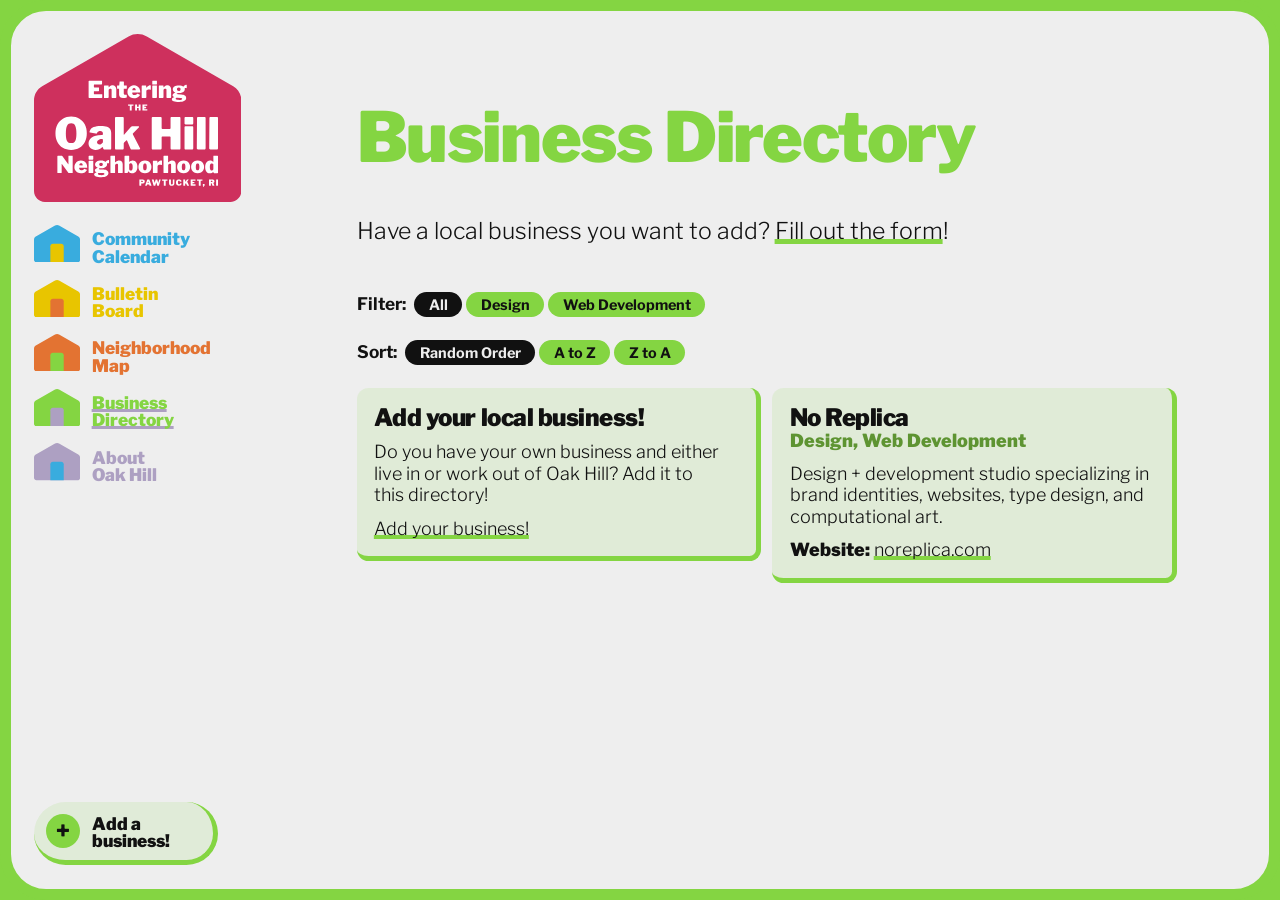
<file: directory/index.html>
<!DOCTYPE html>
<html lang="en">
<head>
	<meta charset="UTF-8">
	<meta name="viewport" content="width=device-width, initial-scale=1.0">
	<title>Business Directory | Oak Hill, Pawtucket, RI</title>
	<meta name="description" content="Local businesses run by people who live or work in Oak Hill, Pawtucket ~ filterable by the services they offer.">
	<link rel="canonical" href="https://oakhillneighborhood.com/directory/">
	<link rel="icon" type="image/png" href="/assets/meta/favicon-green.png">
	<meta name="theme-color" content="#84d542">
	<meta property="og:type" content="website">
	<meta property="og:site_name" content="Oak Hill">
	<meta property="og:locale" content="en_US">
	<meta property="og:url" content="https://oakhillneighborhood.com/directory/">
	<meta property="og:title" content="Business Directory | Oak Hill, Pawtucket, RI">
	<meta property="og:description" content="Local businesses run by people who live or work in Oak Hill, Pawtucket ~ filterable by the services they offer.">
	<meta property="og:image" content="https://oakhillneighborhood.com/assets/meta/opengraph.png">
	<meta property="og:image:width" content="1200">
	<meta property="og:image:height" content="630">
	<meta property="og:image:alt" content="The Oak Hill neighborhood website, Pawtucket, Rhode Island">
	<meta name="twitter:card" content="summary_large_image">
	<meta name="twitter:title" content="Business Directory | Oak Hill, Pawtucket, RI">
	<meta name="twitter:description" content="Local businesses run by people who live or work in Oak Hill, Pawtucket ~ filterable by the services they offer.">
	<meta name="twitter:image" content="https://oakhillneighborhood.com/assets/meta/opengraph.png">
	<meta name="twitter:image:alt" content="The Oak Hill neighborhood website, Pawtucket, Rhode Island">
	<link rel="stylesheet" href="/style.css">
</head>
<body style="--primary: var(--green); --secondary: var(--gray);">
	<div class="container">
		<nav class="nav">
			<a class="nav-logo" href="/">
				<svg viewBox="0 0 501.47 406.05"><path style="fill: var(--red);" d="M26.42,406.05c-14.57,0-26.42-11.85-26.42-26.42v-218.91c0-14.05,7.56-27.13,19.72-34.16L228.69,5.91c6.69-3.86,14.32-5.91,22.05-5.91s15.35,2.04,22.05,5.91l208.97,120.65c12.16,7.02,19.72,20.11,19.72,34.16v218.91c0,14.57-11.85,26.42-26.42,26.42H26.42Z"/><path style="fill: white;" d="M133.1,112.83h30.45c.68,0,1.02.39,1.02,1.18v6.54c0,1.02-.49,1.52-1.47,1.52h-16.97c-.87,0-1.3.36-1.3,1.07v4.79c0,.79.34,1.18,1.02,1.18h10.15c.79,0,1.18.38,1.18,1.13v6.99c0,.26-.08.49-.23.68-.15.19-.41.28-.79.28h-10.43c-.6,0-.9.26-.9.79v5.64c0,.53.23.79.68.79h18.33c.83,0,1.24.36,1.24,1.07v6.94c0,.34-.1.63-.31.87-.21.25-.56.37-1.04.37h-30.17c-1.02,0-1.52-.47-1.52-1.41v-39.14c0-.86.36-1.3,1.07-1.3ZM169.24,153.27v-27.18c0-.87.36-1.3,1.07-1.3h9.08c.68,0,1.02.38,1.02,1.13v2.54c0,.23.06.38.2.45.13.08.31,0,.54-.23.79-.86,1.65-1.64,2.59-2.31.94-.68,1.95-1.2,3.02-1.58,1.07-.38,2.19-.56,3.36-.56,2.63,0,4.77.83,6.4,2.48,1.64,1.65,2.45,3.87,2.45,6.65v19.62c0,1.13-.56,1.69-1.69,1.69h-8.29c-.49,0-.83-.1-1.02-.31-.19-.21-.28-.57-.28-1.1v-18.38c0-.86-.27-1.53-.82-2-.55-.47-1.27-.71-2.17-.71-.56,0-1.1.1-1.61.31-.51.21-.97.52-1.38.93s-.81.94-1.18,1.58v18.05c0,1.09-.62,1.64-1.86,1.64h-7.95c-.98,0-1.47-.47-1.47-1.41ZM217.8,132.4c-.49,0-.73.25-.73.73v10.83c0,.98.31,1.72.93,2.23.62.51,1.63.76,3.02.76h2.42c.3,0,.54.11.73.34.19.23.28.49.28.79l-.06,4.51c0,.9-.55,1.47-1.64,1.69-.83.11-1.66.2-2.51.25-.85.06-1.69.09-2.54.11-.85.02-1.7.03-2.57.03-2.71,0-4.94-.65-6.71-1.95-1.77-1.3-2.65-3.15-2.65-5.55v-13.76c0-.68-.28-1.02-.85-1.02h-2.71c-.9,0-1.35-.41-1.35-1.24v-5.3c0-.71.41-1.07,1.24-1.07h3.33c.41,0,.64-.23.68-.68l.9-8.35c.07-.75.41-1.13,1.02-1.13h8.29c.71,0,1.07.41,1.07,1.24v8.23c0,.41.21.62.62.62h5.19c.83,0,1.24.36,1.24,1.07v5.36c0,.83-.47,1.24-1.41,1.24h-5.24ZM238.36,145.54c.51.75,1.2,1.32,2.09,1.69.88.38,1.87.56,2.96.56.98,0,1.94-.22,2.88-.68.94-.45,2.03-1.28,3.27-2.48.15-.15.29-.23.42-.25.13-.02.39.05.76.2l5.13,2.09c.68.26.75.71.23,1.35-1.35,1.88-2.72,3.35-4.09,4.4-1.37,1.05-2.88,1.79-4.51,2.2s-3.51.62-5.61.62c-3.01,0-5.72-.64-8.12-1.92-2.41-1.28-4.31-3.05-5.7-5.3-1.39-2.25-2.09-4.85-2.09-7.78,0-3.2.72-6,2.17-8.4,1.45-2.41,3.36-4.28,5.75-5.61,2.39-1.33,4.97-2,7.75-2,2.97,0,5.6.64,7.9,1.92,2.29,1.28,4.11,3.11,5.44,5.5,1.33,2.39,2,5.29,2,8.71,0,.49-.05.84-.14,1.04-.09.21-.39.33-.87.37h-17.54c-.26,0-.47.08-.62.23-.15.15-.23.4-.23.73,0,1.13.25,2.07.76,2.82ZM245.1,135.95c.38,0,.63-.05.76-.14.13-.09.2-.31.2-.65,0-.49-.13-1.07-.4-1.75-.26-.68-.68-1.28-1.24-1.8s-1.32-.79-2.26-.79c-.75,0-1.48.18-2.17.54-.7.36-1.24.91-1.64,1.66-.4.75-.59,1.71-.59,2.88l7.33.06ZM260.69,154.34c-.21-.23-.31-.58-.31-1.07v-27.18c0-.87.36-1.3,1.07-1.3h8.8c.68,0,1.02.38,1.02,1.13v3.16c0,.26.11.42.34.48s.43-.05.62-.31c.6-.94,1.37-1.79,2.31-2.54.94-.75,1.94-1.35,2.99-1.8,1.05-.45,2.01-.68,2.88-.68,1.39,0,2.09.38,2.09,1.13v8.57c0,.79-.38,1.09-1.13.9-.87-.23-1.76-.38-2.68-.48-.92-.09-1.65-.14-2.17-.14-.6,0-1.19.1-1.78.31-.58.21-1.11.5-1.58.87-.47.38-.84.79-1.1,1.24-.26.45-.39.92-.39,1.41v15c0,1.09-.62,1.64-1.86,1.64h-7.95c-.56,0-.95-.11-1.16-.34ZM297.26,120.67c0,1.09-.62,1.63-1.86,1.63h-7.95c-.56,0-.95-.12-1.16-.37-.21-.24-.31-.61-.31-1.1v-6.71c0-.86.36-1.3,1.07-1.3h9.19c.68,0,1.02.39,1.02,1.18v6.66ZM297.26,153.04c0,.6-.15,1.02-.45,1.27-.3.25-.77.37-1.41.37h-7.95c-.56,0-.95-.11-1.16-.34-.21-.23-.31-.58-.31-1.07v-27.18c0-.87.36-1.3,1.07-1.3h9.19c.68,0,1.02.38,1.02,1.13v27.13ZM301.88,153.27v-27.18c0-.87.36-1.3,1.07-1.3h9.08c.68,0,1.02.38,1.02,1.13v2.54c0,.23.06.38.2.45.13.08.31,0,.54-.23.79-.86,1.65-1.64,2.59-2.31.94-.68,1.95-1.2,3.02-1.58,1.07-.38,2.19-.56,3.36-.56,2.63,0,4.77.83,6.4,2.48,1.64,1.65,2.45,3.87,2.45,6.65v19.62c0,1.13-.56,1.69-1.69,1.69h-8.29c-.49,0-.83-.1-1.02-.31-.19-.21-.28-.57-.28-1.1v-18.38c0-.86-.27-1.53-.82-2-.55-.47-1.27-.71-2.17-.71-.56,0-1.1.1-1.61.31-.51.21-.97.52-1.38.93s-.81.94-1.18,1.58v18.05c0,1.09-.62,1.64-1.86,1.64h-7.95c-.98,0-1.47-.47-1.47-1.41ZM369.11,123.29c.23.21.34.57.34,1.1v5.08c0,.64-.14,1.08-.42,1.33-.28.25-.63.29-1.04.14-.38-.11-.8-.21-1.27-.28-.47-.08-.87-.11-1.21-.11-1.02,0-1.39.43-1.13,1.3.08.26.14.54.2.85.06.3.08.6.08.9,0,1.69-.55,3.24-1.64,4.65-1.09,1.41-2.72,2.54-4.88,3.38-2.16.85-4.82,1.27-7.98,1.27-1.24,0-2.25.07-3.02.2-.77.13-1.33.31-1.69.54-.36.23-.54.49-.54.79,0,.41.21.7.62.85.41.15,1.03.26,1.86.34l8.57.51c4.17.26,7.23,1.15,9.16,2.65,1.94,1.5,2.9,3.42,2.9,5.75,0,2.86-1.43,5.24-4.29,7.16-2.86,1.92-7.12,2.88-12.8,2.88s-10.3-.56-13.2-1.66c-2.9-1.11-4.34-2.85-4.34-5.22,0-1.28.54-2.26,1.61-2.93,1.07-.68,2.36-1.22,3.86-1.63.53-.15.53-.36,0-.62-.98-.49-1.84-1.1-2.59-1.83-.75-.73-1.13-1.68-1.13-2.85,0-.9.3-1.7.9-2.4.6-.7,1.37-1.33,2.31-1.92.94-.58,1.92-1.08,2.93-1.5.19-.07.34-.17.45-.28.11-.11.02-.24-.28-.4-1.84-.79-3.28-1.83-4.31-3.13-1.03-1.3-1.55-2.81-1.55-4.54,0-2.71,1.28-4.93,3.83-6.68,2.56-1.75,6.35-2.62,11.39-2.62,2.14,0,4.01.24,5.61.71,1.6.47,2.87,1.08,3.81,1.83.3.23.62.32.96.28.34-.04.6-.19.79-.45.53-.71,1.17-1.35,1.95-1.92.77-.56,1.56-1,2.37-1.33.81-.32,1.48-.48,2-.48.3,0,.56.1.79.31ZM346.38,154.23c-.79-.04-1.48.03-2.06.2-.58.17-1.03.4-1.35.71-.32.3-.48.66-.48,1.07,0,.68.26,1.27.79,1.78.53.51,1.44.89,2.73,1.16,1.3.26,3.13.39,5.5.39,2.22,0,3.9-.27,5.05-.82,1.15-.55,1.72-1.23,1.72-2.06,0-.53-.32-1-.96-1.41-.64-.41-1.56-.64-2.76-.68l-8.18-.34ZM353.43,136.52c.68-.83,1.02-1.73,1.02-2.71,0-1.17-.34-2.16-1.02-2.99-.68-.83-1.8-1.24-3.38-1.24-1.39,0-2.47.41-3.24,1.24-.77.83-1.16,1.82-1.16,2.99,0,1.01.38,1.93,1.16,2.74.77.81,1.85,1.21,3.24,1.21,1.58,0,2.71-.41,3.38-1.24ZM227.47,170.72c0-.13.04-.24.12-.33.08-.09.21-.13.38-.13h12.01c.17,0,.3.04.38.13.08.09.12.2.12.33v2.39c0,.25-.15.38-.44.38h-3.56c-.16,0-.24.07-.24.2v11.03c0,.29-.13.44-.38.44h-3.82c-.24,0-.36-.13-.36-.4v-10.99c0-.19-.07-.28-.22-.28h-3.54c-.31,0-.46-.13-.46-.38v-2.39ZM249.39,179.2c-.21,0-.32.1-.32.3v5.08c0,.39-.22.58-.66.58h-3.35c-.21,0-.36-.04-.43-.12s-.11-.21-.11-.38v-13.94c0-.31.13-.46.38-.46h3.82c.24,0,.36.14.36.42v4.66c0,.27.12.4.36.4h3.37c.24,0,.36-.13.36-.4v-4.66c0-.28.12-.42.36-.42h3.82c.25,0,.38.15.38.46v13.94c0,.17-.04.3-.11.38-.07.08-.22.12-.43.12h-3.35c-.44,0-.66-.19-.66-.58v-5.08c0-.2-.11-.3-.32-.3h-3.46ZM262.61,170.26h10.85c.24,0,.36.14.36.42v2.33c0,.36-.17.54-.52.54h-6.05c-.31,0-.46.13-.46.38v1.71c0,.28.12.42.36.42h3.62c.28,0,.42.13.42.4v2.49c0,.09-.03.17-.08.24-.05.07-.15.1-.28.1h-3.72c-.21,0-.32.09-.32.28v2.01c0,.19.08.28.24.28h6.53c.29,0,.44.13.44.38v2.47c0,.12-.04.22-.11.31-.07.09-.2.13-.37.13h-10.75c-.36,0-.54-.17-.54-.5v-13.94c0-.31.13-.46.38-.46ZM69.72,275.36c-5.7-3.27-10.1-7.92-13.2-13.94-3.1-6.02-4.65-13.07-4.65-21.17s1.58-15.27,4.75-21.33c3.17-6.05,7.6-10.75,13.3-14.1,5.7-3.34,12.35-5.02,19.96-5.02s14.24,1.67,19.9,5.02c5.67,3.34,10.07,8.04,13.2,14.1,3.13,6.06,4.7,13.16,4.7,21.33s-1.55,15.14-4.65,21.12c-3.1,5.98-7.48,10.63-13.15,13.94-5.67,3.31-12.34,4.96-20.01,4.96s-14.47-1.64-20.17-4.91ZM99.66,258.52c1.94-3.52,2.9-9.5,2.9-17.95s-.99-14.99-2.96-18.79c-1.97-3.8-5.21-5.7-9.71-5.7s-7.87,1.9-9.87,5.7c-2.01,3.8-3.01,10.07-3.01,18.79s.97,14.43,2.9,17.95c1.94,3.52,5.26,5.28,9.98,5.28s7.83-1.76,9.77-5.28ZM157.52,278.68c-2.5,1.06-5.4,1.58-8.71,1.58-5.28,0-9.42-1.48-12.41-4.43-2.99-2.96-4.49-6.62-4.49-10.98s1.32-7.78,3.96-10.88c2.64-3.1,6.39-5.51,11.25-7.23,4.86-1.72,10.59-2.59,17.21-2.59h.74c.28,0,.62-.09,1-.26.39-.18.58-.58.58-1.21v-1.79c0-1.97-.51-3.48-1.53-4.54-1.02-1.06-2.59-1.58-4.7-1.58-1.48,0-2.99.33-4.54,1-1.55.67-2.78,1.99-3.7,3.96-.28.57-.58.93-.9,1.11-.32.18-.97.19-1.95.05l-13.83-2.74c-.49-.14-.86-.4-1.11-.79-.25-.39-.12-1.25.37-2.59,1.62-4.5,4.73-7.72,9.34-9.66,4.61-1.94,10.36-2.9,17.26-2.9s11.65.74,15.31,2.22c3.66,1.48,6.25,3.52,7.76,6.12,1.51,2.61,2.27,5.63,2.27,9.08v36.74c0,1.06-.16,1.8-.48,2.22-.32.42-.97.63-1.95.63h-14.47c-.92,0-1.57-.37-1.95-1.11-.39-.74-.65-1.6-.79-2.59l-.11-.74c-.21-1.41-1.16-1.41-2.85,0-1.9,1.55-4.1,2.85-6.6,3.91ZM165.07,253.66h-.42c-.84,0-1.95.16-3.33.47-1.37.32-2.73.81-4.07,1.48-1.34.67-2.48,1.53-3.43,2.59-.95,1.06-1.43,2.32-1.43,3.8s.53,2.68,1.58,3.59c1.06.92,2.53,1.37,4.43,1.37,1.41,0,2.59-.21,3.54-.63.95-.42,1.71-.88,2.27-1.37.63-.56,1.2-1.14,1.69-1.74.49-.6.74-1.28.74-2.06v-5.6c0-1.27-.53-1.9-1.58-1.9ZM256.4,278.16c-.35.7-1.02,1.06-2.01,1.06h-18.06c-.92,0-1.64-.25-2.16-.74-.53-.49-.97-1.16-1.32-2.01l-7.6-18.16c-.28-.7-.58-1.11-.9-1.21-.32-.11-.76.12-1.32.69l-5.07,4.75c-.28.28-.51.63-.69,1.06-.18.42-.26,1.06-.26,1.9v10.66c0,1.13-.26,1.92-.79,2.38-.53.46-1.39.69-2.59.69h-14.89c-1.13,0-1.88-.21-2.27-.63-.39-.42-.58-1.09-.58-2.01v-73.28c0-1.62.67-2.43,2.01-2.43h17.21c1.27,0,1.9.74,1.9,2.22v39.6c0,.28.11.51.32.69.21.18.53.02.95-.47l15.84-17.85c1.2-1.2,2.29-1.79,3.27-1.79h14.47c1.2,0,1.92.32,2.16.95.25.63.02,1.34-.69,2.11l-13.62,13.62c-.49.56-.78,1.07-.84,1.53-.07.46.14,1.18.63,2.16l16.89,32.63c.35.56.35,1.2,0,1.9ZM310.36,247.85c-1.13,0-1.69.53-1.69,1.58v26.71c0,2.04-1.16,3.06-3.48,3.06h-17.63c-1.13,0-1.88-.21-2.27-.63-.39-.42-.58-1.09-.58-2.01v-73.28c0-1.62.67-2.43,2.01-2.43h20.06c1.27,0,1.9.74,1.9,2.22v24.5c0,1.41.63,2.11,1.9,2.11h17.74c1.27,0,1.9-.7,1.9-2.11v-24.5c0-1.48.63-2.22,1.9-2.22h20.06c1.34,0,2.01.81,2.01,2.43v73.28c0,.92-.19,1.58-.58,2.01-.39.42-1.15.63-2.27.63h-17.63c-2.32,0-3.48-1.02-3.48-3.06v-26.71c0-1.06-.56-1.58-1.69-1.58h-18.16ZM385.12,215.54c0,2.04-1.16,3.06-3.48,3.06h-14.89c-1.06,0-1.78-.23-2.16-.69-.39-.46-.58-1.14-.58-2.06v-12.56c0-1.62.67-2.43,2.01-2.43h17.21c1.27,0,1.9.74,1.9,2.22v12.46ZM385.12,276.15c0,1.13-.28,1.92-.84,2.38-.56.46-1.44.69-2.64.69h-14.89c-1.06,0-1.78-.21-2.16-.63-.39-.42-.58-1.09-.58-2.01v-50.89c0-1.62.67-2.43,2.01-2.43h17.21c1.27,0,1.9.7,1.9,2.11v50.79ZM415,276.15c0,1.13-.28,1.92-.84,2.38-.56.46-1.44.69-2.64.69h-14.99c-1.9,0-2.85-.88-2.85-2.64l.53-73.28c0-1.62.67-2.43,2.01-2.43h16.89c1.27,0,1.9.74,1.9,2.22v73.07ZM444.99,276.15c0,1.13-.28,1.92-.84,2.38-.56.46-1.44.69-2.64.69h-14.99c-1.9,0-2.85-.88-2.85-2.64l.53-73.28c0-1.62.67-2.43,2.01-2.43h16.89c1.27,0,1.9.74,1.9,2.22v73.07ZM92.69,294.59c.56,0,.85.32.85.96v39.87c0,.3-.12.54-.37.73-.25.19-.56.28-.93.28h-7.73c-.3,0-.56-.05-.76-.14-.21-.09-.46-.33-.76-.71l-15.51-21.04c-.15-.19-.28-.26-.39-.23-.11.04-.17.15-.17.34v20.53c.04.83-.41,1.24-1.35,1.24h-7.67c-.94,0-1.41-.38-1.41-1.13v-39.42c0-.86.41-1.3,1.24-1.3h9.19c.49,0,.85.07,1.1.2.24.13.52.4.82.82l13.53,18.84c.26.34.48.5.65.48.17-.02.25-.25.25-.71v-18.44c0-.79.41-1.18,1.24-1.18h8.18ZM110.03,327.29c.51.75,1.2,1.32,2.09,1.69.88.38,1.87.56,2.96.56.98,0,1.94-.23,2.88-.68.94-.45,2.03-1.28,3.27-2.48.15-.15.29-.23.42-.25.13-.02.39.05.76.2l5.13,2.09c.68.26.75.71.23,1.35-1.35,1.88-2.72,3.35-4.09,4.4-1.37,1.05-2.88,1.79-4.51,2.2s-3.51.62-5.61.62c-3.01,0-5.72-.64-8.12-1.92-2.41-1.28-4.31-3.04-5.7-5.3-1.39-2.26-2.09-4.85-2.09-7.78,0-3.2.72-6,2.17-8.4,1.45-2.41,3.36-4.28,5.75-5.61,2.39-1.33,4.97-2,7.75-2,2.97,0,5.6.64,7.9,1.92,2.29,1.28,4.11,3.11,5.44,5.5,1.33,2.39,2,5.29,2,8.71,0,.49-.05.84-.14,1.04-.09.21-.39.33-.87.37h-17.54c-.26,0-.47.08-.62.23-.15.15-.23.39-.23.73,0,1.13.25,2.07.76,2.82ZM116.77,317.71c.38,0,.63-.05.76-.14.13-.09.2-.31.2-.65,0-.49-.13-1.07-.4-1.75-.26-.68-.68-1.28-1.24-1.8-.56-.53-1.32-.79-2.26-.79-.75,0-1.48.18-2.17.54-.7.36-1.24.91-1.64,1.66-.4.75-.59,1.71-.59,2.88l7.33.06ZM143.33,302.42c0,1.09-.62,1.64-1.86,1.64h-7.95c-.56,0-.95-.12-1.16-.37-.21-.24-.31-.61-.31-1.1v-6.71c0-.86.36-1.3,1.07-1.3h9.19c.68,0,1.02.39,1.02,1.18v6.65ZM143.33,334.79c0,.6-.15,1.03-.45,1.27-.3.24-.77.37-1.41.37h-7.95c-.56,0-.95-.11-1.16-.34-.21-.23-.31-.58-.31-1.07v-27.18c0-.86.36-1.3,1.07-1.3h9.19c.68,0,1.02.38,1.02,1.13v27.12ZM181.12,305.05c.23.21.34.57.34,1.1v5.08c0,.64-.14,1.08-.42,1.33-.28.25-.63.29-1.04.14-.38-.11-.8-.21-1.27-.28-.47-.07-.87-.11-1.21-.11-1.02,0-1.39.43-1.13,1.3.08.26.14.55.2.85.06.3.08.6.08.9,0,1.69-.55,3.24-1.64,4.65-1.09,1.41-2.72,2.54-4.88,3.38-2.16.85-4.82,1.27-7.98,1.27-1.24,0-2.25.07-3.02.2-.77.13-1.33.31-1.69.54-.36.23-.54.49-.54.79,0,.41.21.7.62.85.41.15,1.03.26,1.86.34l8.57.51c4.17.26,7.23,1.15,9.16,2.65,1.94,1.5,2.9,3.42,2.9,5.75,0,2.86-1.43,5.24-4.29,7.16-2.86,1.92-7.12,2.88-12.8,2.88s-10.3-.56-13.2-1.66c-2.9-1.11-4.34-2.85-4.34-5.22,0-1.28.54-2.26,1.61-2.93,1.07-.68,2.36-1.22,3.86-1.64.53-.15.53-.36,0-.62-.98-.49-1.84-1.1-2.59-1.83-.75-.73-1.13-1.68-1.13-2.85,0-.9.3-1.7.9-2.4.6-.69,1.37-1.33,2.31-1.92.94-.58,1.92-1.08,2.93-1.49.19-.08.34-.17.45-.28.11-.11.02-.24-.28-.39-1.84-.79-3.28-1.83-4.31-3.13-1.03-1.3-1.55-2.81-1.55-4.54,0-2.71,1.28-4.93,3.83-6.68,2.56-1.75,6.35-2.62,11.39-2.62,2.14,0,4.01.24,5.61.7,1.6.47,2.87,1.08,3.81,1.83.3.23.62.32.96.28.34-.04.6-.19.79-.45.53-.71,1.17-1.35,1.95-1.92.77-.56,1.56-1.01,2.37-1.33.81-.32,1.48-.48,2-.48.3,0,.56.1.79.31ZM158.39,335.98c-.79-.04-1.48.03-2.06.2-.58.17-1.03.4-1.35.71-.32.3-.48.66-.48,1.07,0,.68.26,1.27.79,1.78.53.51,1.44.89,2.73,1.16,1.3.26,3.13.39,5.5.39,2.22,0,3.9-.27,5.05-.82,1.15-.55,1.72-1.23,1.72-2.06,0-.53-.32-1-.96-1.41-.64-.41-1.56-.64-2.76-.68l-8.18-.34ZM165.44,318.27c.68-.83,1.02-1.73,1.02-2.71,0-1.17-.34-2.16-1.02-2.99s-1.8-1.24-3.38-1.24c-1.39,0-2.47.41-3.24,1.24-.77.83-1.16,1.82-1.16,2.99,0,1.02.38,1.93,1.16,2.74.77.81,1.85,1.21,3.24,1.21,1.58,0,2.71-.41,3.38-1.24ZM184.84,335.02v-39.14c0-.86.36-1.3,1.07-1.3h9.02c.68,0,1.02.39,1.02,1.18v14.04c0,.23.06.37.2.42.13.06.31,0,.54-.2,1.09-1.05,2.13-1.87,3.13-2.45,1-.58,1.98-1,2.96-1.24.98-.24,1.95-.37,2.93-.37,2.78,0,4.94.8,6.49,2.4,1.54,1.6,2.31,3.9,2.31,6.91v19.46c0,1.13-.56,1.69-1.69,1.69h-8.29c-.49,0-.83-.1-1.02-.31-.19-.21-.28-.57-.28-1.1v-18.38c0-.86-.26-1.53-.79-2-.53-.47-1.24-.7-2.14-.7-.56,0-1.1.1-1.61.31-.51.21-.97.52-1.38.93-.41.41-.81.94-1.18,1.58v18.05c0,1.09-.62,1.64-1.86,1.64h-7.95c-.98,0-1.47-.47-1.47-1.41ZM220.42,336.43c-.6,0-1.01-.11-1.21-.34-.21-.23-.31-.58-.31-1.07v-39.14c0-.86.36-1.3,1.07-1.3h9.19c.68,0,1.02.39,1.02,1.18v12.69c0,.45.11.7.34.73.23.04.47-.06.73-.28.79-.75,1.57-1.33,2.34-1.75.77-.41,1.56-.71,2.37-.9.81-.19,1.63-.28,2.45-.28,2.44,0,4.53.62,6.26,1.86,1.73,1.24,3.05,3,3.98,5.27.92,2.28,1.38,4.99,1.38,8.15,0,4.77-1.1,8.59-3.3,11.45-2.2,2.86-5.37,4.29-9.5,4.29-1.17,0-2.28-.19-3.36-.56-1.07-.38-2.06-.92-2.96-1.64-.9-.71-1.73-1.54-2.48-2.48-.15-.19-.29-.26-.42-.23-.13.04-.24.17-.31.4l-.9,2.65c-.26.87-.75,1.3-1.47,1.3h-4.91ZM230.18,326c0,.94.17,1.74.51,2.4.34.66.81,1.16,1.41,1.49.6.34,1.3.51,2.09.51.98,0,1.79-.28,2.45-.85.66-.56,1.16-1.5,1.49-2.82.34-1.32.51-3.06.51-5.24,0-3.27-.37-5.53-1.1-6.77-.73-1.24-1.8-1.86-3.19-1.86-.87,0-1.64.2-2.31.59-.68.39-1.3.95-1.86,1.66v10.88ZM260.04,335.02c-2.35-1.32-4.19-3.13-5.53-5.44-1.33-2.31-2-4.95-2-7.92,0-3.16.7-5.91,2.09-8.26,1.39-2.35,3.27-4.17,5.64-5.47,2.37-1.3,5.04-1.95,8.01-1.95,3.16,0,5.91.68,8.26,2.03,2.35,1.35,4.18,3.21,5.5,5.55,1.32,2.35,1.97,5.05,1.97,8.09s-.67,5.61-2,7.92c-1.33,2.31-3.19,4.13-5.55,5.44-2.37,1.32-5.11,1.97-8.23,1.97s-5.8-.66-8.15-1.97ZM270.73,328.9c.64-.58,1.11-1.5,1.41-2.74.3-1.24.45-2.82.45-4.74s-.15-3.61-.45-4.85c-.3-1.24-.77-2.15-1.41-2.74-.64-.58-1.47-.87-2.48-.87s-1.8.29-2.45.87c-.66.58-1.14,1.49-1.44,2.74-.3,1.24-.45,2.86-.45,4.85s.15,3.54.45,4.77c.3,1.22.78,2.12,1.44,2.71.66.58,1.48.87,2.45.87s1.84-.29,2.48-.87ZM287.79,336.09c-.21-.23-.31-.58-.31-1.07v-27.18c0-.86.36-1.3,1.07-1.3h8.8c.68,0,1.02.38,1.02,1.13v3.16c0,.26.11.42.34.48.23.06.43-.05.62-.31.6-.94,1.37-1.79,2.31-2.54.94-.75,1.94-1.35,2.99-1.8,1.05-.45,2.01-.68,2.88-.68,1.39,0,2.09.38,2.09,1.13v8.57c0,.79-.38,1.09-1.13.9-.87-.23-1.76-.39-2.68-.48-.92-.09-1.65-.14-2.17-.14-.6,0-1.19.1-1.78.31-.58.21-1.11.5-1.58.87-.47.38-.84.79-1.1,1.24-.26.45-.39.92-.39,1.41v15c0,1.09-.62,1.64-1.86,1.64h-7.95c-.56,0-.95-.11-1.16-.34ZM313.13,335.02v-39.14c0-.86.36-1.3,1.07-1.3h9.02c.68,0,1.02.39,1.02,1.18v14.04c0,.23.06.37.2.42.13.06.31,0,.54-.2,1.09-1.05,2.13-1.87,3.13-2.45,1-.58,1.98-1,2.96-1.24.98-.24,1.95-.37,2.93-.37,2.78,0,4.94.8,6.49,2.4,1.54,1.6,2.31,3.9,2.31,6.91v19.46c0,1.13-.56,1.69-1.69,1.69h-8.29c-.49,0-.83-.1-1.02-.31-.19-.21-.28-.57-.28-1.1v-18.38c0-.86-.26-1.53-.79-2-.53-.47-1.24-.7-2.14-.7-.56,0-1.1.1-1.61.31-.51.21-.97.52-1.38.93-.41.41-.81.94-1.18,1.58v18.05c0,1.09-.62,1.64-1.86,1.64h-7.95c-.98,0-1.47-.47-1.47-1.41ZM353.6,335.02c-2.35-1.32-4.19-3.13-5.53-5.44-1.33-2.31-2-4.95-2-7.92,0-3.16.7-5.91,2.09-8.26,1.39-2.35,3.27-4.17,5.64-5.47,2.37-1.3,5.04-1.95,8.01-1.95,3.16,0,5.91.68,8.26,2.03,2.35,1.35,4.18,3.21,5.5,5.55,1.32,2.35,1.97,5.05,1.97,8.09s-.67,5.61-2,7.92c-1.33,2.31-3.19,4.13-5.55,5.44-2.37,1.32-5.11,1.97-8.23,1.97s-5.8-.66-8.15-1.97ZM364.28,328.9c.64-.58,1.11-1.5,1.41-2.74.3-1.24.45-2.82.45-4.74s-.15-3.61-.45-4.85c-.3-1.24-.77-2.15-1.41-2.74-.64-.58-1.47-.87-2.48-.87s-1.8.29-2.45.87c-.66.58-1.14,1.49-1.44,2.74-.3,1.24-.45,2.86-.45,4.85s.15,3.54.45,4.77c.3,1.22.78,2.12,1.44,2.71.66.58,1.48.87,2.45.87s1.84-.29,2.48-.87ZM387.43,335.02c-2.35-1.32-4.19-3.13-5.53-5.44-1.33-2.31-2-4.95-2-7.92,0-3.16.7-5.91,2.09-8.26,1.39-2.35,3.27-4.17,5.64-5.47,2.37-1.3,5.04-1.95,8.01-1.95,3.16,0,5.91.68,8.26,2.03,2.35,1.35,4.18,3.21,5.5,5.55,1.32,2.35,1.97,5.05,1.97,8.09s-.67,5.61-2,7.92c-1.33,2.31-3.19,4.13-5.55,5.44-2.37,1.32-5.11,1.97-8.23,1.97s-5.8-.66-8.15-1.97ZM398.12,328.9c.64-.58,1.11-1.5,1.41-2.74.3-1.24.45-2.82.45-4.74s-.15-3.61-.45-4.85c-.3-1.24-.77-2.15-1.41-2.74-.64-.58-1.47-.87-2.48-.87s-1.8.29-2.45.87c-.66.58-1.14,1.49-1.44,2.74-.3,1.24-.45,2.86-.45,4.85s.15,3.54.45,4.77c.3,1.22.78,2.12,1.44,2.71.66.58,1.48.87,2.45.87s1.84-.29,2.48-.87ZM434.3,336.15c-.28-.19-.42-.53-.42-1.01v-1.07c0-.26-.09-.41-.28-.45-.19-.04-.38.04-.56.23-.71.68-1.46,1.25-2.23,1.72-.77.47-1.62.83-2.54,1.07-.92.24-1.97.37-3.13.37-2.22,0-4.17-.57-5.87-1.72-1.69-1.15-3.02-2.87-3.98-5.16-.96-2.29-1.44-5.13-1.44-8.52,0-3.16.55-5.9,1.66-8.23,1.11-2.33,2.57-4.14,4.37-5.44,1.8-1.3,3.74-1.95,5.81-1.95,1.28,0,2.47.21,3.58.62,1.11.41,2.25,1.18,3.41,2.31.3.23.55.32.76.28.21-.04.31-.28.31-.73v-12.69c0-.79.34-1.18,1.02-1.18h9.14c.71,0,1.07.43,1.07,1.3v39.14c0,.49-.1.85-.31,1.07-.21.23-.61.34-1.21.34h-8.18c-.38,0-.71-.09-.99-.28ZM431.93,313.51c-.58-.36-1.31-.54-2.17-.54s-1.65.26-2.34.79c-.7.53-1.23,1.41-1.61,2.65-.38,1.24-.56,2.95-.56,5.13s.18,3.85.54,5.13c.36,1.28.87,2.19,1.55,2.73.68.55,1.48.82,2.42.82.75,0,1.42-.16,2-.48.58-.32,1.05-.76,1.41-1.33.36-.56.54-1.2.54-1.92v-11.39c-.6-.71-1.19-1.25-1.78-1.61ZM267.14,359.18c-.47.7-1.11,1.25-1.94,1.63-.82.38-1.78.57-2.88.57h-2.75c-.16,0-.24.07-.24.22v4.54c0,.39-.22.58-.66.58h-3.37c-.2,0-.34-.04-.41-.12-.07-.08-.11-.21-.11-.38v-13.94c0-.31.13-.46.38-.46h6.65c1.1,0,2.11.18,3.02.53.92.36,1.65.89,2.2,1.61.55.72.82,1.62.82,2.7,0,.98-.23,1.82-.7,2.52ZM262.96,355.76c-.15-.23-.35-.42-.6-.54-.25-.13-.54-.19-.84-.19h-1.73c-.31,0-.46.14-.46.42v2.27c0,.29.11.44.34.44h1.97c.48,0,.86-.15,1.13-.46s.41-.68.41-1.1c0-.32-.07-.6-.22-.83ZM268.95,366.51c-.07-.14-.06-.32.02-.53l4.86-13.7c.07-.16.14-.28.22-.35.08-.07.21-.11.38-.11h3.96c.35,0,.59.18.72.54l4.82,13.68c.05.13.06.28.01.44-.05.16-.14.24-.29.24h-3.94c-.23,0-.38-.11-.44-.34l-.78-2.31c-.03-.07-.06-.12-.09-.17-.03-.05-.1-.07-.21-.07h-4.26c-.16,0-.26.07-.3.22l-.82,2.37c-.03.08-.08.15-.15.21-.07.06-.18.09-.33.09h-3.05c-.15,0-.25-.07-.32-.21ZM277.19,360.41c.2,0,.26-.13.18-.4l-1.21-3.43c-.03-.07-.07-.1-.12-.1s-.09.03-.12.1l-1.23,3.42c-.11.28-.04.42.2.42h2.29ZM306.14,352.05c.1.15.12.34.05.57l-4.08,13.6c-.12.33-.36.5-.72.5h-2.77c-.39,0-.63-.17-.72-.5l-2.09-7.07c-.04-.16-.09-.24-.14-.25-.05,0-.11.09-.18.29l-2.07,7.03c-.09.33-.33.5-.72.5h-2.87c-.36,0-.6-.17-.72-.5l-4.1-13.6c-.05-.23-.03-.42.07-.57.1-.15.28-.23.53-.23h3.31c.21,0,.36.04.45.11.09.07.15.18.19.31l2.13,7.45c.04.15.08.22.13.23.05,0,.08-.04.11-.15l2.11-7.53c.03-.13.09-.24.18-.31.09-.07.25-.11.46-.11h2.81c.21,0,.36.04.45.11.09.07.15.18.19.31l2.21,7.63c.03.08.07.13.12.14.05.01.09-.02.1-.1l2.05-7.67c.03-.13.09-.24.18-.31.09-.07.25-.11.46-.11h2.33c.27,0,.45.08.55.23ZM309.7,352.28c0-.13.04-.24.12-.33.08-.09.21-.13.38-.13h12.01c.17,0,.3.04.38.13.08.09.12.2.12.33v2.39c0,.25-.15.38-.44.38h-3.56c-.16,0-.24.07-.24.2v11.03c0,.29-.13.44-.38.44h-3.82c-.24,0-.36-.13-.36-.4v-10.99c0-.19-.07-.28-.22-.28h-3.54c-.31,0-.46-.13-.46-.38v-2.39ZM338.63,364.48c-.54.89-1.29,1.52-2.25,1.89-.96.37-2.09.55-3.37.55-1.61,0-2.88-.25-3.82-.74-.94-.5-1.61-1.23-2.01-2.2-.4-.97-.6-2.15-.6-3.54v-8.16c0-.31.13-.46.38-.46h3.82c.24,0,.36.14.36.42v8.68c0,1.02.2,1.74.59,2.17s.93.64,1.62.64c.42,0,.8-.08,1.15-.25.35-.17.64-.46.85-.88.21-.42.32-1,.32-1.74v-8.58c0-.31.13-.46.38-.46h3.01c.24,0,.36.14.36.42v8.6c0,1.54-.27,2.75-.8,3.65ZM352.8,351.96c.72.23,1.35.55,1.91.96s1.01.9,1.37,1.47c.35.56.6,1.18.73,1.85.07.28.08.46.03.54-.05.08-.14.13-.29.16l-3.52.22c-.15,0-.24-.03-.28-.09s-.07-.16-.1-.29c-.11-.59-.31-1.08-.61-1.48-.3-.39-.79-.59-1.46-.59-.75,0-1.35.33-1.8.99-.45.66-.67,1.81-.67,3.45s.2,2.82.61,3.48c.41.66,1.02.99,1.84.99.67,0,1.26-.17,1.78-.51.52-.34.95-.95,1.3-1.84.07-.16.25-.21.56-.16l2.51.5c.07.01.14.06.22.14.08.08.1.25.06.52-.04.21-.15.51-.32.88-.17.38-.42.78-.74,1.22-.32.44-.74.84-1.25,1.22-.51.38-1.11.7-1.82.94-.7.25-1.52.37-2.44.37-1.43,0-2.68-.34-3.75-1.01-1.06-.68-1.89-1.61-2.47-2.79-.58-1.19-.87-2.53-.87-4.05s.29-2.83.87-3.94c.58-1.11,1.41-1.97,2.48-2.59s2.33-.92,3.78-.92c.84,0,1.62.11,2.34.34ZM374.97,366.53c-.03.13-.15.19-.35.19h-3.92c-.36,0-.6-.13-.72-.4l-2.45-5.58c-.11-.17-.25-.14-.44.1l-1.43,1.83c-.08.09-.12.24-.12.44v3.03c0,.39-.22.58-.66.58h-3.35c-.21,0-.36-.04-.43-.12-.07-.08-.11-.21-.11-.38v-13.94c0-.31.13-.46.38-.46h3.82c.24,0,.36.14.36.42v5.08c0,.16.03.24.09.24s.13-.05.21-.14l3.7-5.18c.11-.15.22-.25.33-.32.11-.07.29-.1.53-.1h3.05c.23,0,.39.06.48.18.09.12.07.25-.06.4l-3.29,4.04c-.15.19-.17.4-.06.64l4.38,9.02c.08.16.1.3.07.43ZM379.28,351.81h10.85c.24,0,.36.14.36.42v2.33c0,.36-.17.54-.52.54h-6.05c-.31,0-.46.13-.46.38v1.71c0,.28.12.42.36.42h3.62c.28,0,.42.13.42.4v2.49c0,.09-.03.17-.08.24-.05.07-.15.1-.28.1h-3.72c-.21,0-.32.09-.32.28v2.01c0,.19.08.28.24.28h6.53c.29,0,.44.13.44.38v2.47c0,.12-.04.22-.11.31-.07.09-.2.13-.37.13h-10.75c-.36,0-.54-.17-.54-.5v-13.94c0-.31.13-.46.38-.46ZM394.31,352.28c0-.13.04-.24.12-.33.08-.09.21-.13.38-.13h12.01c.17,0,.3.04.38.13.08.09.12.2.12.33v2.39c0,.25-.15.38-.44.38h-3.56c-.16,0-.24.07-.24.2v11.03c0,.29-.13.44-.38.44h-3.82c-.24,0-.36-.13-.36-.4v-10.99c0-.19-.07-.28-.22-.28h-3.54c-.31,0-.46-.13-.46-.38v-2.39ZM408.51,369.87c-.07-.11-.07-.22-.02-.34l1-2.17c.19-.43.13-.64-.18-.64h-.44c-.36,0-.54-.17-.54-.5v-3.03c0-.29.13-.44.38-.44h3.48c.24,0,.36.13.36.4v2.93c0,.11-.03.21-.08.3l-2.29,3.19c-.11.15-.25.26-.43.34-.18.08-.34.12-.49.12h-.44c-.13,0-.23-.05-.3-.16ZM436.2,366.53c-.07.13-.19.19-.35.19h-3.9c-.28,0-.46-.14-.54-.42l-1.89-5.18c-.08-.21-.29-.32-.62-.32h-.92c-.09,0-.16.03-.19.09-.03.06-.05.1-.05.13v5.12c0,.39-.22.58-.66.58h-3.37c-.2,0-.34-.04-.41-.12-.07-.08-.11-.21-.11-.38v-13.94c0-.31.13-.46.38-.46h6.71c1.94,0,3.45.37,4.52,1.12s1.61,1.79,1.61,3.14c0,.63-.11,1.21-.34,1.75-.23.54-.54.99-.93,1.38-.4.38-.85.67-1.36.87-.13.05-.16.18-.08.38l2.53,5.62c.07.17.06.32-.01.45ZM431.26,357.4c.27-.27.41-.62.41-1.04,0-.51-.17-.9-.51-1.17s-.74-.4-1.2-.4h-1.77c-.31,0-.46.13-.46.4v2.19c0,.28.11.42.34.42h2.01c.51,0,.9-.13,1.18-.4ZM444.62,351.81c.24,0,.36.14.36.42v13.9c0,.21-.05.36-.16.45-.11.09-.27.13-.5.13h-3.35c-.21,0-.36-.04-.43-.12-.07-.08-.11-.21-.11-.38v-13.94c0-.31.13-.46.38-.46h3.82Z"/></svg>
			</a>
			<div class="nav-links">
				<a href="/calendar/" class="nav-link" style="--primary: var(--blue); --secondary: var(--yellow);">
					<svg viewBox="0 0 501.47 406.05"><path style="fill: var(--primary);" d="M26.42,406.05c-14.57,0-26.42-11.85-26.42-26.42v-218.91c0-14.05,7.56-27.13,19.72-34.16L228.69,5.91c6.69-3.86,14.32-5.91,22.05-5.91s15.35,2.04,22.05,5.91l208.97,120.65c12.16,7.02,19.72,20.11,19.72,34.16v218.91c0,14.57-11.85,26.42-26.42,26.42H26.42Z"/><path style="fill: var(--secondary);" d="M205.49,203.02h90.5c15.17,0,27.49,12.32,27.49,27.49v175.53h-145.48v-175.53c0-15.17,12.32-27.49,27.49-27.49Z"/></svg>
					<span>Community <br>Calendar</span>
				</a>
				<a href="/board/" class="nav-link" style="--primary: var(--yellow); --secondary: var(--orange);">
					<svg viewBox="0 0 501.47 406.05"><path style="fill: var(--primary);" d="M26.42,406.05c-14.57,0-26.42-11.85-26.42-26.42v-218.91c0-14.05,7.56-27.13,19.72-34.16L228.69,5.91c6.69-3.86,14.32-5.91,22.05-5.91s15.35,2.04,22.05,5.91l208.97,120.65c12.16,7.02,19.72,20.11,19.72,34.16v218.91c0,14.57-11.85,26.42-26.42,26.42H26.42Z"/><path style="fill: var(--secondary);" d="M205.49,203.02h90.5c15.17,0,27.49,12.32,27.49,27.49v175.53h-145.48v-175.53c0-15.17,12.32-27.49,27.49-27.49Z"/></svg>
					<span>Bulletin <br>Board</span>
				</a>
				<a href="/map/" class="nav-link" style="--primary: var(--orange); --secondary: var(--green);">
					<svg viewBox="0 0 501.47 406.05"><path style="fill: var(--primary);" d="M26.42,406.05c-14.57,0-26.42-11.85-26.42-26.42v-218.91c0-14.05,7.56-27.13,19.72-34.16L228.69,5.91c6.69-3.86,14.32-5.91,22.05-5.91s15.35,2.04,22.05,5.91l208.97,120.65c12.16,7.02,19.72,20.11,19.72,34.16v218.91c0,14.57-11.85,26.42-26.42,26.42H26.42Z"/><path style="fill: var(--secondary);" d="M205.49,203.02h90.5c15.17,0,27.49,12.32,27.49,27.49v175.53h-145.48v-175.53c0-15.17,12.32-27.49,27.49-27.49Z"/></svg>
					<span>Neighborhood <br>Map</span>
				</a>
				<a href="/directory/" class="nav-link" style="--primary: var(--green); --secondary: var(--gray);" data-active="1">
					<svg viewBox="0 0 501.47 406.05"><path style="fill: var(--primary);" d="M26.42,406.05c-14.57,0-26.42-11.85-26.42-26.42v-218.91c0-14.05,7.56-27.13,19.72-34.16L228.69,5.91c6.69-3.86,14.32-5.91,22.05-5.91s15.35,2.04,22.05,5.91l208.97,120.65c12.16,7.02,19.72,20.11,19.72,34.16v218.91c0,14.57-11.85,26.42-26.42,26.42H26.42Z"/><path style="fill: var(--secondary);" d="M205.49,203.02h90.5c15.17,0,27.49,12.32,27.49,27.49v175.53h-145.48v-175.53c0-15.17,12.32-27.49,27.49-27.49Z"/></svg>
					<span>Business <br>Directory</span>
				</a>
				<a href="/about/" class="nav-link" style="--primary: var(--gray); --secondary: var(--blue);">
					<svg viewBox="0 0 501.47 406.05"><path style="fill: var(--primary);" d="M26.42,406.05c-14.57,0-26.42-11.85-26.42-26.42v-218.91c0-14.05,7.56-27.13,19.72-34.16L228.69,5.91c6.69-3.86,14.32-5.91,22.05-5.91s15.35,2.04,22.05,5.91l208.97,120.65c12.16,7.02,19.72,20.11,19.72,34.16v218.91c0,14.57-11.85,26.42-26.42,26.42H26.42Z"/><path style="fill: var(--secondary);" d="M205.49,203.02h90.5c15.17,0,27.49,12.32,27.49,27.49v175.53h-145.48v-175.53c0-15.17,12.32-27.49,27.49-27.49Z"/></svg>
					<span>About <br>Oak Hill</span>
				</a>
			</div>
			<button class="nav-submit" type="button" onclick="openForm();">
				<span class="nav-submit-icon">+</span>
				<span class="nav-submit-text">Add a business!</span>
			</button>
		</nav>
		<main class="content">
			<h1>Business Directory</h1>
			<section class="content-intro">
				<p>
					Have a local business you want to add? <button class="form-link" onclick="openForm();">Fill out the form</button>!
				</p>
			</section>
			<div class="directory">
				<div class="directory-filters">
					<p>Filter:</p>
					<button data-active="1">All</button>
					<button>Design</button>
					<button>Web Development</button>
				</div>
				<div class="directory-filters">
					<p>Sort:</p>
					<button data-active="1">Random Order</button>
					<button>A to Z</button>
					<button>Z to A</button>
				</div>
				<div class="directory-list" data-masonry>
					<div class="directory-list-item" data-services="" data-pinned="1">
						<h2 class="directory-list-item-name">
							Add your local business!
						</h2>
						<p class="directory-list-item-desc">
							Do you have your own business and either live in or work out of Oak Hill? Add it to this directory!
						</p>
						<p class="directory-list-item-info">
							<button class="form-link" onclick="openForm();">Add your business!</button>
						</p>
					</div>
					<div class="directory-list-item" data-services="Design|Web Development">
						<h2 class="directory-list-item-name">
							No Replica
						</h2>
						<p class="directory-list-item-services">
							Design, Web Development
						</p>
						<p class="directory-list-item-desc">
							Design + development studio specializing in brand identities, websites, type design, and computational art.
						</p>
						<p class="directory-list-item-info">
							<strong>Website:</strong> <a href="https://noreplica.com/" target="_blank">noreplica.com</a>
						</p>
					</div>
				</div>
			</div>
		</main>
	</div>
	<div class="form-popup" data-active="0" onclick="closeForm();">
		<button class="form-popup-close" type="button" onclick="closeForm();">
			Return to the Business Directory
		</button>
		<div class="form-popup-scroll">
			<div class="form-popup-panel">
				<form class="form" name="Business" method="POST" data-netlify="true" netlify-honeypot="bot-field" data-require-one="business_address business_phone business_email business_website" data-require-one-message="Please give at least one way for people to contact your business.">
					<input type="hidden" name="form-name" value="Business">
					<p class="form-bot">
						<label>Don’t fill this out if you’re human: <input name="bot-field" tabindex="-1" autocomplete="off"></label>
					</p>
					<h2 class="form-title">💼 Submit a business listing</h2>
					<p class="form-intro">Do you live or work in Oak Hill? Add your business to the local Business Directory. If you want to change or remove a listing that’s already up, describe it in the last question instead.</p>
					<p class="form-note"><span class="form-required" aria-hidden="true">*</span> Required. We’ll add your submission to the site as soon as we can!</p>
					<details class="form-guidelines">
						<summary>A few guidelines</summary>
						<ul>
						<li>We monitor submissions as often as we can, but we’re all volunteers ~ please give us some time to add your content to the website.</li>
						<li>Only residents of the Oak Hill community are permitted to post content to the site. (We operate on a trust-based system here, please be honest!)</li>
						<li>Submissions are screened for inappropriate content.</li>
						<li>Submissions are not reflective of the opinions of all Oak Hill residents or the moderators of this site.</li>
						</ul>
					</details>
					<div class="form-field">
						<label class="form-label" for="business-name">🪪 What’s your name?<span class="form-required" aria-hidden="true">*</span></label>
						<input class="form-input" type="text" id="business-name" name="name" required>
					</div>
					<div class="form-field">
						<label class="form-label" for="business-email">✉️ What’s your email address?<span class="form-required" aria-hidden="true">*</span></label>
						<p class="form-hint">So we can reach you with questions. We never publish this on the site.</p>
						<input class="form-input" type="email" id="business-email" name="email" required>
					</div>
					<div class="form-field">
						<label class="form-label" for="business-resident">🏡 Do you live in Oak Hill?<span class="form-required" aria-hidden="true">*</span></label>
						<p class="form-hint">Please only submit content if you live in Oak Hill or the surrounding area!</p>
						<select class="form-input" id="business-resident" name="resident" required>
							<option value="">Pick one</option>
							<option>Yes</option>
							<option>Nearby</option>
							<option>No</option>
						</select>
					</div>
					<div class="form-field">
						<label class="form-label" for="business-neighborhood">If you live nearby, which neighborhood?</label>
						<input class="form-input" type="text" id="business-neighborhood" name="neighborhood">
					</div>
					<hr class="form-divider">
					<div class="form-field">
						<label class="form-label" for="business-business_name">💼 Business name<span class="form-required" aria-hidden="true">*</span></label>
						<input class="form-input" type="text" id="business-business_name" name="business_name" required>
					</div>
					<div class="form-field">
						<label class="form-label" for="business-business_services">Services offered<span class="form-required" aria-hidden="true">*</span></label>
						<p class="form-hint">Add one or more services separated by commas. Suggestions: Accounting &amp; Taxes, Childcare, Cleaning, Design &amp; Creative, Electrical, Food &amp; Catering, Health &amp; Wellness, Home Repair &amp; Carpentry, Landscaping &amp; Gardening, Marketing &amp; Writing, Pet Care, Photography &amp; Video, Plumbing &amp; Heating, Tutoring &amp; Lessons, Web &amp; Tech.</p>
						<input class="form-input" type="text" id="business-business_services" name="business_services" required>
					</div>
					<div class="form-field">
						<label class="form-label" for="business-business_description">Business description</label>
						<p class="form-hint">One paragraph max.</p>
						<textarea class="form-input" id="business-business_description" name="business_description" rows="4"></textarea>
					</div>
					<div class="form-section">
						<h3 class="form-section-name">✉️ Contact information</h3>
						<p class="form-hint">Fill in at least one. This information will be public, so if you work from home make sure you’re comfortable sharing it!</p>
					</div>
					<div class="form-field">
						<label class="form-label" for="business-business_address">Address</label>
						<input class="form-input" type="text" id="business-business_address" name="business_address">
					</div>
					<div class="form-field">
						<label class="form-label" for="business-business_phone">Phone number</label>
						<input class="form-input" type="tel" id="business-business_phone" name="business_phone">
					</div>
					<div class="form-field">
						<label class="form-label" for="business-business_email">Email</label>
						<input class="form-input" type="email" id="business-business_email" name="business_email">
					</div>
					<div class="form-field">
						<label class="form-label" for="business-business_website">Website</label>
						<input class="form-input" type="url" id="business-business_website" name="business_website" placeholder="https://">
					</div>
					<hr class="form-divider">
					<div class="form-field">
						<label class="form-label" for="business-message">📝 Anything else you want to tell us?</label>
						<p class="form-hint">If you’re interested in joining the Social Committee, have an event you want to help organize, want something edited or removed from the website, or have a story about Oak Hill you want to share. (Please be nice, we’re your neighbors!)</p>
						<textarea class="form-input" id="business-message" name="message" rows="4"></textarea>
					</div>
					<p class="form-error" role="alert" hidden></p>
					<button class="form-submit" type="submit">Send us your business!</button>
				</form>
				<div class="form-done" hidden>
					<h2 class="form-done-title">Thanks! 🌳</h2>
					<p class="form-done-text">We got your submission. We’re all volunteers, so please give us a little time to get it onto the site ~ we’ll be in touch if we have any questions.</p>
					<button class="form-done-close" type="button" onclick="closeForm();">Back to the site</button>
				</div>
			</div>
		</div>
	</div>
	<script src="/masonry.js"></script>
	<script src="/directory.js"></script>
	<script src="/form.js"></script>
</body>
</html>
</file>
<file: style.css>
/* base styles */
@font-face {
	font-family: "Libre Bodoni";
	src: url("/assets/fonts/LibreBodoni-VariableFont_wght.ttf");
	font-weight: 400 700;
	font-style: normal;
}
@font-face {
	font-family: "Libre Bodoni";
	src: url("/assets/fonts/LibreBodoni-Italic-VariableFont_wght.ttf");
	font-weight: 400 700;
	font-style: italic;
}
@font-face {
	font-family: "Libre Franklin";
	src: url("/assets/fonts/LibreFranklin-VariableFont_wght.ttf");
	font-weight: 100 900;
	font-style: normal;
}
@font-face {
	font-family: "Libre Franklin";
	src: url("/assets/fonts/LibreFranklin-Italic-VariableFont_wght.ttf");
	font-weight: 100 900;
	font-style: italic;
}
* {
	margin: 0;
	padding: 0;
	box-sizing: border-box;
	scroll-behavior: smooth;
}
:root {
	--red: #ce305d;
	--blue: #39acde;
	--yellow: #e8c500;
	--orange: #e37332;
	--green: #84d542;
	--gray: #ada0c2;
	--offwhite: #eee;
	--offblack: #111;
	--primary: var(--offwhite);
	--secondary: var(--offblack);
	font-size: clamp(10px, .9vw, 20px);
}
body {
	font-family: "Libre Franklin", sans-serif;
	background-color: var(--primary);
	color: var(--offblack);
}
h1 {
	font-size: 6rem;
	font-weight: 900;
	line-height: 1em;
	color: var(--primary);
	letter-spacing: -0.02em;
	text-wrap: balance;
}
h2 {
	font-size: 4rem;
	font-weight: 900;
	line-height: 1em;
	letter-spacing: -0.02em;
	text-wrap: balance;
}
h3 {
	font-size: 2rem;
	font-weight: 900;
	line-height: 1.2em;
	text-wrap: balance;
}
ul, ol, p {
	font-size: 2rem;
	font-weight: 300;
	line-height: 1.2em;
	text-wrap: pretty;
}
ul, ol {
	padding-left: 2rem;
}
li {
	padding-left: 1rem;
}
li::marker {
	color: var(--primary);
}
p a, ul a, ol a, figcaption a {
	color: inherit;
	text-decoration-line: underline;
	text-decoration-color: var(--primary);
	text-underline-offset: 0;
	text-decoration-skip-ink: none;
	text-decoration-thickness: .2em;
}
p a:hover, ul a:hover, ol a:hover, figcaption a:hover {
	color: var(--primary);
}
p a:active, ul a:active, ol a:active, figcaption a:active {
	opacity: .5;
}
strong {
	font-weight: 900;
}
button {
	background-color: unset;
	border: unset;
	font-family: inherit;
	color: inherit;
	font-size: 2rem;
	font-weight: 300;
	line-height: 1.2em;
	border-radius: unset;
}

/* homepage */
.home {
	display: grid;
	grid-template-columns: 1fr 1fr;
	height: 100dvh;
	padding: 2.5vw;
	gap: 5vw;
	align-content: end;
	border-radius: 4rem;
	border: 1rem solid var(--primary);
	background-color: var(--offwhite);
}
.home-marquee {
	grid-column: 1 / -1;
	overflow: hidden;
	padding: 1.5rem 0;
	position: absolute;
	bottom: 60vmin;
	left: 1rem;
	right: 1rem;
}
.home-marquee-track {
	display: flex;
	width: max-content;
	animation: marquee 80s linear infinite;
}
@keyframes marquee {
	from {
		transform: translateX(0);
	}
	to {
		transform: translateX(-50%);
	}
}
@media (prefers-reduced-motion: reduce) {
	.home-marquee-track {
		animation: none;
	}
}
.home-marquee-photo {
	flex-shrink: 0;
	margin-right: 2rem;
	display: flex;
	flex-direction: column;
	align-items: start;
	width: min-content;
	gap: .5rem;
	rotate: var(--rotation, 0deg);
	animation: photo-in .6s cubic-bezier(0.25, 1, 0.5, 1) var(--delay, 0s) backwards;
}
@keyframes photo-in {
	from {
		opacity: 0;
		translate: 0 1rem;
	}
	to {
		opacity: 1;
		translate: 0 0;
	}
}
@media (prefers-reduced-motion: reduce) {
	.home-marquee-photo {
		animation: none;
	}
}
.home-marquee-photo img {
	display: block;
	height: 25vh;
	width: auto;
	border-radius: 5px;
}
.home-marquee-photo:nth-child(6n+1) {
	--primary: var(--red);
}
.home-marquee-photo:nth-child(6n+2) {
	--primary: var(--blue);
}
.home-marquee-photo:nth-child(6n+3) {
	--primary: var(--yellow);
}
.home-marquee-photo:nth-child(6n+4) {
	--primary: var(--orange);
}
.home-marquee-photo:nth-child(6n+5) {
	--primary: var(--green);
}
.home-marquee-photo:nth-child(6n+6) {
	--primary: var(--gray);
}
/* placeholder photos have nobody to credit, but the empty caption still has to
   occupy a line so every figure in the marquee comes out the same height */
.home-marquee-photo figcaption:empty::before {
	content: "\00a0";
}
.home-marquee-photo figcaption {
	font-size: max(.5rem, 12px);
	font-weight: 700;
	line-height: 1.2em;
	color: color-mix(in srgb, var(--primary) 100%, var(--offblack) 15%);
	text-wrap: balance;
}
.home-submit {
	position: fixed;
	top: 3rem;
	right: 3rem;
	z-index: 5;
	display: flex;
	align-items: center;
	gap: 1rem;
	max-width: 14rem;
	padding: 1rem 2rem 1rem 1rem;
	border-radius: 5em;
	background-color: color-mix(in srgb, var(--primary) 15%, var(--offwhite) 100%);
	border-right: .5rem solid var(--primary);
	border-bottom: .5rem solid var(--primary);
	text-decoration: none;
	font-weight: 900;
	font-size: 1.5rem;
	line-height: 1em;
	color: var(--offblack);
	text-wrap: balance;
}
.home-submit-icon {
	background-color: var(--primary);
	border-radius: 50%;
	width: 3rem;
	height: 3rem;
	display: flex;
	align-items: center;
	justify-content: center;
	flex-shrink: 0;
	font-size: 2rem;
	padding-top: .075em;
	transition: transform .3s;
}
.home-submit:hover .home-submit-icon {
	transform: scale(1.1) rotate(90deg);
}
.home-submit:active .home-submit-icon {
	transform: scale(0.9) rotate(-90deg);
}
.home-submit-text {
	margin-bottom: -.15em;
}
.home-submit:hover .home-submit-text {
	text-decoration-line: underline;
	text-decoration-color: var(--primary);
	text-underline-offset: 0;
	text-decoration-thickness: .2em;
	text-decoration-skip-ink: none;
}
.home-logo {
	fill: var(--red);
	display: flex;
	align-items: end;
	position: relative;
	z-index: 1;
}
.home-logo svg {
	display: block;
	width: 100%;
	transform-origin: center bottom;
	animation: bounce-fall 1s both, bounce-squash 1s both;
}
@keyframes bounce-fall {
	0% {
		translate: 0 -100dvh;
		animation-timing-function: cubic-bezier(0.11, 0, 0.5, 0);
	}
	40% {
		translate: 0 0;
		animation-timing-function: cubic-bezier(0.5, 1, 0.89, 1);
	}
	58% {
		translate: 0 -22dvh;
		animation-timing-function: cubic-bezier(0.11, 0, 0.5, 0);
	}
	76% {
		translate: 0 0;
		animation-timing-function: cubic-bezier(0.5, 1, 0.89, 1);
	}
	85% {
		translate: 0 -6dvh;
		animation-timing-function: cubic-bezier(0.11, 0, 0.5, 0);
	}
	93% {
		translate: 0 0;
		animation-timing-function: cubic-bezier(0.5, 1, 0.89, 1);
	}
	96.5% {
		translate: 0 -1.5dvh;
		animation-timing-function: cubic-bezier(0.11, 0, 0.5, 0);
	}
	100% {
		translate: 0 0;
	}
}
@keyframes bounce-squash {
	0% {
		scale: 1 1;
	}
	22% {
		scale: 0.97 1.04;
	}
	38% {
		scale: 0.86 1.18;
		animation-timing-function: cubic-bezier(0.33, 0, 0.67, 1);
	}
	44% {
		scale: 1.24 0.74;
		animation-timing-function: cubic-bezier(0.33, 0, 0.67, 1);
	}
	50% {
		scale: 0.95 1.07;
	}
	57% {
		scale: 1 1;
	}
	73% {
		scale: 0.93 1.09;
		animation-timing-function: cubic-bezier(0.33, 0, 0.67, 1);
	}
	78% {
		scale: 1.13 0.87;
		animation-timing-function: cubic-bezier(0.33, 0, 0.67, 1);
	}
	83% {
		scale: 0.98 1.02;
	}
	91% {
		scale: 0.97 1.03;
	}
	94% {
		scale: 1.05 0.95;
	}
	97% {
		scale: 1 1;
	}
	100% {
		scale: 1 1;
	}
}
@media (prefers-reduced-motion: reduce) {
	.home-logo svg {
		animation: none;
	}
}
.home-nav {
	display: flex;
	flex-direction: column;
	justify-content: end;
	gap: 1.5vw;
	position: relative;
	z-index: 1;
}
.home-nav-link {
	display: flex;
	align-items: end;
	color: var(--primary);
	text-decoration: none;
	font-weight: 900;
	font-size: 3vw;
	line-height: 1em;
	gap: 20px;
}
.home-nav-link:nth-child(even) {
	margin-left: 1.6em;
}
.home-nav-link:hover {
	text-decoration-line: underline;
	text-decoration-color: var(--secondary);
	text-underline-offset: 0;
	text-decoration-thickness: .2em;
	text-decoration-skip-ink: none;
}
.home-nav-link svg {
	width: 1.6em;
	transition: transform .3s;
	transform-origin: bottom center;
}
.home-nav-link:hover svg {
	transform: scale(0.9, 1.1);
}
.home-nav-link:active svg {
	transform: scale(1.1, 0.9);
}
.home-nav-link span {
	margin-bottom: -.15em;
	text-decoration-thickness: .2em;
}

/* subpages */
.container {
	display: grid;
	grid-template-columns: 22rem 1fr;
	align-items: start;
	border: 1rem solid var(--primary);
	background-color: var(--offwhite);
	height: 100dvh;
	border-radius: 4rem;
	overflow: auto;
}
.nav {
	padding: 2rem;
	display: flex;
	flex-direction: column;
	gap: 2rem;
	height: calc(100dvh - 2rem);
	overflow-y: auto;
	position: sticky;
	top: 0;
}
.nav-logo {
	display: flex;
	width: 100%;
	fill: var(--red);
	transition: transform .3s;
	transform-origin: bottom center;
}
.nav-logo svg {
	display: block;
	width: 100%;
}
.nav-logo:hover {
	transform: scale(0.9, 1.1);
}
.nav-logo:active {
	transform: scale(1.1, 0.9);
}
.nav-links {
	display: flex;
	flex-direction: column;
	gap: 1.5rem;
	flex-grow: 1;
}
.nav-link {
	display: grid;
	grid-template-columns: 4rem 1fr;
	align-items: end;
	color: var(--primary);
	text-decoration: none;
	font-weight: 900;
	font-size: 1.5rem;
	line-height: 1em;
	gap: 1rem;
	white-space: nowrap;
	flex-shrink: 0;
}
.nav-link svg {
	width: 100%;
	transition: transform .3s;
	transform-origin: bottom center;
}
.nav-link:hover svg {
	transform: scale(0.9, 1.1);
}
.nav-link:active svg {
	transform: scale(1.1, 0.9);
}
.nav-link span {
	margin-bottom: -.15em;
	text-decoration-thickness: .2em;
}
.nav-link[data-active="1"] {
	text-decoration-line: underline;
	text-decoration-color: var(--secondary);
	text-underline-offset: 0px;
	text-decoration-thickness: .2em;
	text-decoration-skip-ink: none;
}
.nav-link[data-active="1"] svg {
	animation: nav-link-active .5s infinite ease-in-out alternate;
}
@keyframes nav-link-active {
	from {
		transform: scale(0.9, 1.1);
	}
	to {
		transform: scale(1.1, 0.9);
	}
}
.nav-link:hover {
	text-decoration-line: underline;
	text-decoration-color: var(--secondary);
	text-underline-offset: 0;
	text-decoration-thickness: .2em;
	text-decoration-skip-ink: none;
}
.nav-submit {
	text-decoration: none;
	font-weight: 900;
	font-size: 1.5rem;
	line-height: 1em;
	color: var(--offblack);
	display: flex;
	align-items: center;
	gap: 1rem;
	text-wrap: balance;
	max-width: 16rem;
	padding: 1rem 2rem 1rem 1rem;
	border-radius: 5em;
	background-color: color-mix(in srgb, var(--primary) 15%, var(--offwhite) 100%);
	border-right: .5rem solid var(--primary);
	border-bottom: .5rem solid var(--primary);
}
.nav-submit-icon {
	background-color: var(--primary);
	border-radius: 50%;
	width: 3rem;
	height: 3rem;
	display: flex;
	align-items: center;
	justify-content: center;
	flex-shrink: 0;
	font-size: 2rem;
	transition: transform .3s;
	padding-top: .075em;
}
.nav-submit:hover .nav-submit-icon {
	transform: scale(1.1) rotate(90deg);
}
.nav-submit:active .nav-submit-icon {
	transform: scale(0.9) rotate(-90deg);
}
.nav-submit-text {
	margin-bottom: -.15em;
}
.nav-submit:hover .nav-submit-text {
	text-decoration-line: underline;
	text-decoration-color: var(--primary);
	text-underline-offset: 0;
	text-decoration-thickness: .2em;
	text-decoration-skip-ink: none;
}

/* generic content page */
.content {
	display: flex;
	flex-direction: column;
	gap: 4rem;
	padding: 8rem;
	max-width: 100rem;
	margin: 0 auto;
	width: 100%;
}
.content section {
	display: flex;
	flex-direction: column;
	gap: 2rem;
	background-color: color-mix(in srgb, var(--primary) 15%, transparent 100%);
	padding: 4rem;
	border-right: 1rem solid var(--primary);
	border-bottom: 1rem solid var(--primary);
	border-radius: 2rem;
}
.content-intro {
	padding: 0 !important;
	background-color: unset !important;
	border: unset !important;
	border-radius: unset !important;
}

/* community calendar */
.calendar {
	display: flex;
	flex-direction: column;
	gap: 1rem;
	padding-bottom: 8rem;
}
.calendar-header {
	display: flex;
	justify-content: space-between;
}
.calendar-month {

}
.calendar-month span {
	color: var(--primary);
}
.calendar-controls {
	display: flex;
	align-items: center;
	gap: .5rem;
}
.calendar-controls button {
	width: 3rem;
	height: 3rem;
	flex-shrink: 0;
	background-color: var(--primary);
	border-radius: 50%;
	display: flex;
	align-items: center;
	fill: var(--offwhite);
	justify-content: center;
	cursor: pointer;
	transition: transform .3s;
}
.calendar-controls button:hover {
	transform: scale(1.1);
}
.calendar-controls button:active {
	transform: scale(0.9);
}
.calendar-controls button svg {
	width: 100%;
}
.calendar-days {
	display: grid;
	grid-template-columns: repeat(7, minmax(0, 1fr));
	gap: .25rem;
	color: var(--primary);
}
.calendar-days > div {
	text-align: center;
	font-weight: 900;
}
.calendar-grid {
	display: grid;
	grid-template-columns: repeat(7, minmax(0, 1fr));
	position: relative;
	gap: .25rem;
}
.calendar-grid > div {
	background-color: color-mix(in srgb, var(--primary) 15%, transparent 100%);
	border-radius: 1rem;
	min-height: 8rem;
	padding: 1rem .5rem .5rem .5rem;
	display: flex;
	align-items: center;
	flex-direction: column;
	gap: .25rem;
}
.calendar-grid > div[data-active="0"] {
	background-color: color-mix(in srgb, var(--primary) 5%, transparent 100%);
}
.calendar-grid-empty {
	position: absolute;
	top: 0;
	left: 0;
	right: 0;
	bottom: 0;
	display: none !important;
	align-self: center;
	justify-content: center;
	font-size: 2rem;
	padding: 1rem !important;
}
.calendar-grid-number {
	text-align: center;
	font-weight: 900;
	margin-bottom: .75rem;
}
.calendar-grid-event {
	font-size: max(.8rem, 12px);
	overflow: auto;
	width: 100%;
	text-align: left;
	background-color: var(--offwhite);
	padding: .5rem;
	font-weight: 600;
	border-radius: .5rem;
	cursor: pointer;
	transition: transform .3s;
}
.calendar-grid-event:hover {
	transform: scale(1.05);
}
.calendar-grid-event:active {
	transform: scale(0.9);
}
.calendar-lightbox {
	position: fixed;
	top: 0;
	left: 0;
	right: 0;
	bottom: 0;
	z-index: 99;
	overflow: hidden;
	background-color: color-mix(in srgb, var(--primary) 75%, transparent 100%);
	backdrop-filter: blur(10px);
	-webkit-backdrop-filter: blur(10px);
	transition: background-color .5s, backdrop-filter .5s, -webkit-backdrop-filter .5s;
	cursor: zoom-out;
}
.calendar-lightbox[data-active="0"] {
	background-color: unset;
	backdrop-filter: unset;
	-webkit-backdrop-filter: unset;
	pointer-events: none;
}
.calendar-lightbox-close {
	position: absolute;
	top: 1rem;
	white-space: nowrap;
	left: 50%;
	transform: translate(-50%, 0);
	border-radius: 2rem;
	font-weight: 900;
	background-color: var(--offwhite);
	color: var(--primary);
	border-right: .75rem solid var(--primary);
	border-bottom: .75rem solid var(--primary);
	z-index: 9;
	cursor: pointer;
	height: 6rem;
	transition: transform .5s;
	padding: 1rem 3rem calc(1rem - .1em) 3rem;
	display: flex;
	align-items: center;
	justify-content: center;
	text-align: center;
	font-size: 2rem;
}
.calendar-lightbox[data-active="0"] .calendar-lightbox-close {
	transform: translate(-50%, calc(-100% - 1rem));
}
.calendar-lightbox-close:hover {
	transform: translate(-50%, 0) scale(1.1);
	transition: transform .2s;
}
.calendar-lightbox-close:active {
	transform: translate(-50%, 0) scale(0.9);
}
.calendar-lightbox-scroll {
	position: absolute;
	top: 0;
	left: 0;
	right: 0;
	bottom: 0;
	overflow-y: auto;
	padding: 8rem 4rem;
	display: flex;
	align-items: safe center;
	justify-content: safe center;
	width: 100%;
	transition: transform .5s;
}
.calendar-lightbox[data-active="0"] .calendar-lightbox-scroll {
	transform: translateX(-100vw);
}
.calendar-lightbox-event {
	display: flex;
	flex-direction: column;
	gap: 1.5rem;
	width: 100%;
	max-width: 60rem;
	padding: 4rem;
	background-color: var(--offwhite);
	border-right: 1rem solid var(--primary);
	border-bottom: 1rem solid var(--primary);
	border-radius: 2rem;
	cursor: auto;
}
.calendar-lightbox-name {
	font-size: 3rem;
}
.calendar-lightbox-when {
	font-size: 1.5rem;
	font-weight: 700;
	color: var(--primary);
}
.calendar-lightbox-description {
	display: flex;
	flex-direction: column;
	gap: 1.5rem;
}
.calendar-lightbox-description p {
	font-size: 1.5rem;
}

/* neighborhood map */
.map {
	display: grid;
	grid-template-columns: 1fr 1fr;
	gap: 2rem;
	align-items: start;
}
.map-index {
	display: flex;
	flex-direction: column;
	gap: 3rem;
}
.map-index-group {
	display: flex;
	flex-direction: column;
	gap: 1rem;
}
.map-index-group-name {
	font-size: 3rem;
	color: var(--primary);
}
.map-index-group-items {
	display: flex;
	flex-direction: column;
	gap: .5rem;
}
.map-index-item {
	cursor: pointer;
	display: grid;
	grid-template-columns: 3rem 1fr;
	gap: 1rem;
	padding: 1.5rem;
	border-radius: 1rem;
	background-color: color-mix(in srgb, var(--primary) 15%, transparent 100%);
	scroll-margin-top: 12rem;
	transition: background-color .3s;
}
.map-index-item[data-active="1"] {
	background-color: color-mix(in srgb, var(--primary) 40%, transparent 100%);
}
.map-index-item-number {
	width: 3rem;
	height: 3rem;
	border-radius: 50%;
	background-color: var(--primary);
	color: var(--offwhite);
	font-weight: 900;
	font-size: 1.5rem;
	display: flex;
	align-items: center;
	justify-content: center;
	flex-shrink: 0;
}
.map-index-item-content {
	display: flex;
	flex-direction: column;
	gap: .5rem;
}
.map-index-item-name {
	font-size: 1.75rem;
}
.map-index-item-address {
	font-size: 1.25rem;
	font-weight: 700;
	color: color-mix(in srgb, var(--primary) 100%, var(--offblack) 25%);
}
.map-index-item-description {
	font-size: 1.25rem;
}
.map-index-item-links, .map-popup-links {
	font-size: 1.25rem;
	display: flex;
	flex-wrap: wrap;
	gap: 0 1rem;
}
.map-index-item-links a, .map-popup-links a {
	color: inherit;
	font-weight: 700;
	text-decoration-line: underline;
	text-decoration-color: var(--primary);
	text-underline-offset: 0;
	text-decoration-skip-ink: none;
	text-decoration-thickness: .2em;
}
.map-index-item-links a:hover, .map-popup-links a:hover {
	color: var(--primary);
}
.map-index-item-links a:active, .map-popup-links a:active {
	opacity: .5;
}
.map-jump {
	display: flex;
	flex-wrap: wrap;
	align-items: center;
	font-size: max(1.25rem, 14px);
	gap: .35em .3em;
}
.map-jump p {
	font-weight: 700;
	font-size: 1.5rem;
	margin-right: .25em;
}
.map-jump-link {
	text-decoration: none;
	font-size: inherit;
	color: var(--offblack);
	font-weight: 700;
	padding: .4em 1em .35em 1em;
	line-height: 1em;
	border-radius: 5em;
	background-color: var(--primary);
	cursor: pointer;
	transition: transform .2s;
}
.map-jump-link:hover {
	transform: scale(1.1) rotate(2deg);
}
.map-jump-link:active {
	transform: scale(0.9) rotate(-2deg);
}
.map-view {
	position: sticky;
	top: 2rem;
	height: calc(100dvh - 6rem);
	border-radius: 2rem;
	border-right: 1rem solid var(--primary);
	border-bottom: 1rem solid var(--primary);
	overflow: hidden;
	background-color: color-mix(in srgb, var(--primary) 15%, transparent 100%);
	z-index: 1;
}
.map-canvas {
	width: 100%;
	height: 100%;
}
.map-controls {
	position: absolute;
	top: 1rem;
	right: 1rem;
	z-index: 500;
	display: flex;
	background-color: var(--offblack);
	padding: .5rem;
	border-radius: 2rem;
	gap: .5rem;
}
.map-controls button {
	width: 3rem;
	height: 3rem;
	flex-shrink: 0;
	background-color: var(--primary);
	color: var(--offblack);
	border-radius: 50%;
	display: flex;
	align-items: center;
	justify-content: center;
	font-size: 2rem;
	font-weight: 900;
	line-height: 1em;
	padding-top: .05em;
	cursor: pointer;
	transition: transform .3s;
}
.map-controls button:hover {
	transform: scale(1.1);
}
.map-controls button:active {
	transform: scale(0.9);
}
.leaflet-container {
	font-family: inherit;
}
.leaflet-map-pane svg {
	z-index: 1;
}
.leaflet-tile-pane {
	/* filter: grayscale(100%) brightness(105%); */
}
.leaflet-control-zoom {
	display: none;
}
.leaflet-container .leaflet-control-attribution {
	font-family: inherit;
	font-size: 1rem;
	font-weight: 300;
	line-height: 1em;
	padding: .5rem 1rem;
	margin: 1rem !important;
	border-radius: 5em;
	color: var(--offblack);
	background-color: var(--offwhite);
}
.leaflet-container .leaflet-control-attribution a {
	color: inherit;
	text-decoration-line: underline;
	text-decoration-color: var(--primary);
	text-decoration-thickness: .15em;
	text-underline-offset: .1em;
}
.leaflet-container .leaflet-control-attribution a:hover {
	color: var(--primary);
}
.map-pin {
	width: 30px;
	height: 38px;
	transform-origin: center bottom;
	transition: transform .3s;
	cursor: pointer;
	filter: drop-shadow(2px 2px var(--offblack));
}
.leaflet-marker-icon[data-active="1"] .map-pin {
	transform: scale(1.25);
}
.leaflet-marker-icon[data-active="1"] .map-pin-shape {
	fill: var(--offblack);
}
.map-pin-shape {
	fill: var(--primary);
	position: absolute;
	top: 0;
	left: 0;
	width: 30px;
	height: 38px;
	display: block;
}
.map-pin-number {
	position: absolute;
	top: 0;
	left: 0;
	width: 30px;
	height: 30px;
	display: flex;
	align-items: center;
	justify-content: center;
	color: var(--offwhite);
	font-weight: 900;
	font-size: 14px;
	z-index: 2;
}
.leaflet-popup-content-wrapper {
	border-radius: 1rem;
	padding: 1.5rem;
	background-color: color-mix(in srgb, var(--primary) 15%, var(--offwhite) 100%);
	box-shadow: unset;
}
.leaflet-popup-content {
	width: min(20rem, 60vw) !important;
	margin: 0;
}
.leaflet-popup-content p {
	margin: 0;
}
.leaflet-popup-tip {
	display: none;
}
.leaflet-container a.leaflet-popup-close-button {
	border-radius: 50%;
	background-color: var(--offblack);
	color: var(--offwhite);
	display: flex;
	align-items: center;
	justify-content: center;
	padding: .2em .2em .25em .2em;
	transition: transform .3s;
	top: .5rem;
	right: .5rem;
}
.leaflet-container a.leaflet-popup-close-button:hover {
	transform: scale(1.1);
	color: var(--offwhite);
}
.leaflet-container a.leaflet-popup-close-button:active {
	transform: scale(0.9);
}
.map-popup {
	display: flex;
	flex-direction: column;
	gap: .5rem;
	color: var(--offblack);
}
.map-popup-name {
	font-size: 1.75rem;
	line-height: 1.2em;
}
.map-popup-type {
	font-size: 1.25rem;
	font-weight: 900;
	color: color-mix(in srgb, var(--primary) 100%, var(--offblack) 25%);
}
.map-popup-description {
	font-size: 1.25rem;
}

/* bulletin board */
.board {
	display: grid;
	grid-template-columns: 1fr 1fr;
	column-gap: 4rem;
	row-gap: 0;
	grid-auto-rows: 1px;
	align-items: start;
}
.board-item {
	display: flex;
	flex-direction: column;
	gap: 1rem;
}
.board-item-image {
	padding: 2rem;
	width: 100%;
	background-color: color-mix(in srgb, var(--primary) 15%, transparent 100%);
	border-right: 1rem solid var(--primary);
	border-bottom: 1rem solid var(--primary);
	border-radius: 2rem;
}
.board-item-image img {
	width: 100%;
	border-radius: 5px;
	cursor: zoom-in;
	transition: transform .3s;
}
.board-item-image img:hover {
	transform: scale(1.03);
}
.board-item-image img:active {
	transform: scale(0.95);
}
.board-item figcaption {
	padding-left: 2rem;
}
.board-item-text {
	display: flex;
	flex-direction: column;
	gap: 1.5rem;
	padding: 4rem;
	border-right: 1rem solid var(--primary);
	border-bottom: 1rem solid var(--primary);
	border-radius: 2rem;
	background-color: color-mix(in srgb, var(--primary) 15%, transparent 100%);
}
.board-item-text h2 {
	font-size: 3rem;
}
.board-item-text p {
	font-size: 1.5rem;
}
.board-lightbox {
	position: fixed;
	top: 0;
	left: 0;
	right: 0;
	bottom: 0;
	overflow: hidden;
	z-index: 99;
	background-color: color-mix(in srgb, var(--primary) 75%, transparent 100%);
	backdrop-filter: blur(10px);
	-webkit-backdrop-filter: blur(10px);
	transition: background-color .5s, backdrop-filter .5s, -webkit-backdrop-filter .5s;
	cursor: zoom-out;
}
.board-lightbox[data-active="0"] {
	background-color: unset;
	backdrop-filter: unset;
	-webkit-backdrop-filter: unset;
	pointer-events: none;
}
.board-lightbox-close {
	position: absolute;
	top: 1rem;
	white-space: nowrap;
	left: 50%;
	transform: translate(-50%, 0);
	border-radius: 2rem;
	font-weight: 900;
	background-color: var(--offwhite);
	color: var(--primary);
	border-right: .75rem solid var(--primary);
	border-bottom: .75rem solid var(--primary);
	z-index: 9;
	padding: 1rem;
	cursor: pointer;
	height: 6rem;
	transition: transform .5s;
	padding: 1rem 3rem calc(1rem - .1em) 3rem;
	display: flex;
	align-items: center;
	justify-content: center;
	text-align: center;
	font-size: 2rem;
}
.board-lightbox[data-active="0"] .board-lightbox-close {
	transform: translate(-50%, calc(-100% - 1rem));
}
.board-lightbox-close:hover {
	transform: translate(-50%, 0) scale(1.1);
	transition: transform .2s;
}
.board-lightbox-close:active {
	transform: translate(-50%, 0) scale(0.9);
}
.board-lightbox-image {
	position: absolute;
	top: 0;
	left: 0;
	right: 0;
	bottom: 0;
	overflow-y: auto;
	padding: 8rem 4rem;
	display: flex;
	align-items: safe center;
	justify-content: safe center;
	width: 100%;
	transition: transform .5s;
}
.board-lightbox-image img {
	width: 100%;
	border-radius: 5px;
}
.board-lightbox[data-active="0"] .board-lightbox-image {
	transform: translateX(-100vw);
}

/* business directory */
.directory {
	display: flex;
	flex-direction: column;
	gap: 2rem;
}
.directory-filters {
	display: flex;
	flex-wrap: wrap;
	font-size: max(1.25rem, 14px);
	gap: .35em .3em;
	align-items: center;
}
.directory-filters p {
	font-weight: 700;
	font-size: 1.5rem;
	margin-right: .25em;
}
.directory-filters button {
	font-size: inherit;
	color: var(--offblack);
	font-weight: 700;
	padding: .4em 1em .35em 1em;
	line-height: 1em;
	border-radius: 5em;
	background-color: var(--primary);
	cursor: pointer;
	transition: transform .2s;
}
.directory-filters button[data-active="1"] {
	background-color: var(--offblack);
	color: var(--offwhite);
}
.directory-filters button:hover {
	transform: scale(1.1) rotate(2deg);
}
.directory-filters button:active {
	transform: scale(0.9) rotate(-2deg);
}
.directory-list {
	display: grid;
	grid-template-columns: 1fr 1fr 1fr;
	column-gap: 1rem;
	row-gap: 0;
	grid-auto-rows: 1px;
	align-items: start;
}
.directory-list-item {
	display: flex;
	flex-direction: column;
	gap: 1rem;
	padding: 1.5rem;
	border-radius: 1rem;
	border-bottom: .5rem solid var(--primary);
	border-right: .5rem solid var(--primary);
	background-color: color-mix(in srgb, var(--primary) 15%, transparent 100%);
}
.directory-list-item[data-hidden="1"] {
	display: none;
}
.directory-list-item-name {
	font-size: max(1.75rem, 24px);
}
.directory-list-item-services {
	font-size: max(1.25rem, 18px);
	margin-top: -1rem;
	color: color-mix(in srgb, var(--primary) 100%, var(--offblack) 50%);
	font-weight: 900;
}
.directory-list-item-desc {
	font-size: max(1.25rem, 18px);
}
.directory-list-item-info {
	font-size: max(1.25rem, 18px);
}

/* about oak hill */
.about {
	padding: 20px;
}

/* mobile styles */
@media only screen and (max-width: 1400px) {
	.directory-list {
		grid-template-columns: 1fr 1fr;
	}
}
@media only screen and (max-width: 1000px) {
	.board {
		grid-template-columns: 1fr;
	}
	.directory-list {
		grid-template-columns: 1fr;
	}
}
@media only screen and (max-width: 900px) {
	.map {
		grid-template-columns: 1fr;
	}
	.map-view {
		position: relative;
		top: unset;
		height: 60vh;
		order: -1;
	}
}
@media only screen and (max-width: 800px) {
	.container {
		grid-template-columns: 1fr;
		grid-auto-rows: min-content;
	}
	.nav {
		position: static;
		display: grid;
		grid-template-columns: 99px 1fr;
		height: unset;
	}
	.nav-logo {
		width: 99px;
	}
	.nav-links {
		flex-direction: row;
		justify-content: start;
		align-content: end;
		flex-wrap: wrap;
	}
	.nav-submit {
		position: fixed;
		bottom: 3rem;
		left: 3rem;
		z-index: 5;
	}
}
@media only screen and (max-width: 700px) {
	.content {
		padding: 4rem 4rem 8rem 4rem;
	}
}
@media only screen and (max-width: 600px) {
	h1 {
		font-size: 4rem;
	}
	h2 {
		font-size: 3rem;
	}
	.home {
		grid-template-columns: 1fr;
		padding: 2rem;
	}
	.home-submit {
		top: 2rem;
		right: 2rem;
	}
	.home-marquee {
		bottom: 60vh;
	}
	.home-marquee-photo img {
		display: block;
		height: 20vh;
		width: auto;
		border-radius: 5px;
	}
	.home-nav-link {
		font-size: 6vw;
	}
	.home-nav-link:nth-child(even) {
		margin-left: 1em;
	}
	.nav {
		align-items: end;
	}
	.nav-links {
		gap: 1rem;
	}
	.nav-link {
		grid-template-columns: 1fr;
	}
	.nav-link svg {
		display: none;
	}
	.content {
		padding: 2rem 2rem 8rem 2rem;
	}
	.content section {
		padding: 2rem;
	}
	.calendar-lightbox-scroll {
		padding: 8rem 1rem;
	}
	.calendar-lightbox-event {
		padding: 2rem;
	}
	.calendar-lightbox-close {
		font-size: 1.5rem;
	}
	.board-item-image {
		padding: 1rem;
	}
	.board-item-text {
		padding: 2rem;
	}
	.board-lightbox-image {
		padding: 8rem 1rem;
	}
	.board-lightbox-close {
		font-size: 1.5rem;
	}
	.directory-list-item {
		padding: 2rem;
	}
}
@media only screen and (max-width: 480px) {
	.calendar-days {
		display: none;
	}
	.calendar-grid {
		display: flex;
		flex-wrap: wrap;
	}
	.calendar-grid > div[data-active="0"] {
		display: none;
	}
	.calendar-grid > div[data-mobile="0"] {
		display: none;
	}
	.calendar-grid > div {
		width: 100%;
	}
	.calendar-grid-empty {
		display: flex !important;
	}
}
@media only screen and (max-width: 400px) {
	.nav {
		display: flex;
		flex-direction: column;
		align-items: center;
	}
	.nav-links {
		justify-content: center;
	}
	.nav-link {
		text-align: center;
	}
}

/* submission form popup */
.form-link {
	font-family: inherit;
	font-size: inherit;
	font-weight: inherit;
	line-height: inherit;
	color: inherit;
	cursor: pointer;
	padding: 0;
	text-align: left;
	text-decoration-line: underline;
	text-decoration-color: var(--primary);
	text-underline-offset: 0;
	text-decoration-skip-ink: none;
	text-decoration-thickness: .2em;
}
.form-link:hover {
	color: var(--primary);
}
.form-link:active {
	opacity: .5;
}
.nav-submit, .home-submit {
	cursor: pointer;
	text-align: left;
	font-family: inherit;
}
.form-popup {
	position: fixed;
	top: 0;
	left: 0;
	right: 0;
	bottom: 0;
	z-index: 100;
	overflow: hidden;
	background-color: color-mix(in srgb, var(--primary) 75%, transparent 100%);
	backdrop-filter: blur(10px);
	-webkit-backdrop-filter: blur(10px);
	transition: background-color .5s, backdrop-filter .5s, -webkit-backdrop-filter .5s;
}
.form-popup[data-active="0"] {
	background-color: unset;
	backdrop-filter: unset;
	-webkit-backdrop-filter: unset;
	pointer-events: none;
}
.form-popup-close {
	position: absolute;
	top: 1rem;
	white-space: nowrap;
	left: 50%;
	transform: translate(-50%, 0);
	border-radius: 2rem;
	font-weight: 900;
	background-color: var(--offwhite);
	color: var(--primary);
	border-right: .75rem solid var(--primary);
	border-bottom: .75rem solid var(--primary);
	z-index: 9;
	cursor: pointer;
	height: 6rem;
	transition: transform .5s;
	padding: 1rem 3rem calc(1rem - .1em) 3rem;
	display: flex;
	align-items: center;
	justify-content: center;
	text-align: center;
	font-size: 2rem;
}
.form-popup[data-active="0"] .form-popup-close {
	transform: translate(-50%, calc(-100% - 1rem));
}
.form-popup-close:hover {
	transform: translate(-50%, 0) scale(1.1);
	transition: transform .2s;
}
.form-popup-close:active {
	transform: translate(-50%, 0) scale(0.9);
}
.form-popup-scroll {
	position: absolute;
	top: 0;
	left: 0;
	right: 0;
	bottom: 0;
	overflow-y: auto;
	padding: 8rem 4rem;
	display: flex;
	align-items: safe center;
	justify-content: safe center;
	width: 100%;
	transition: transform .5s;
}
.form-popup[data-active="0"] .form-popup-scroll {
	transform: translateX(-100vw);
}
@media (prefers-reduced-motion: reduce) {
	.form-popup, .form-popup-close, .form-popup-scroll {
		transition: none !important;
	}
}
.form-popup-panel {
	width: 100%;
	max-width: 60rem;
	padding: 4rem;
	background-color: var(--offwhite);
	border-right: 1rem solid var(--primary);
	border-bottom: 1rem solid var(--primary);
	border-radius: 2rem;
	cursor: auto;
}
.form {
	display: flex;
	flex-direction: column;
	gap: 2rem;
}
/* author display rules beat the UA [hidden] rule, so restate it */
.form[hidden], .form-done[hidden], .form-error[hidden] {
	display: none;
}
.form-title {
	font-size: 3rem;
}
.form-intro {
	font-size: 1.5rem;
}
.form-guidelines summary {
	font-size: 1.5rem;
	font-weight: 900;
	color: var(--primary);
	cursor: pointer;
	width: fit-content;
}
.form-guidelines ul {
	display: flex;
	flex-direction: column;
	gap: .75rem;
	margin-top: 1rem;
}
.form-guidelines li {
	font-size: 1.5rem;
	line-height: 1.2em;
}
.form-divider {
	border: none;
	border-top: .25rem dotted var(--primary);
	margin: 2rem 0;
	width: 100%;
}
.form-section {
	display: flex;
	flex-direction: column;
	gap: .5rem;
}
.form-section-name {
	font-size: 2rem;
	color: var(--primary);
}
.form-field {
	display: flex;
	flex-direction: column;
	gap: .75rem;
}
.form-label {
	font-size: 1.5rem;
	font-weight: 900;
	line-height: 1.2em;
}
.form-required {
	color: var(--primary);
	padding-left: .25em;
	font-weight: 900;
}
.form-note .form-required {
	padding-left: 0;
}
.form-hint {
	font-size: 1.25rem;
	line-height: 1.3em;
	font-style: italic;
	opacity: .5;
}
.form-input {
	font-family: inherit;
	font-size: 1.5rem;
	font-weight: 300;
	line-height: 1.3em;
	color: var(--offblack);
	background-color: #fff;
	border: .25rem solid color-mix(in srgb, var(--primary) 45%, var(--offwhite) 100%);
	border-radius: 1rem;
	padding: 1rem 1.25rem;
	width: 100%;
}
.form-input:focus-visible {
	outline: none;
	border-color: var(--primary);
}
textarea.form-input {
	resize: vertical;
}
.form-input-file {
	padding: .75rem;
	cursor: pointer;
}
.form-error {
	font-size: 1.5rem;
	font-weight: 900;
	line-height: 1.2em;
	color: var(--red);
}
.form-submit, .form-done-close {
	align-self: start;
	cursor: pointer;
	font-size: 2rem;
	font-weight: 900;
	color: var(--offwhite);
	background-color: var(--primary);
	border-radius: 5em;
	padding: 1rem 3rem calc(1rem - .1em) 3rem;
	transition: transform .2s;
}
.form-submit:hover, .form-done-close:hover {
	transform: scale(1.05);
}
.form-submit:active, .form-done-close:active {
	transform: scale(0.9);
}
.form[data-busy="1"] .form-submit {
	opacity: .5;
	pointer-events: none;
}
.form-note {
	font-size: 1.5rem;
	line-height: 1.2em;
	font-style: italic;
}
.form-bot {
	position: absolute;
	width: 1px;
	height: 1px;
	overflow: hidden;
	clip-path: inset(50%);
	white-space: nowrap;
}
.form-done {
	display: flex;
	flex-direction: column;
	gap: 2rem;
	align-items: start;
}
.form-done-title {
	font-size: 3rem;
}
.form-done-text {
	font-size: 1.5rem;
}
@media only screen and (max-width: 600px) {
	.form-popup-scroll {
		padding: 8rem 1rem;
	}
	.form-popup-panel {
		padding: 2rem;
	}
	.form-popup-close {
		font-size: 1.5rem;
	}
}
</file>
